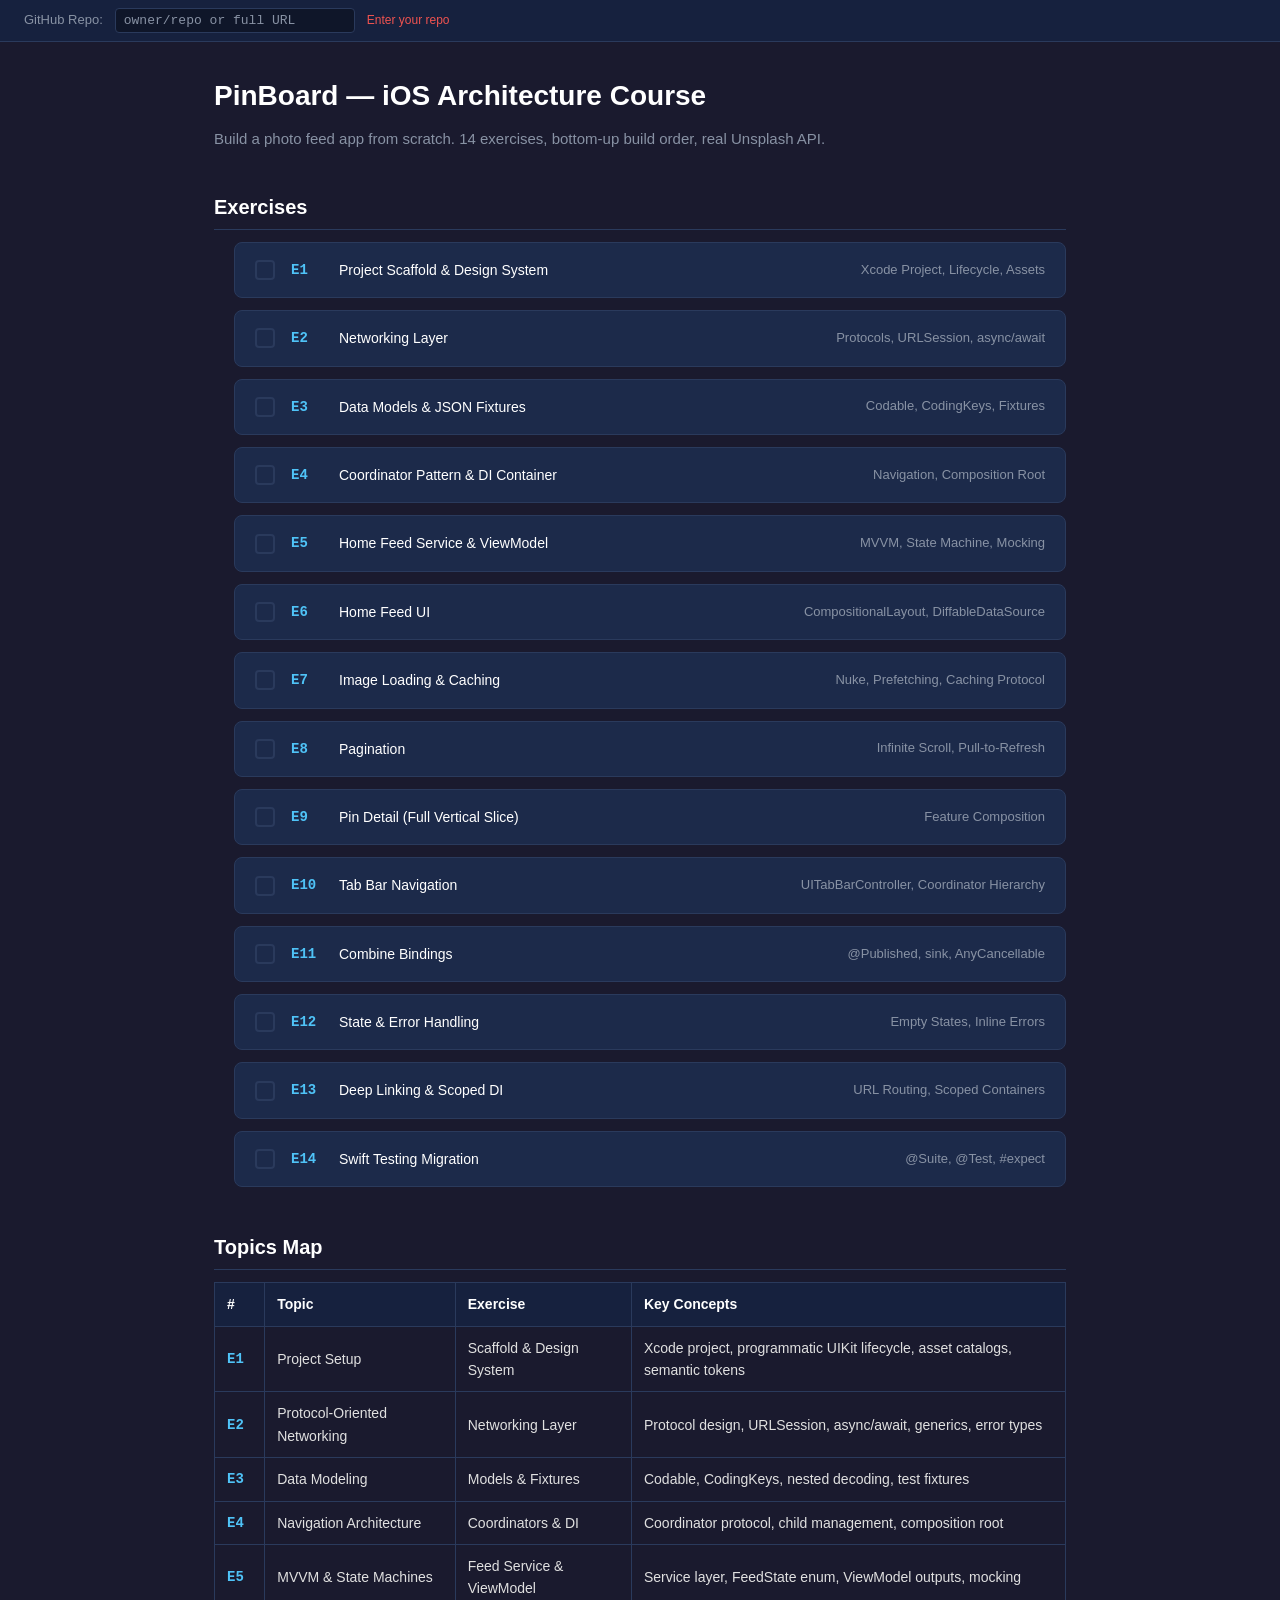
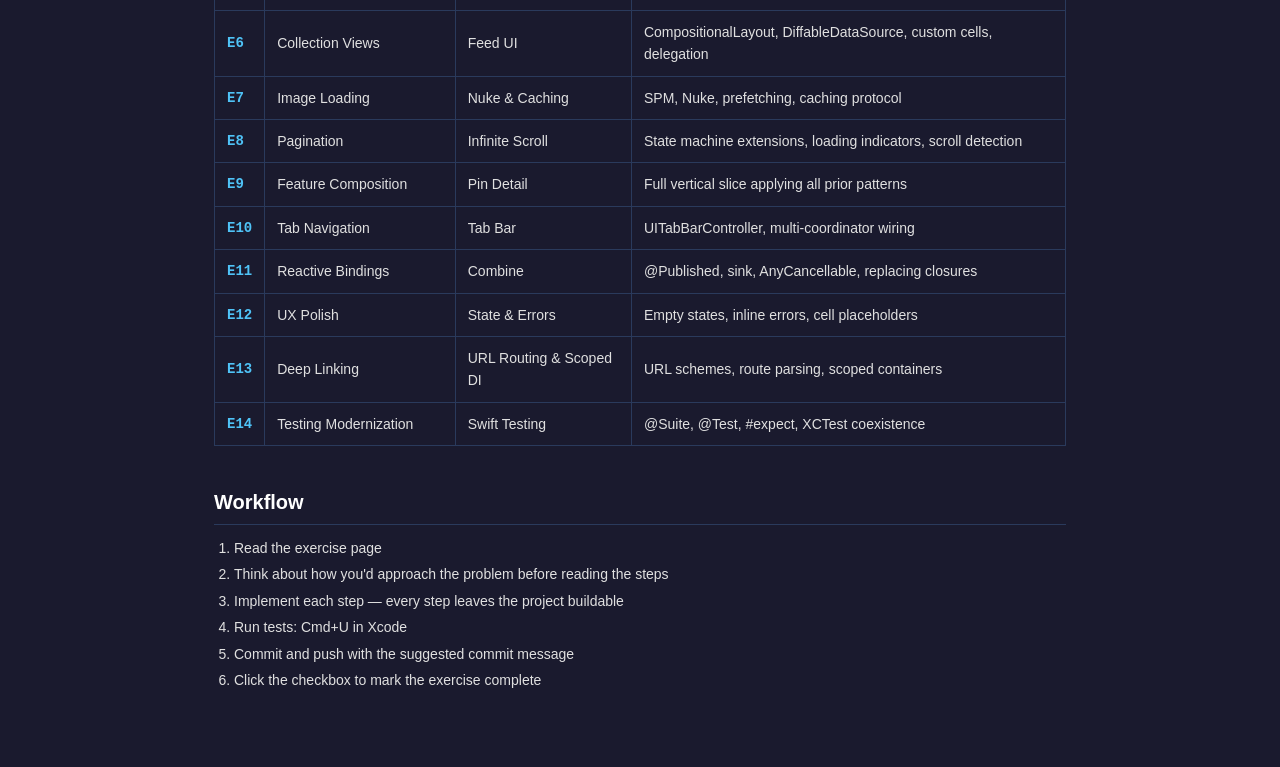
<file: exercises/index.html>
<!DOCTYPE html>
<html lang="en">
<head>
  <meta charset="UTF-8">
  <meta name="viewport" content="width=device-width, initial-scale=1.0">
  <title>PinBoard — iOS Architecture Course</title>
  <link rel="stylesheet" href="shared.css">
</head>
<body>

<div class="settings-bar">
  <label>GitHub Repo:</label>
  <input type="text" placeholder="owner/repo or full URL">
  <span class="status error">Enter your repo</span>
</div>

<div class="container">

  <h1>PinBoard — iOS Architecture Course</h1>
  <p class="subtitle">Build a photo feed app from scratch. 14 exercises, bottom-up build order, real Unsplash API.</p>

  <h2>Exercises</h2>
  <ul class="exercise-list">
    <li class="exercise-item">
      <div class="check" data-exercise="e01"></div>
      <span class="number">E1</span>
      <a href="e01-scaffold.html">Project Scaffold &amp; Design System</a>
      <span class="topic">Xcode Project, Lifecycle, Assets</span>
    </li>
    <li class="exercise-item">
      <div class="check" data-exercise="e02"></div>
      <span class="number">E2</span>
      <a href="e02-networking.html">Networking Layer</a>
      <span class="topic">Protocols, URLSession, async/await</span>
    </li>
    <li class="exercise-item">
      <div class="check" data-exercise="e03"></div>
      <span class="number">E3</span>
      <a href="e03-models.html">Data Models &amp; JSON Fixtures</a>
      <span class="topic">Codable, CodingKeys, Fixtures</span>
    </li>
    <li class="exercise-item">
      <div class="check" data-exercise="e04"></div>
      <span class="number">E4</span>
      <a href="e04-coordinators.html">Coordinator Pattern &amp; DI Container</a>
      <span class="topic">Navigation, Composition Root</span>
    </li>
    <li class="exercise-item">
      <div class="check" data-exercise="e05"></div>
      <span class="number">E5</span>
      <a href="e05-feed-viewmodel.html">Home Feed Service &amp; ViewModel</a>
      <span class="topic">MVVM, State Machine, Mocking</span>
    </li>
    <li class="exercise-item">
      <div class="check" data-exercise="e06"></div>
      <span class="number">E6</span>
      <a href="e06-feed-ui.html">Home Feed UI</a>
      <span class="topic">CompositionalLayout, DiffableDataSource</span>
    </li>
    <li class="exercise-item">
      <div class="check" data-exercise="e07"></div>
      <span class="number">E7</span>
      <a href="e07-image-loading.html">Image Loading &amp; Caching</a>
      <span class="topic">Nuke, Prefetching, Caching Protocol</span>
    </li>
    <li class="exercise-item">
      <div class="check" data-exercise="e08"></div>
      <span class="number">E8</span>
      <a href="e08-pagination.html">Pagination</a>
      <span class="topic">Infinite Scroll, Pull-to-Refresh</span>
    </li>
    <li class="exercise-item">
      <div class="check" data-exercise="e09"></div>
      <span class="number">E9</span>
      <a href="e09-pin-detail.html">Pin Detail (Full Vertical Slice)</a>
      <span class="topic">Feature Composition</span>
    </li>
    <li class="exercise-item">
      <div class="check" data-exercise="e10"></div>
      <span class="number">E10</span>
      <a href="e10-tab-bar.html">Tab Bar Navigation</a>
      <span class="topic">UITabBarController, Coordinator Hierarchy</span>
    </li>
    <li class="exercise-item">
      <div class="check" data-exercise="e11"></div>
      <span class="number">E11</span>
      <a href="e11-combine.html">Combine Bindings</a>
      <span class="topic">@Published, sink, AnyCancellable</span>
    </li>
    <li class="exercise-item">
      <div class="check" data-exercise="e12"></div>
      <span class="number">E12</span>
      <a href="e12-state-errors.html">State &amp; Error Handling</a>
      <span class="topic">Empty States, Inline Errors</span>
    </li>
    <li class="exercise-item">
      <div class="check" data-exercise="e13"></div>
      <span class="number">E13</span>
      <a href="e13-deep-linking.html">Deep Linking &amp; Scoped DI</a>
      <span class="topic">URL Routing, Scoped Containers</span>
    </li>
    <li class="exercise-item">
      <div class="check" data-exercise="e14"></div>
      <span class="number">E14</span>
      <a href="e14-swift-testing.html">Swift Testing Migration</a>
      <span class="topic">@Suite, @Test, #expect</span>
    </li>
  </ul>

  <h2>Topics Map</h2>
  <table class="topic-map">
    <thead>
      <tr><th>#</th><th>Topic</th><th>Exercise</th><th>Key Concepts</th></tr>
    </thead>
    <tbody>
      <tr><td>E1</td><td>Project Setup</td><td>Scaffold &amp; Design System</td><td>Xcode project, programmatic UIKit lifecycle, asset catalogs, semantic tokens</td></tr>
      <tr><td>E2</td><td>Protocol-Oriented Networking</td><td>Networking Layer</td><td>Protocol design, URLSession, async/await, generics, error types</td></tr>
      <tr><td>E3</td><td>Data Modeling</td><td>Models &amp; Fixtures</td><td>Codable, CodingKeys, nested decoding, test fixtures</td></tr>
      <tr><td>E4</td><td>Navigation Architecture</td><td>Coordinators &amp; DI</td><td>Coordinator protocol, child management, composition root</td></tr>
      <tr><td>E5</td><td>MVVM &amp; State Machines</td><td>Feed Service &amp; ViewModel</td><td>Service layer, FeedState enum, ViewModel outputs, mocking</td></tr>
      <tr><td>E6</td><td>Collection Views</td><td>Feed UI</td><td>CompositionalLayout, DiffableDataSource, custom cells, delegation</td></tr>
      <tr><td>E7</td><td>Image Loading</td><td>Nuke &amp; Caching</td><td>SPM, Nuke, prefetching, caching protocol</td></tr>
      <tr><td>E8</td><td>Pagination</td><td>Infinite Scroll</td><td>State machine extensions, loading indicators, scroll detection</td></tr>
      <tr><td>E9</td><td>Feature Composition</td><td>Pin Detail</td><td>Full vertical slice applying all prior patterns</td></tr>
      <tr><td>E10</td><td>Tab Navigation</td><td>Tab Bar</td><td>UITabBarController, multi-coordinator wiring</td></tr>
      <tr><td>E11</td><td>Reactive Bindings</td><td>Combine</td><td>@Published, sink, AnyCancellable, replacing closures</td></tr>
      <tr><td>E12</td><td>UX Polish</td><td>State &amp; Errors</td><td>Empty states, inline errors, cell placeholders</td></tr>
      <tr><td>E13</td><td>Deep Linking</td><td>URL Routing &amp; Scoped DI</td><td>URL schemes, route parsing, scoped containers</td></tr>
      <tr><td>E14</td><td>Testing Modernization</td><td>Swift Testing</td><td>@Suite, @Test, #expect, XCTest coexistence</td></tr>
    </tbody>
  </table>

  <h2>Workflow</h2>
  <ol>
    <li>Read the exercise page</li>
    <li>Think about how you'd approach the problem before reading the steps</li>
    <li>Implement each step — every step leaves the project buildable</li>
    <li>Run tests: Cmd+U in Xcode</li>
    <li>Commit and push with the suggested commit message</li>
    <li>Click the checkbox to mark the exercise complete</li>
  </ol>

</div>

<script src="shared.js"></script>
</body>
</html>
</file>
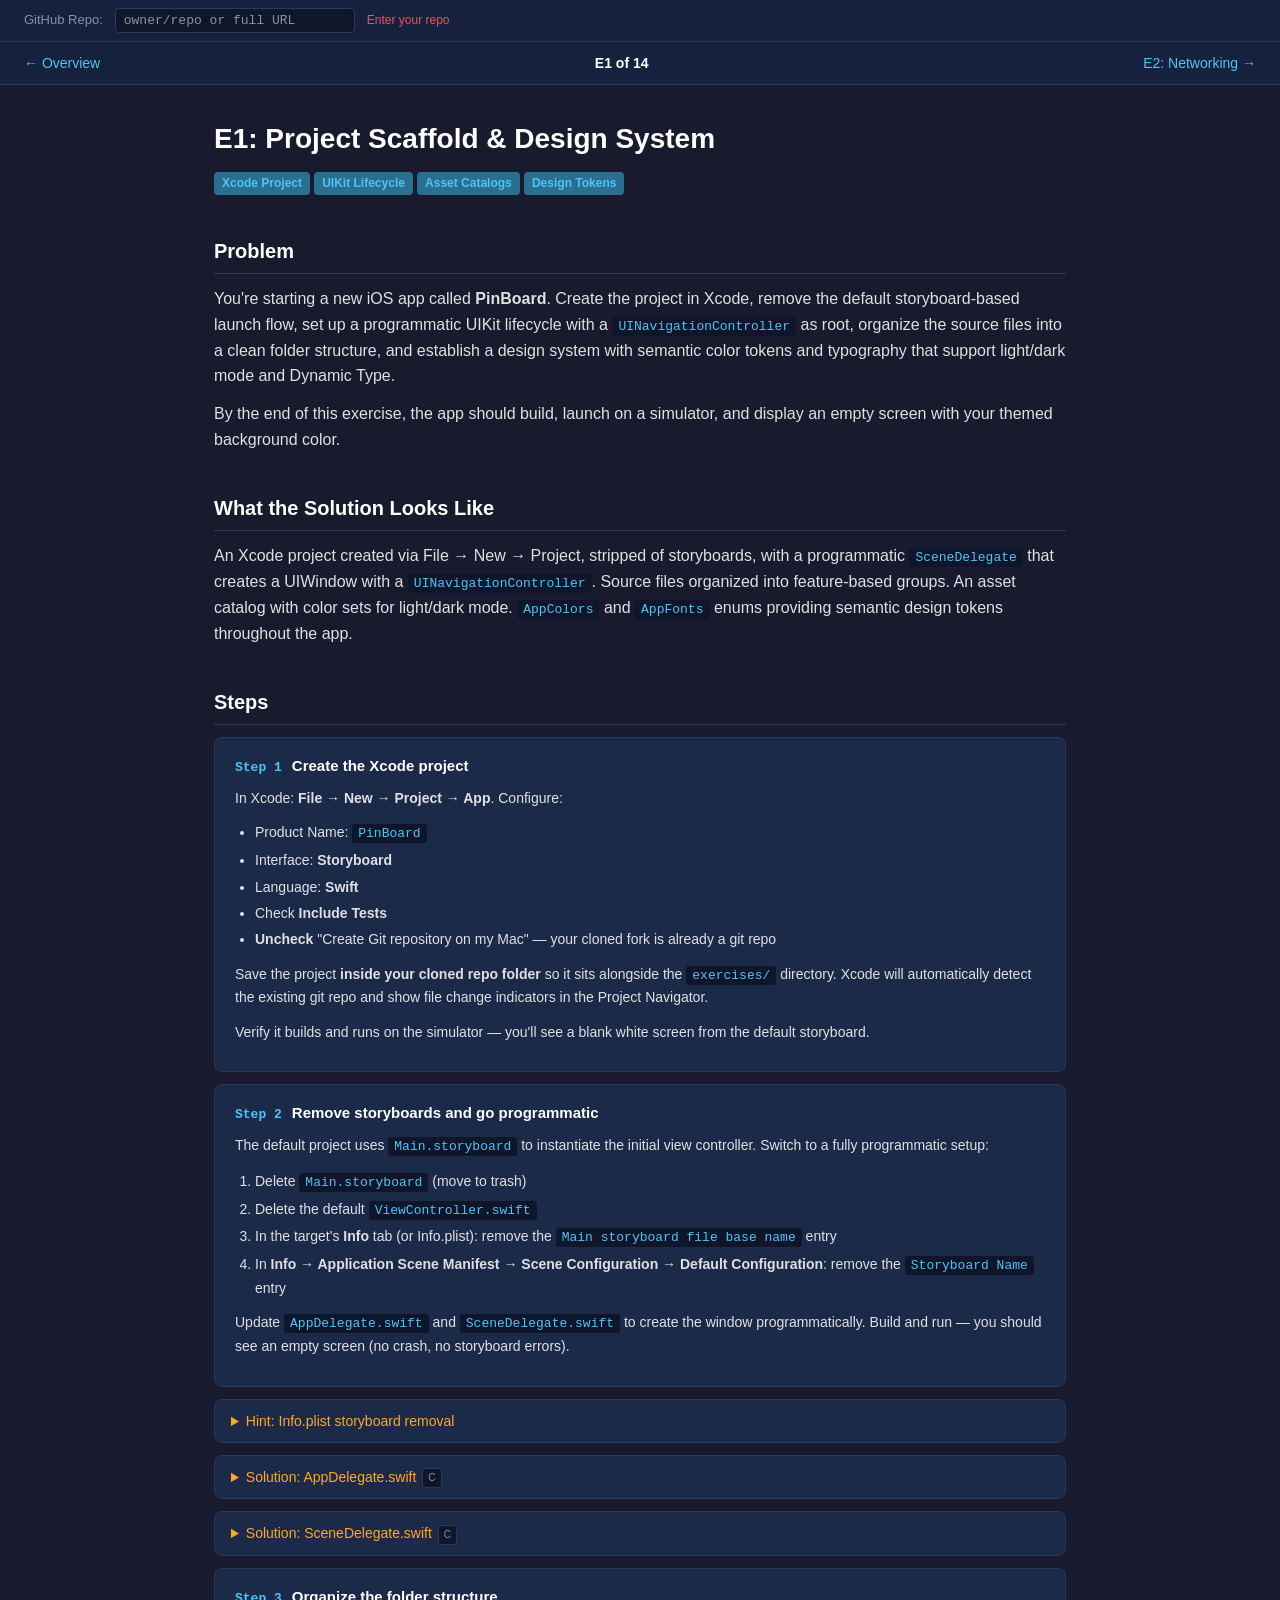
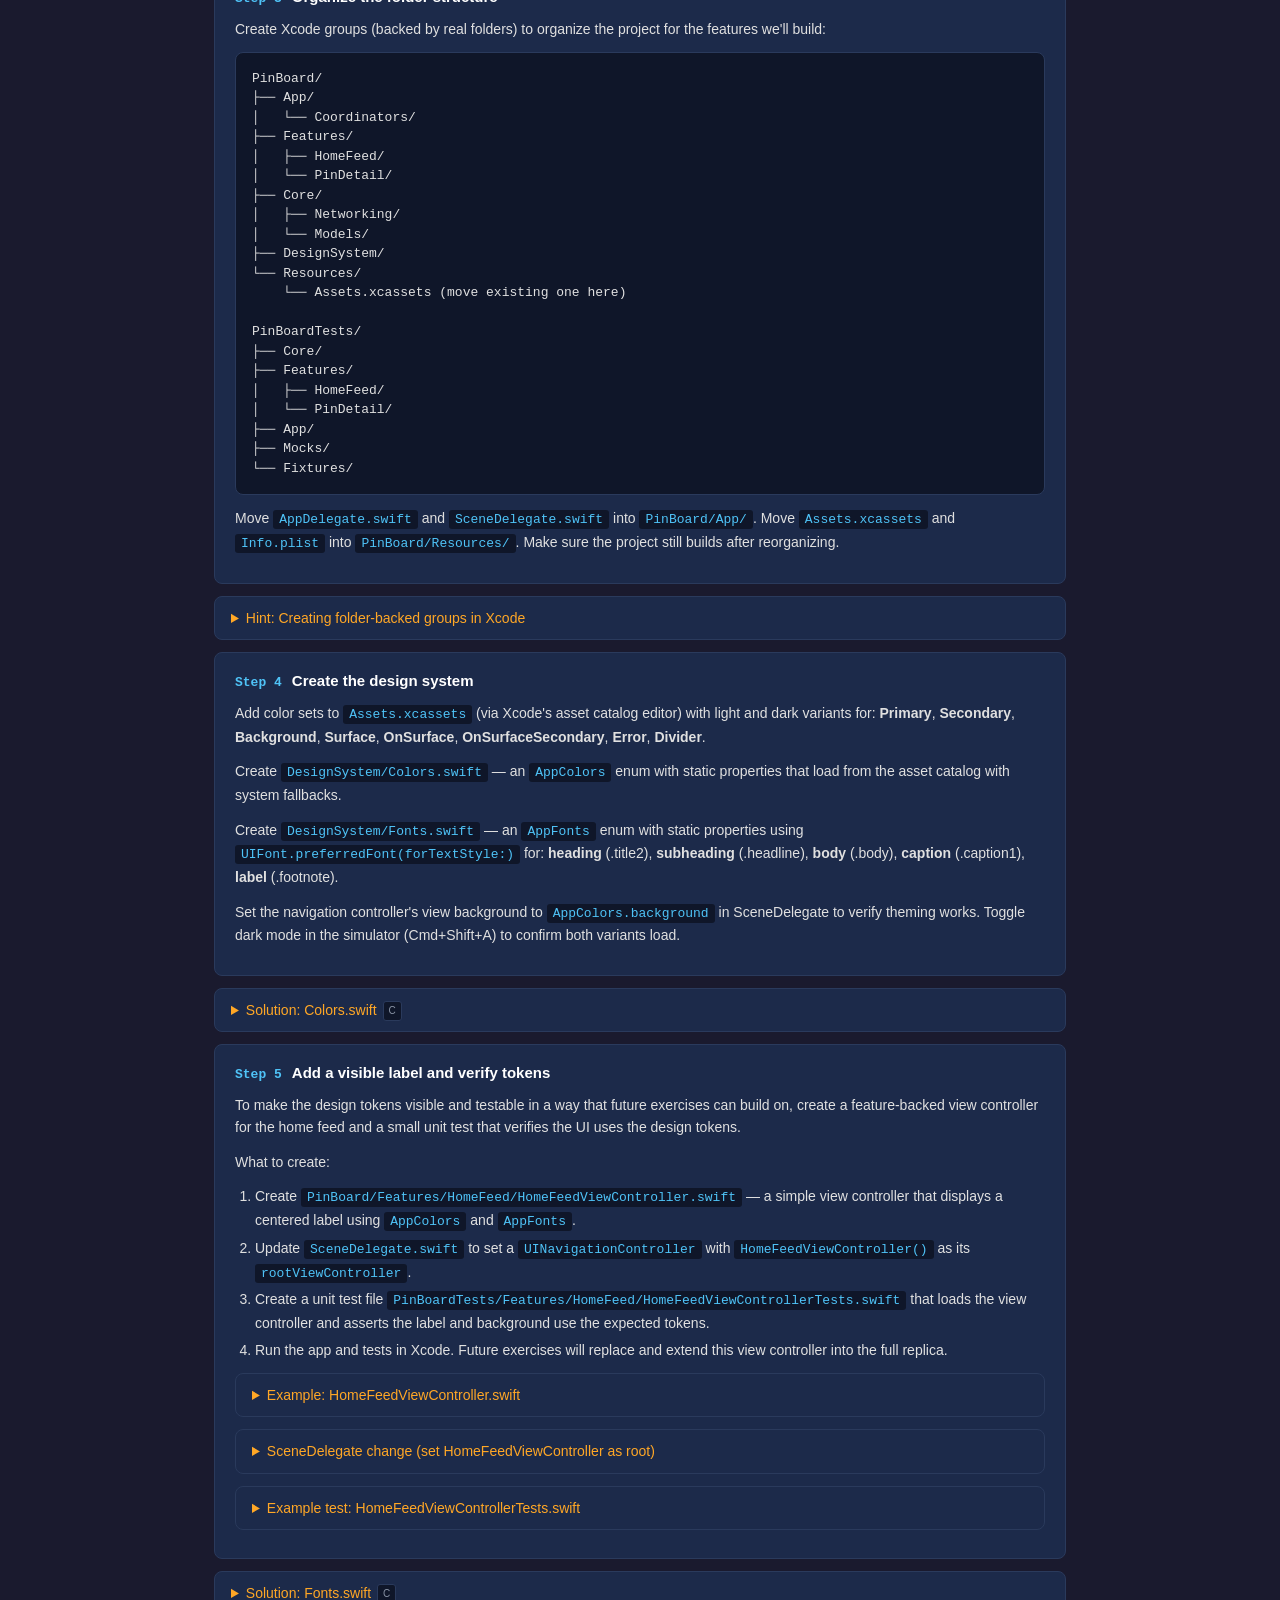
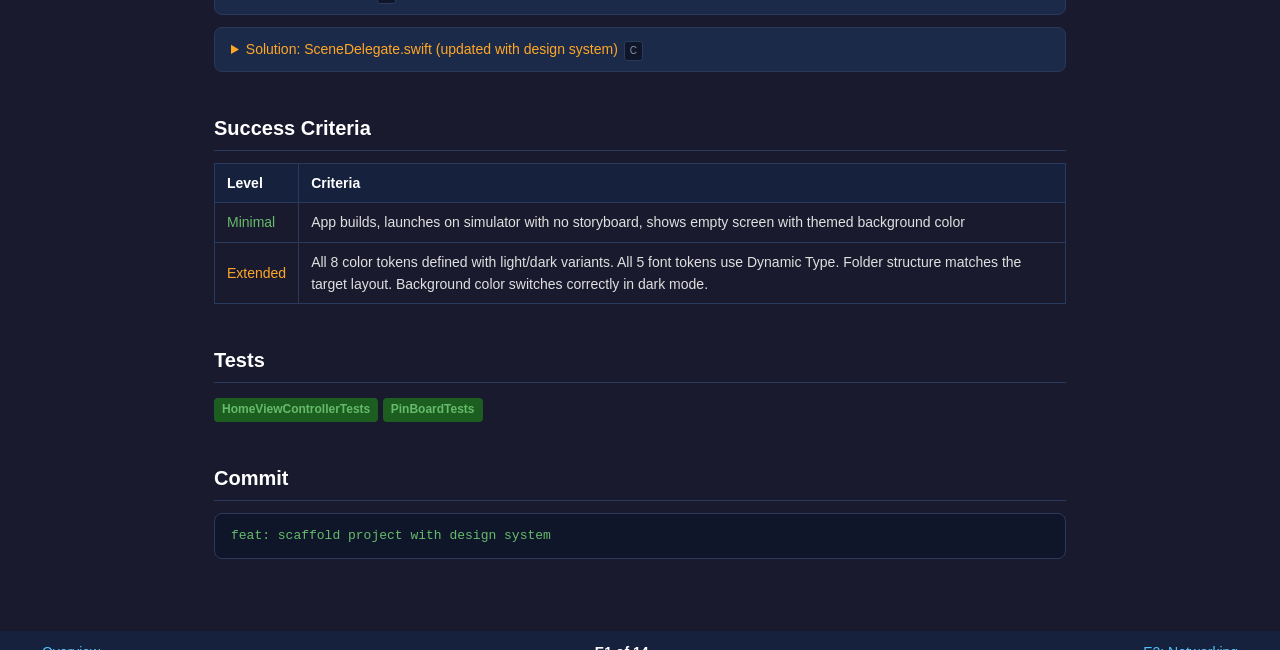
<file: exercises/e01-scaffold.html>
<!DOCTYPE html>
<html lang="en">
<head>
  <meta charset="UTF-8">
  <meta name="viewport" content="width=device-width, initial-scale=1.0">
  <title>E1: Project Scaffold & Design System — PinBoard Course</title>
  <link rel="stylesheet" href="shared.css">
</head>
<body>

<div class="settings-bar">
  <label>GitHub Repo:</label>
  <input type="text" placeholder="owner/repo or full URL">
  <span class="status error">Enter your repo</span>
</div>

<nav class="nav-bar">
  <div class="nav-group">
    <a href="index.html">← Overview</a>
  </div>
  <span class="nav-title">E1 of 14</span>
  <div class="nav-group">
    <a href="e02-networking.html">E2: Networking →</a>
  </div>
</nav>

<div class="container">

  <h1>E1: Project Scaffold &amp; Design System</h1>
  <p class="subtitle">
    <span class="tag tag-topic">Xcode Project</span>
    <span class="tag tag-topic">UIKit Lifecycle</span>
    <span class="tag tag-topic">Asset Catalogs</span>
    <span class="tag tag-topic">Design Tokens</span>
  </p>

  <h2>Problem</h2>
  <p>You're starting a new iOS app called <strong>PinBoard</strong>. Create the project in Xcode, remove the default storyboard-based launch flow, set up a programmatic UIKit lifecycle with a <code>UINavigationController</code> as root, organize the source files into a clean folder structure, and establish a design system with semantic color tokens and typography that support light/dark mode and Dynamic Type.</p>
  <p>By the end of this exercise, the app should build, launch on a simulator, and display an empty screen with your themed background color.</p>

  <h2>What the Solution Looks Like</h2>
  <p>An Xcode project created via File → New → Project, stripped of storyboards, with a programmatic <code>SceneDelegate</code> that creates a UIWindow with a <code>UINavigationController</code>. Source files organized into feature-based groups. An asset catalog with color sets for light/dark mode. <code>AppColors</code> and <code>AppFonts</code> enums providing semantic design tokens throughout the app.</p>

  <h2>Steps</h2>

  <div class="step">
    <div class="step-header">
      <span class="step-num">Step 1</span>
      <span class="step-title">Create the Xcode project</span>
    </div>
    <p>In Xcode: <strong>File → New → Project → App</strong>. Configure:</p>
    <ul>
      <li>Product Name: <code>PinBoard</code></li>
      <li>Interface: <strong>Storyboard</strong></li>
      <li>Language: <strong>Swift</strong></li>
      <li>Check <strong>Include Tests</strong></li>
      <li><strong>Uncheck</strong> "Create Git repository on my Mac" — your cloned fork is already a git repo</li>
    </ul>
    <p>Save the project <strong>inside your cloned repo folder</strong> so it sits alongside the <code>exercises/</code> directory. Xcode will automatically detect the existing git repo and show file change indicators in the Project Navigator.</p>
    <p>Verify it builds and runs on the simulator — you'll see a blank white screen from the default storyboard.</p>
  </div>

  <div class="step">
    <div class="step-header">
      <span class="step-num">Step 2</span>
      <span class="step-title">Remove storyboards and go programmatic</span>
    </div>
    <p>The default project uses <code>Main.storyboard</code> to instantiate the initial view controller. Switch to a fully programmatic setup:</p>
    <ol>
      <li>Delete <code>Main.storyboard</code> (move to trash)</li>
      <li>Delete the default <code>ViewController.swift</code></li>
      <li>In the target's <strong>Info</strong> tab (or Info.plist): remove the <code>Main storyboard file base name</code> entry</li>
      <li>In <strong>Info → Application Scene Manifest → Scene Configuration → Default Configuration</strong>: remove the <code>Storyboard Name</code> entry</li>
    </ol>
    <p>Update <code>AppDelegate.swift</code> and <code>SceneDelegate.swift</code> to create the window programmatically. Build and run — you should see an empty screen (no crash, no storyboard errors).</p>
  </div>

  <details>
    <summary>Hint: Info.plist storyboard removal</summary>
    <div class="hint-body">
      <p>If editing Info.plist as source code, remove these keys:</p>
<pre><code>&lt;!-- Remove this from the top level --&gt;
&lt;key&gt;UIMainStoryboardFile&lt;/key&gt;
&lt;string&gt;Main&lt;/string&gt;

&lt;!-- Inside UIApplicationSceneManifest → UISceneConfigurations → UIWindowSceneSessionRoleApplication, remove: --&gt;
&lt;key&gt;UISceneStoryboardFile&lt;/key&gt;
&lt;string&gt;Main&lt;/string&gt;</code></pre>
      <p>Alternatively, in the target's General tab, clear the "Main Interface" field.</p>
    </div>
  </details>

  <details>
    <summary>Solution: AppDelegate.swift</summary>
    <div class="hint-body">
<pre><code>import UIKit

@main
class AppDelegate: UIResponder, UIApplicationDelegate {
    func application(
        _ application: UIApplication,
        didFinishLaunchingWithOptions launchOptions: [UIApplication.LaunchOptionsKey: Any]?
    ) -> Bool {
        return true
    }

    func application(
        _ application: UIApplication,
        configurationForConnecting connectingSceneSession: UISceneSession,
        options: UIScene.ConnectionOptions
    ) -> UISceneConfiguration {
        UISceneConfiguration(name: "Default Configuration", sessionRole: connectingSceneSession.role)
    }
}</code></pre>
    </div>
  </details>

  <details>
    <summary>Solution: SceneDelegate.swift</summary>
    <div class="hint-body">
<pre><code>import UIKit

class SceneDelegate: UIResponder, UIWindowSceneDelegate {
    var window: UIWindow?

    func scene(
        _ scene: UIScene,
        willConnectTo session: UISceneSession,
        options connectionOptions: UIScene.ConnectionOptions
    ) {
        guard let windowScene = scene as? UIWindowScene else { return }
        let window = UIWindow(windowScene: windowScene)
        let nav = UINavigationController()
        window.rootViewController = nav
        window.makeKeyAndVisible()
        self.window = window
    }
}</code></pre>
    </div>
  </details>

  <div class="step">
    <div class="step-header">
      <span class="step-num">Step 3</span>
      <span class="step-title">Organize the folder structure</span>
    </div>
    <p>Create Xcode groups (backed by real folders) to organize the project for the features we'll build:</p>
<pre><code>PinBoard/
├── App/
│   └── Coordinators/
├── Features/
│   ├── HomeFeed/
│   └── PinDetail/
├── Core/
│   ├── Networking/
│   └── Models/
├── DesignSystem/
└── Resources/
    └── Assets.xcassets (move existing one here)

PinBoardTests/
├── Core/
├── Features/
│   ├── HomeFeed/
│   └── PinDetail/
├── App/
├── Mocks/
└── Fixtures/</code></pre>
    <p>Move <code>AppDelegate.swift</code> and <code>SceneDelegate.swift</code> into <code>PinBoard/App/</code>. Move <code>Assets.xcassets</code> and <code>Info.plist</code> into <code>PinBoard/Resources/</code>. Make sure the project still builds after reorganizing.</p>
  </div>

  <details>
    <summary>Hint: Creating folder-backed groups in Xcode</summary>
    <div class="hint-body">
      <p>In Xcode's Project Navigator, right-click the <code>PinBoard</code> group → <strong>New Group</strong>. Name it (e.g., "App"). Xcode creates both the group and a matching folder on disk. Drag existing files into the new groups. If Xcode shows files in red, check that the file's location matches via the File Inspector (right panel).</p>
      <p>You can also create folders in Finder first, then drag them into Xcode and choose "Create groups."</p>
    </div>
  </details>

  <div class="step">
    <div class="step-header">
      <span class="step-num">Step 4</span>
      <span class="step-title">Create the design system</span>
    </div>
    <p>Add color sets to <code>Assets.xcassets</code> (via Xcode's asset catalog editor) with light and dark variants for: <strong>Primary</strong>, <strong>Secondary</strong>, <strong>Background</strong>, <strong>Surface</strong>, <strong>OnSurface</strong>, <strong>OnSurfaceSecondary</strong>, <strong>Error</strong>, <strong>Divider</strong>.</p>
    <p>Create <code>DesignSystem/Colors.swift</code> — an <code>AppColors</code> enum with static properties that load from the asset catalog with system fallbacks.</p>
    <p>Create <code>DesignSystem/Fonts.swift</code> — an <code>AppFonts</code> enum with static properties using <code>UIFont.preferredFont(forTextStyle:)</code> for: <strong>heading</strong> (.title2), <strong>subheading</strong> (.headline), <strong>body</strong> (.body), <strong>caption</strong> (.caption1), <strong>label</strong> (.footnote).</p>
    <p>Set the navigation controller's view background to <code>AppColors.background</code> in SceneDelegate to verify theming works. Toggle dark mode in the simulator (Cmd+Shift+A) to confirm both variants load.</p>
  </div>

  <details>
    <summary>Solution: Colors.swift</summary>
    <div class="hint-body">
<pre><code>import UIKit

enum AppColors {
    static let primary = UIColor(named: "Primary") ?? .systemRed
    static let secondary = UIColor(named: "Secondary") ?? .secondaryLabel
    static let background = UIColor(named: "Background") ?? .systemBackground
    static let surface = UIColor(named: "Surface") ?? .secondarySystemBackground
    static let onSurface = UIColor(named: "OnSurface") ?? .label
    static let onSurfaceSecondary = UIColor(named: "OnSurfaceSecondary") ?? .secondaryLabel
    static let error = UIColor(named: "Error") ?? .systemRed
    static let divider = UIColor(named: "Divider") ?? .separator
}</code></pre>
    </div>
  </details>

  <div class="step">
    <div class="step-header">
      <span class="step-num">Step 5</span>
      <span class="step-title">Add a visible label and verify tokens</span>
    </div>
    <p>To make the design tokens visible and testable in a way that future exercises can build on, create a feature-backed view controller for the home feed and a small unit test that verifies the UI uses the design tokens.</p>
    <p>What to create:</p>
    <ol>
      <li>Create <code>PinBoard/Features/HomeFeed/HomeFeedViewController.swift</code> — a simple view controller that displays a centered label using <code>AppColors</code> and <code>AppFonts</code>.</li>
      <li>Update <code>SceneDelegate.swift</code> to set a <code>UINavigationController</code> with <code>HomeFeedViewController()</code> as its <code>rootViewController</code>.</li>
      <li>Create a unit test file <code>PinBoardTests/Features/HomeFeed/HomeFeedViewControllerTests.swift</code> that loads the view controller and asserts the label and background use the expected tokens.</li>
      <li>Run the app and tests in Xcode. Future exercises will replace and extend this view controller into the full replica.</li>
    </ol>

    <details>
      <summary>Example: HomeFeedViewController.swift</summary>
      <div class="hint-body">
<pre><code>import UIKit

final class HomeFeedViewController: UIViewController {
    private let titleLabel = UILabel()

    override func viewDidLoad() {
        super.viewDidLoad()
        view.backgroundColor = AppColors.background

        titleLabel.text = "PinBoard"
        titleLabel.textColor = AppColors.onSurface
        titleLabel.font = AppFonts.heading
        titleLabel.translatesAutoresizingMaskIntoConstraints = false

        view.addSubview(titleLabel)
        NSLayoutConstraint.activate([
            titleLabel.centerXAnchor.constraint(equalTo: view.centerXAnchor),
            titleLabel.centerYAnchor.constraint(equalTo: view.centerYAnchor)
        ])
    }
}
</code></pre>
      </div>
    </details>

    <details>
      <summary>SceneDelegate change (set HomeFeedViewController as root)</summary>
      <div class="hint-body">
<pre><code>guard let windowScene = scene as? UIWindowScene else { return }
let window = UIWindow(windowScene: windowScene)
let home = HomeFeedViewController()
let nav = UINavigationController(rootViewController: home)
nav.view.backgroundColor = AppColors.background
window.rootViewController = nav
window.makeKeyAndVisible()
self.window = window
</code></pre>
      </div>
    </details>

    <details>
      <summary>Example test: HomeFeedViewControllerTests.swift</summary>
      <div class="hint-body">
<pre><code>import XCTest
@testable import PinBoard

class HomeFeedViewControllerTests: XCTestCase {
    func test_labelAndBackgroundUseDesignTokens() {
        let vc = HomeFeedViewController()
        vc.loadViewIfNeeded()

        XCTAssertEqual(vc.view.backgroundColor, AppColors.background)

        let label = vc.view.subviews.compactMap { $0 as? UILabel }.first
        XCTAssertNotNil(label)
        XCTAssertEqual(label?.text, "PinBoard")
        XCTAssertEqual(label?.textColor, AppColors.onSurface)
        XCTAssertEqual(label?.font, AppFonts.heading)
    }
}
</code></pre>
      </div>
    </details>
  </div>

  <details>
    <summary>Solution: Fonts.swift</summary>
    <div class="hint-body">
<pre><code>import UIKit

enum AppFonts {
    static let heading = UIFont.preferredFont(forTextStyle: .title2)
    static let subheading = UIFont.preferredFont(forTextStyle: .headline)
    static let body = UIFont.preferredFont(forTextStyle: .body)
    static let caption = UIFont.preferredFont(forTextStyle: .caption1)
    static let label = UIFont.preferredFont(forTextStyle: .footnote)
}</code></pre>
    </div>
  </details>

  <details>
    <summary>Solution: SceneDelegate.swift (updated with design system)</summary>
    <div class="hint-body">
<pre><code>import UIKit

class SceneDelegate: UIResponder, UIWindowSceneDelegate {
    var window: UIWindow?

    func scene(
        _ scene: UIScene,
        willConnectTo session: UISceneSession,
        options connectionOptions: UIScene.ConnectionOptions
    ) {
        guard let windowScene = scene as? UIWindowScene else { return }
        let window = UIWindow(windowScene: windowScene)
        let nav = UINavigationController()
        nav.view.backgroundColor = AppColors.background
        window.rootViewController = nav
        window.makeKeyAndVisible()
        self.window = window
    }
}</code></pre>
    </div>
  </details>

  <h2>Success Criteria</h2>
  <table class="rubric">
    <thead><tr><th>Level</th><th>Criteria</th></tr></thead>
    <tbody>
      <tr><td class="label-min">Minimal</td><td>App builds, launches on simulator with no storyboard, shows empty screen with themed background color</td></tr>
      <tr><td class="label-ext">Extended</td><td>All 8 color tokens defined with light/dark variants. All 5 font tokens use Dynamic Type. Folder structure matches the target layout. Background color switches correctly in dark mode.</td></tr>
    </tbody>
  </table>

  <h2>Tests</h2>
  <p><span class="tag tag-test">HomeViewControllerTests</span> <span class="tag tag-test">PinBoardTests</span></p>

  <h2>Commit</h2>
  <div class="commit-msg">feat: scaffold project with design system</div>

</div>

<nav class="nav-bar">
  <div class="nav-group">
    <a href="index.html">← Overview</a>
  </div>
  <span class="nav-title">E1 of 14</span>
  <div class="nav-group">
    <a href="e02-networking.html">E2: Networking →</a>
  </div>
</nav>

<script src="shared.js"></script>
</body>
</html>
</file>
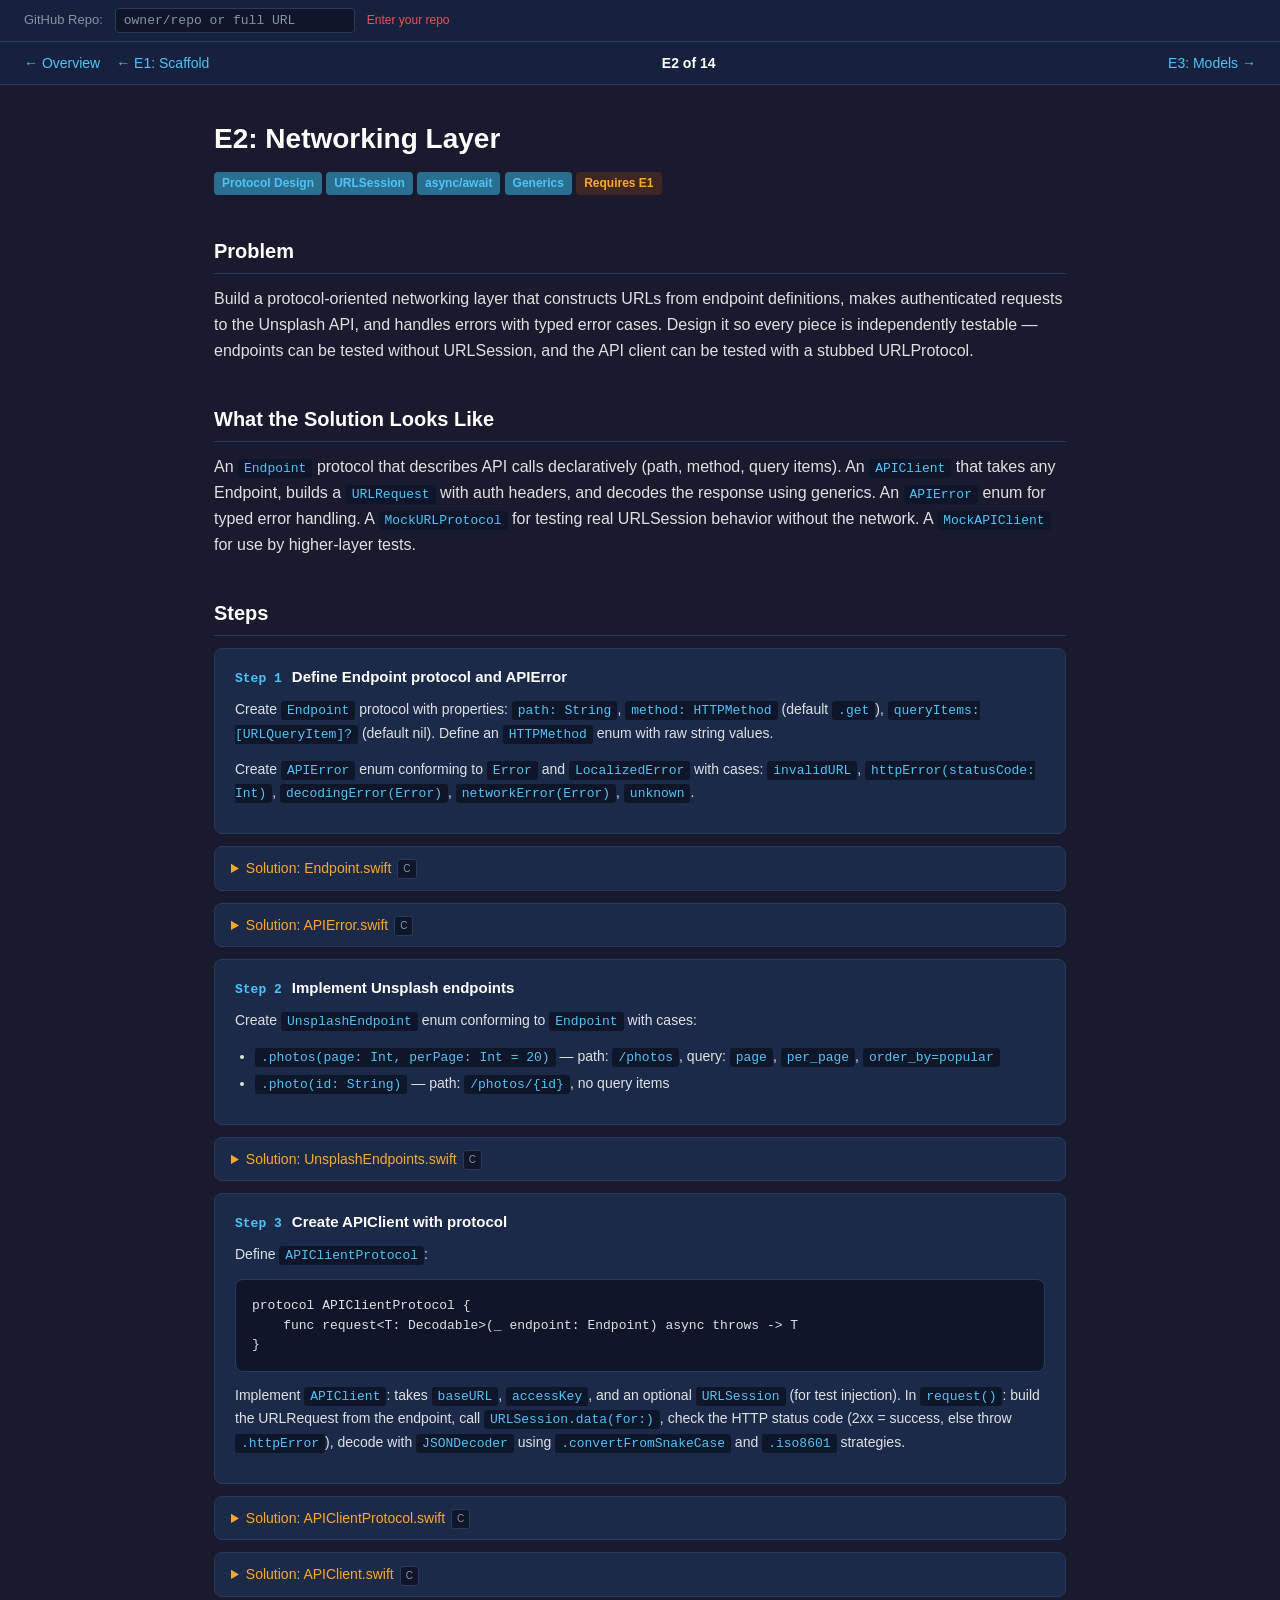
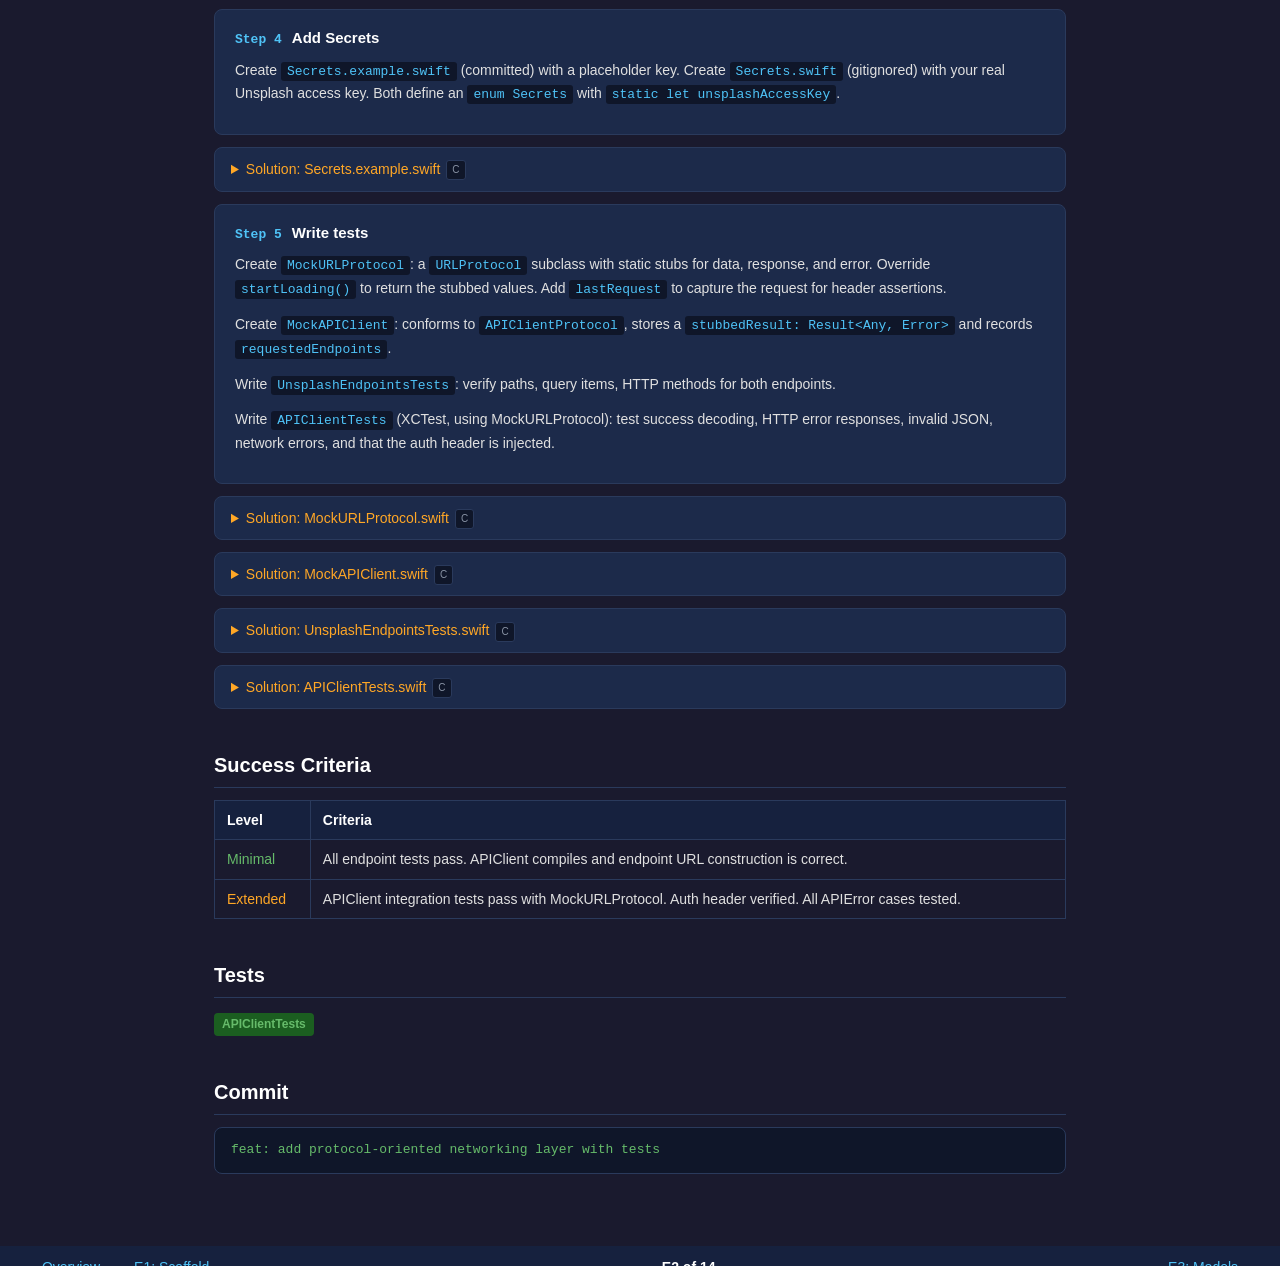
<file: exercises/e02-networking.html>
<!DOCTYPE html>
<html lang="en">
<head>
  <meta charset="UTF-8">
  <meta name="viewport" content="width=device-width, initial-scale=1.0">
  <title>E2: Networking Layer — PinBoard Course</title>
  <link rel="stylesheet" href="shared.css">
</head>
<body>

<div class="settings-bar">
  <label>GitHub Repo:</label>
  <input type="text" placeholder="owner/repo or full URL">
  <span class="status error">Enter your repo</span>
</div>

<nav class="nav-bar">
  <div class="nav-group">
    <a href="index.html">← Overview</a>
    <a href="e01-scaffold.html">← E1: Scaffold</a>
  </div>
  <span class="nav-title">E2 of 14</span>
  <div class="nav-group">
    <a href="e03-models.html">E3: Models →</a>
  </div>
</nav>

<div class="container">

  <h1>E2: Networking Layer</h1>
  <p class="subtitle">
    <span class="tag tag-topic">Protocol Design</span>
    <span class="tag tag-topic">URLSession</span>
    <span class="tag tag-topic">async/await</span>
    <span class="tag tag-topic">Generics</span>
    <span class="tag tag-prereq">Requires E1</span>
  </p>

  <h2>Problem</h2>
  <p>Build a protocol-oriented networking layer that constructs URLs from endpoint definitions, makes authenticated requests to the Unsplash API, and handles errors with typed error cases. Design it so every piece is independently testable — endpoints can be tested without URLSession, and the API client can be tested with a stubbed URLProtocol.</p>

  <h2>What the Solution Looks Like</h2>
  <p>An <code>Endpoint</code> protocol that describes API calls declaratively (path, method, query items). An <code>APIClient</code> that takes any Endpoint, builds a <code>URLRequest</code> with auth headers, and decodes the response using generics. An <code>APIError</code> enum for typed error handling. A <code>MockURLProtocol</code> for testing real URLSession behavior without the network. A <code>MockAPIClient</code> for use by higher-layer tests.</p>

  <h2>Steps</h2>

  <div class="step">
    <div class="step-header">
      <span class="step-num">Step 1</span>
      <span class="step-title">Define Endpoint protocol and APIError</span>
    </div>
    <p>Create <code>Endpoint</code> protocol with properties: <code>path: String</code>, <code>method: HTTPMethod</code> (default <code>.get</code>), <code>queryItems: [URLQueryItem]?</code> (default nil). Define an <code>HTTPMethod</code> enum with raw string values.</p>
    <p>Create <code>APIError</code> enum conforming to <code>Error</code> and <code>LocalizedError</code> with cases: <code>invalidURL</code>, <code>httpError(statusCode: Int)</code>, <code>decodingError(Error)</code>, <code>networkError(Error)</code>, <code>unknown</code>.</p>
  </div>

  <details>
    <summary>Solution: Endpoint.swift</summary>
    <div class="hint-body">
<pre><code>import Foundation

protocol Endpoint {
    var path: String { get }
    var method: HTTPMethod { get }
    var queryItems: [URLQueryItem]? { get }
}

enum HTTPMethod: String {
    case get = "GET"
    case post = "POST"
}</code></pre>
    </div>
  </details>

  <details>
    <summary>Solution: APIError.swift</summary>
    <div class="hint-body">
<pre><code>import Foundation

enum APIError: Error, LocalizedError {
    case invalidURL
    case httpError(statusCode: Int)
    case decodingError(Error)
    case networkError(Error)
    case unknown

    var errorDescription: String? {
        switch self {
        case .invalidURL:
            return "Invalid URL."
        case .httpError(let statusCode):
            return "Server error (HTTP \(statusCode))."
        case .decodingError:
            return "Failed to parse server response."
        case .networkError(let error):
            return error.localizedDescription
        case .unknown:
            return "An unknown error occurred."
        }
    }
}</code></pre>
    </div>
  </details>

  <div class="step">
    <div class="step-header">
      <span class="step-num">Step 2</span>
      <span class="step-title">Implement Unsplash endpoints</span>
    </div>
    <p>Create <code>UnsplashEndpoint</code> enum conforming to <code>Endpoint</code> with cases:</p>
    <ul>
      <li><code>.photos(page: Int, perPage: Int = 20)</code> — path: <code>/photos</code>, query: <code>page</code>, <code>per_page</code>, <code>order_by=popular</code></li>
      <li><code>.photo(id: String)</code> — path: <code>/photos/{id}</code>, no query items</li>
    </ul>
  </div>

  <details>
    <summary>Solution: UnsplashEndpoints.swift</summary>
    <div class="hint-body">
<pre><code>import Foundation

enum UnsplashEndpoint: Endpoint {
    case photos(page: Int, perPage: Int = 20)
    case photo(id: String)

    var path: String {
        switch self {
        case .photos:
            return "/photos"
        case .photo(let id):
            return "/photos/\(id)"
        }
    }

    var method: HTTPMethod { .get }

    var queryItems: [URLQueryItem]? {
        switch self {
        case .photos(let page, let perPage):
            return [
                URLQueryItem(name: "page", value: "\(page)"),
                URLQueryItem(name: "per_page", value: "\(perPage)"),
                URLQueryItem(name: "order_by", value: "popular")
            ]
        case .photo:
            return nil
        }
    }
}</code></pre>
    </div>
  </details>

  <div class="step">
    <div class="step-header">
      <span class="step-num">Step 3</span>
      <span class="step-title">Create APIClient with protocol</span>
    </div>
    <p>Define <code>APIClientProtocol</code>:</p>
<pre><code>protocol APIClientProtocol {
    func request&lt;T: Decodable&gt;(_ endpoint: Endpoint) async throws -> T
}</code></pre>
    <p>Implement <code>APIClient</code>: takes <code>baseURL</code>, <code>accessKey</code>, and an optional <code>URLSession</code> (for test injection). In <code>request()</code>: build the URLRequest from the endpoint, call <code>URLSession.data(for:)</code>, check the HTTP status code (2xx = success, else throw <code>.httpError</code>), decode with <code>JSONDecoder</code> using <code>.convertFromSnakeCase</code> and <code>.iso8601</code> strategies.</p>
  </div>

  <details>
    <summary>Solution: APIClientProtocol.swift</summary>
    <div class="hint-body">
<pre><code>import Foundation

protocol APIClientProtocol {
    func request&lt;T: Decodable&gt;(_ endpoint: Endpoint) async throws -> T
}</code></pre>
    </div>
  </details>

  <details>
    <summary>Solution: APIClient.swift</summary>
    <div class="hint-body">
<pre><code>import Foundation

final class APIClient: APIClientProtocol {
    private let session: URLSession
    private let baseURL: URL
    private let accessKey: String

    init(baseURL: URL, accessKey: String, session: URLSession = .shared) {
        self.baseURL = baseURL
        self.accessKey = accessKey
        self.session = session
    }

    func request&lt;T: Decodable&gt;(_ endpoint: Endpoint) async throws -> T {
        guard var components = URLComponents(
            url: baseURL.appendingPathComponent(endpoint.path),
            resolvingAgainstBaseURL: false
        ) else {
            throw APIError.invalidURL
        }

        components.queryItems = endpoint.queryItems

        guard let url = components.url else {
            throw APIError.invalidURL
        }

        var request = URLRequest(url: url)
        request.httpMethod = endpoint.method.rawValue
        request.setValue("Client-ID \(accessKey)", forHTTPHeaderField: "Authorization")
        request.setValue("application/json", forHTTPHeaderField: "Accept")

        let data: Data
        let response: URLResponse

        do {
            (data, response) = try await session.data(for: request)
        } catch {
            throw APIError.networkError(error)
        }

        guard let httpResponse = response as? HTTPURLResponse else {
            throw APIError.unknown
        }

        guard (200...299).contains(httpResponse.statusCode) else {
            throw APIError.httpError(statusCode: httpResponse.statusCode)
        }

        do {
            let decoder = JSONDecoder()
            decoder.keyDecodingStrategy = .convertFromSnakeCase
            decoder.dateDecodingStrategy = .iso8601
            return try decoder.decode(T.self, from: data)
        } catch {
            throw APIError.decodingError(error)
        }
    }
}</code></pre>
    </div>
  </details>

  <div class="step">
    <div class="step-header">
      <span class="step-num">Step 4</span>
      <span class="step-title">Add Secrets</span>
    </div>
    <p>Create <code>Secrets.example.swift</code> (committed) with a placeholder key. Create <code>Secrets.swift</code> (gitignored) with your real Unsplash access key. Both define an <code>enum Secrets</code> with <code>static let unsplashAccessKey</code>.</p>
  </div>

  <details>
    <summary>Solution: Secrets.example.swift</summary>
    <div class="hint-body">
<pre><code>import Foundation

enum Secrets {
    static let unsplashAccessKey = "YOUR_ACCESS_KEY_HERE"
}</code></pre>
    </div>
  </details>

  <div class="step">
    <div class="step-header">
      <span class="step-num">Step 5</span>
      <span class="step-title">Write tests</span>
    </div>
    <p>Create <code>MockURLProtocol</code>: a <code>URLProtocol</code> subclass with static stubs for data, response, and error. Override <code>startLoading()</code> to return the stubbed values. Add <code>lastRequest</code> to capture the request for header assertions.</p>
    <p>Create <code>MockAPIClient</code>: conforms to <code>APIClientProtocol</code>, stores a <code>stubbedResult: Result&lt;Any, Error&gt;</code> and records <code>requestedEndpoints</code>.</p>
    <p>Write <code>UnsplashEndpointsTests</code>: verify paths, query items, HTTP methods for both endpoints.</p>
    <p>Write <code>APIClientTests</code> (XCTest, using MockURLProtocol): test success decoding, HTTP error responses, invalid JSON, network errors, and that the auth header is injected.</p>
  </div>

  <details>
    <summary>Solution: MockURLProtocol.swift</summary>
    <div class="hint-body">
<pre><code>import Foundation

final class MockURLProtocol: URLProtocol {
    static var stubbedData: Data?
    static var stubbedResponse: HTTPURLResponse?
    static var stubbedError: Error?
    static var lastRequest: URLRequest?

    override class func canInit(with request: URLRequest) -> Bool { true }

    override class func canonicalRequest(for request: URLRequest) -> URLRequest { request }

    override func startLoading() {
        MockURLProtocol.lastRequest = request

        if let error = MockURLProtocol.stubbedError {
            client?.urlProtocol(self, didFailWithError: error)
            return
        }

        if let response = MockURLProtocol.stubbedResponse {
            client?.urlProtocol(self, didReceive: response, cacheStoragePolicy: .notAllowed)
        }

        if let data = MockURLProtocol.stubbedData {
            client?.urlProtocol(self, didLoad: data)
        }

        client?.urlProtocolDidFinishLoading(self)
    }

    override func stopLoading() {}

    static func reset() {
        stubbedData = nil
        stubbedResponse = nil
        stubbedError = nil
        lastRequest = nil
    }
}</code></pre>
    </div>
  </details>

  <details>
    <summary>Solution: MockAPIClient.swift</summary>
    <div class="hint-body">
<pre><code>import Foundation
@testable import PinBoard

final class MockAPIClient: APIClientProtocol {
    var stubbedResult: Result&lt;Any, Error&gt; = .failure(APIError.unknown)
    private(set) var requestedEndpoints: [any Endpoint] = []

    func request&lt;T: Decodable&gt;(_ endpoint: any Endpoint) async throws -> T {
        requestedEndpoints.append(endpoint)
        switch stubbedResult {
        case .success(let value):
            guard let typed = value as? T else {
                throw APIError.decodingError(
                    NSError(domain: "MockAPIClient", code: 0,
                            userInfo: [NSLocalizedDescriptionKey: "Type mismatch in mock"])
                )
            }
            return typed
        case .failure(let error):
            throw error
        }
    }

    var lastRequestedEndpoint: (any Endpoint)? {
        requestedEndpoints.last
    }
}</code></pre>
    </div>
  </details>

  <details>
    <summary>Solution: UnsplashEndpointsTests.swift</summary>
    <div class="hint-body">
<pre><code>import Testing
import Foundation
@testable import PinBoard

@Suite("Unsplash Endpoints")
struct UnsplashEndpointsTests {

    @Test func photosEndpoint_path() {
        let endpoint = UnsplashEndpoint.photos(page: 1)
        #expect(endpoint.path == "/photos")
    }

    @Test func photosEndpoint_method() {
        let endpoint = UnsplashEndpoint.photos(page: 1)
        #expect(endpoint.method == .get)
    }

    @Test func photosEndpoint_queryItems() {
        let endpoint = UnsplashEndpoint.photos(page: 3, perPage: 15)
        let queryItems = endpoint.queryItems!

        #expect(queryItems.contains(URLQueryItem(name: "page", value: "3")))
        #expect(queryItems.contains(URLQueryItem(name: "per_page", value: "15")))
        #expect(queryItems.contains(URLQueryItem(name: "order_by", value: "popular")))
    }

    @Test func photosEndpoint_defaultPerPage() {
        let endpoint = UnsplashEndpoint.photos(page: 1)
        let queryItems = endpoint.queryItems!
        #expect(queryItems.contains(URLQueryItem(name: "per_page", value: "20")))
    }

    @Test func photoDetailEndpoint_path() {
        let endpoint = UnsplashEndpoint.photo(id: "abc-123")
        #expect(endpoint.path == "/photos/abc-123")
    }

    @Test func photoDetailEndpoint_method() {
        let endpoint = UnsplashEndpoint.photo(id: "abc-123")
        #expect(endpoint.method == .get)
    }

    @Test func photoDetailEndpoint_noQueryItems() {
        let endpoint = UnsplashEndpoint.photo(id: "abc-123")
        #expect(endpoint.queryItems == nil)
    }
}</code></pre>
    </div>
  </details>

  <details>
    <summary>Solution: APIClientTests.swift</summary>
    <div class="hint-body">
<pre><code>import XCTest
@testable import PinBoard

final class APIClientTests: XCTestCase {
    private var sut: APIClient!
    private var session: URLSession!

    override func setUp() {
        super.setUp()
        let config = URLSessionConfiguration.ephemeral
        config.protocolClasses = [MockURLProtocol.self]
        session = URLSession(configuration: config)
        sut = APIClient(
            baseURL: URL(string: "https://api.unsplash.com")!,
            accessKey: "test-key",
            session: session
        )
    }

    override func tearDown() {
        MockURLProtocol.reset()
        sut = nil
        session = nil
        super.tearDown()
    }

    // Use a small local Decodable type for APIClient decoding tests so
    // this exercise doesn't depend on the Unsplash model definitions.
    private struct Dummy: Decodable {
        let id: String
    }

    func testRequest_success_decodesJSON() async throws {
        let json = """
        [{"id":"1"}]
        """.data(using: .utf8)!

        MockURLProtocol.stubbedData = json
        MockURLProtocol.stubbedResponse = HTTPURLResponse(
            url: URL(string: "https://api.unsplash.com/photos")!,
            statusCode: 200, httpVersion: nil, headerFields: nil
        )

        let items: [Dummy] = try await sut.request(
            UnsplashEndpoint.photos(page: 1)
        )
        XCTAssertEqual(items.count, 1)
        XCTAssertEqual(items.first?.id, "1")
    }

    func testRequest_httpError_throwsAPIError() async {
        MockURLProtocol.stubbedData = Data()
        MockURLProtocol.stubbedResponse = HTTPURLResponse(
            url: URL(string: "https://api.unsplash.com/photos")!,
            statusCode: 403, httpVersion: nil, headerFields: nil
        )

        do {
            let _: [Dummy] = try await sut.request(
                UnsplashEndpoint.photos(page: 1)
            )
            XCTFail("Expected error")
        } catch let error as APIError {
            if case .httpError(let code) = error {
                XCTAssertEqual(code, 403)
            } else {
                XCTFail("Wrong APIError case: \(error)")
            }
        } catch {
            XCTFail("Unexpected error: \(error)")
        }
    }

    func testRequest_invalidJSON_throwsDecodingError() async {
        MockURLProtocol.stubbedData = "not json".data(using: .utf8)!
        MockURLProtocol.stubbedResponse = HTTPURLResponse(
            url: URL(string: "https://api.unsplash.com/photos")!,
            statusCode: 200, httpVersion: nil, headerFields: nil
        )

        do {
            let _: [Dummy] = try await sut.request(
                UnsplashEndpoint.photos(page: 1)
            )
            XCTFail("Expected error")
        } catch let error as APIError {
            if case .decodingError = error {
                // Expected
            } else {
                XCTFail("Wrong APIError case: \(error)")
            }
        } catch {
            XCTFail("Unexpected error: \(error)")
        }
    }

    func testRequest_networkError_throwsAPIError() async {
        MockURLProtocol.stubbedError = NSError(
            domain: NSURLErrorDomain,
            code: NSURLErrorNotConnectedToInternet
        )

        do {
            let _: [Dummy] = try await sut.request(
                UnsplashEndpoint.photos(page: 1)
            )
            XCTFail("Expected error")
        } catch let error as APIError {
            if case .networkError = error {
                // Expected
            } else {
                XCTFail("Wrong APIError case: \(error)")
            }
        } catch {
            XCTFail("Unexpected error: \(error)")
        }
    }

    func testRequest_injectsAuthHeader() async throws {
        let json = "[]".data(using: .utf8)!
        MockURLProtocol.stubbedData = json
        MockURLProtocol.stubbedResponse = HTTPURLResponse(
            url: URL(string: "https://api.unsplash.com/photos")!,
            statusCode: 200, httpVersion: nil, headerFields: nil
        )

        let _: [Dummy] = try await sut.request(
            UnsplashEndpoint.photos(page: 1)
        )

        let authHeader = MockURLProtocol.lastRequest?.value(
            forHTTPHeaderField: "Authorization"
        )
        XCTAssertEqual(authHeader, "Client-ID test-key")
    }
}</code></pre>
    </div>
  </details>

  <h2>Success Criteria</h2>
  <table class="rubric">
    <thead><tr><th>Level</th><th>Criteria</th></tr></thead>
    <tbody>
      <tr><td class="label-min">Minimal</td><td>All endpoint tests pass. APIClient compiles and endpoint URL construction is correct.</td></tr>
      <tr><td class="label-ext">Extended</td><td>APIClient integration tests pass with MockURLProtocol. Auth header verified. All APIError cases tested.</td></tr>
    </tbody>
  </table>

    <h2>Tests</h2>
    <p><span class="tag tag-test">APIClientTests</span></p>

  <h2>Commit</h2>
  <div class="commit-msg">feat: add protocol-oriented networking layer with tests</div>

</div>

<nav class="nav-bar">
  <div class="nav-group">
    <a href="index.html">← Overview</a>
    <a href="e01-scaffold.html">← E1: Scaffold</a>
  </div>
  <span class="nav-title">E2 of 14</span>
  <div class="nav-group">
    <a href="e03-models.html">E3: Models →</a>
  </div>
</nav>

<script src="shared.js"></script>
</body>
</html>
</file>
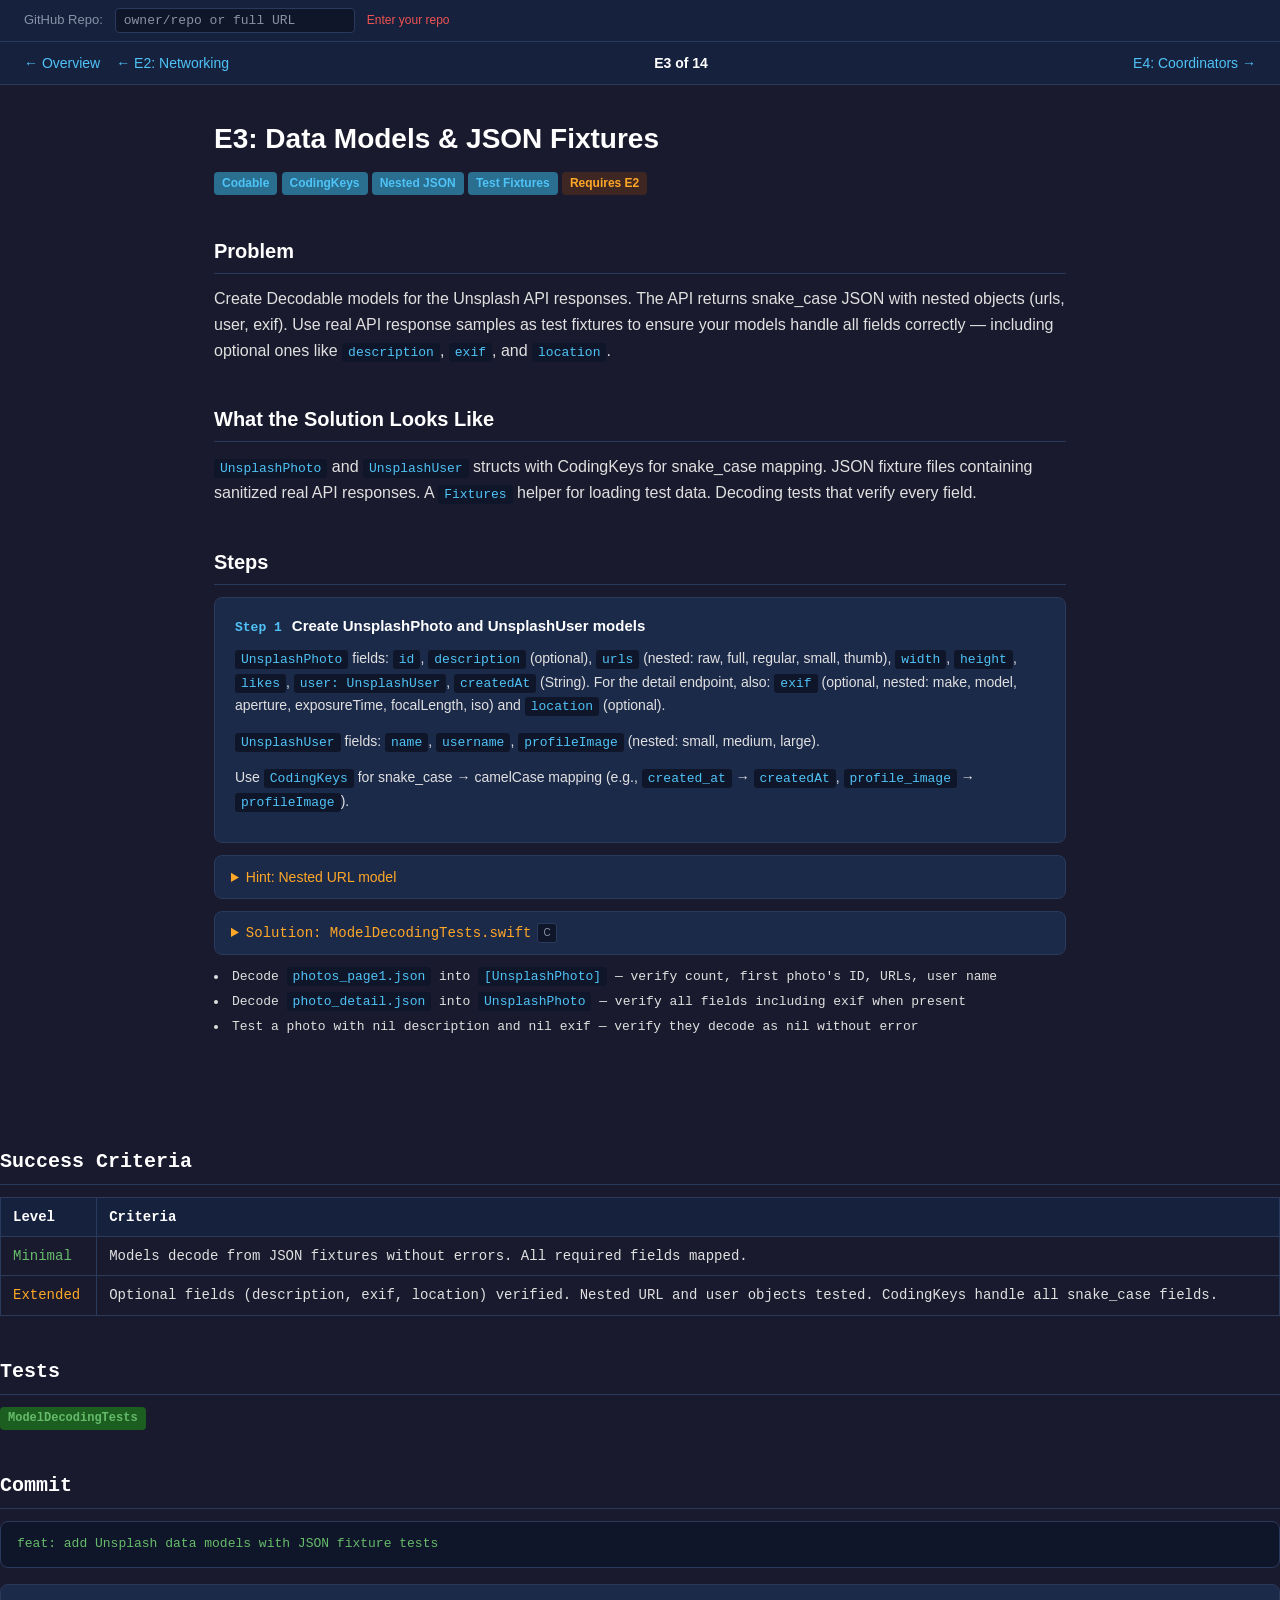
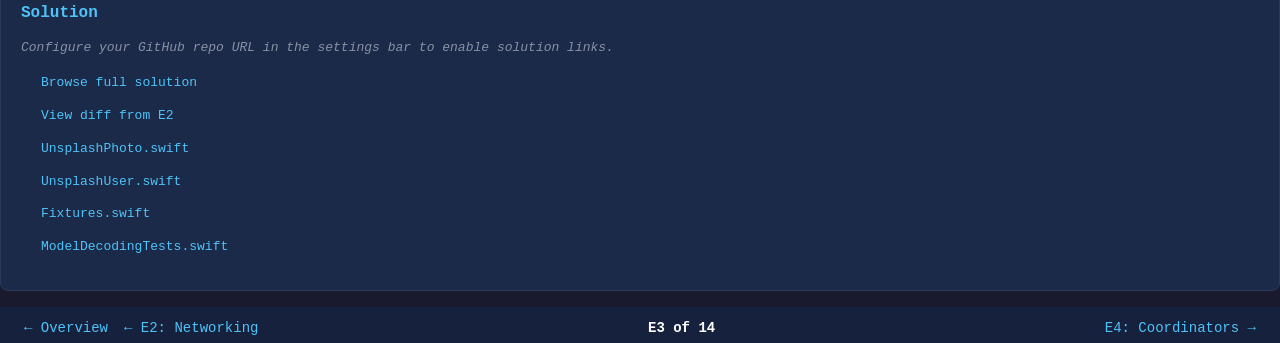
<file: exercises/e03-models.html>
<!DOCTYPE html>
<html lang="en">
<head>
  <meta charset="UTF-8">
  <meta name="viewport" content="width=device-width, initial-scale=1.0">
  <title>E3: Data Models & JSON Fixtures — PinBoard Course</title>
  <link rel="stylesheet" href="shared.css">
</head>
<body>

<div class="settings-bar">
  <label>GitHub Repo:</label>
  <input type="text" placeholder="owner/repo or full URL">
  <span class="status error">Enter your repo</span>
</div>

<nav class="nav-bar">
  <div class="nav-group">
    <a href="index.html">← Overview</a>
    <a href="e02-networking.html">← E2: Networking</a>
  </div>
  <span class="nav-title">E3 of 14</span>
  <div class="nav-group">
    <a href="e04-coordinators.html">E4: Coordinators →</a>
  </div>
</nav>

<div class="container">

  <h1>E3: Data Models &amp; JSON Fixtures</h1>
  <p class="subtitle">
    <span class="tag tag-topic">Codable</span>
    <span class="tag tag-topic">CodingKeys</span>
    <span class="tag tag-topic">Nested JSON</span>
    <span class="tag tag-topic">Test Fixtures</span>
    <span class="tag tag-prereq">Requires E2</span>
  </p>

  <h2>Problem</h2>
  <p>Create Decodable models for the Unsplash API responses. The API returns snake_case JSON with nested objects (urls, user, exif). Use real API response samples as test fixtures to ensure your models handle all fields correctly — including optional ones like <code>description</code>, <code>exif</code>, and <code>location</code>.</p>

  <h2>What the Solution Looks Like</h2>
  <p><code>UnsplashPhoto</code> and <code>UnsplashUser</code> structs with CodingKeys for snake_case mapping. JSON fixture files containing sanitized real API responses. A <code>Fixtures</code> helper for loading test data. Decoding tests that verify every field.</p>

  <h2>Steps</h2>

  <div class="step">
    <div class="step-header">
      <span class="step-num">Step 1</span>
      <span class="step-title">Create UnsplashPhoto and UnsplashUser models</span>
    </div>
    <p><code>UnsplashPhoto</code> fields: <code>id</code>, <code>description</code> (optional), <code>urls</code> (nested: raw, full, regular, small, thumb), <code>width</code>, <code>height</code>, <code>likes</code>, <code>user: UnsplashUser</code>, <code>createdAt</code> (String). For the detail endpoint, also: <code>exif</code> (optional, nested: make, model, aperture, exposureTime, focalLength, iso) and <code>location</code> (optional).</p>
    <p><code>UnsplashUser</code> fields: <code>name</code>, <code>username</code>, <code>profileImage</code> (nested: small, medium, large).</p>
    <p>Use <code>CodingKeys</code> for snake_case → camelCase mapping (e.g., <code>created_at</code> → <code>createdAt</code>, <code>profile_image</code> → <code>profileImage</code>).</p>
  </div>

  <details>
    <summary>Hint: Nested URL model</summary>
    <div class="hint-body">
<pre><code>struct UnsplashPhoto: Decodable, Identifiable {
    let id: String
    let description: String?
    let urls: URLs
    let width: Int
    let height: Int
    let likes: Int
    let user: UnsplashUser
    let createdAt: String

    struct URLs: Decodable {
        let raw: URL
        let full: URL
        let regular: URL

          <details>
          <summary>Solution: UnsplashPhoto.swift</summary>
          <div class="hint-body">
        <pre><code>import Foundation
        let small: URL
        let thumb: URL
    }

    enum CodingKeys: String, CodingKey {
        case id, description, urls, width, height, likes, user
        case createdAt = "created_at"
    }
}</code></pre>
    </div>
  </details>

  <div class="step">
    <div class="step-header">
      <span class="step-num">Step 2</span>
      <span class="step-title">Create JSON fixtures and test helper</span>
    </div>
    <p>Add two JSON files to <code>PinBoardTests/Fixtures/</code>:</p>
    <ul>
      <li><code>photos_page1.json</code> — array of 3-5 photo objects (list endpoint format)</li>
      <li><code>photo_detail.json</code> — single photo with exif and location (detail endpoint format)</li>
    </ul>
    <p>Create a <code>Fixtures</code> enum in <code>PinBoardTests/Mocks/Fixtures.swift</code> with a static <code>loadFixture(_ name: String) -> Data</code> method that loads JSON from the test bundle. You'll need a class anchor for <code>Bundle(for:)</code> since test types may be structs.</p>
  </div>

  <details>
    <summary>Hint: Bundle loading for test fixtures</summary>
    <div class="hint-body">
<pre><code>private class TestBundleAnchor {}

enum Fixtures {
    static func loadFixture(_ name: String) -> Data {
        let bundle = Bundle(for: TestBundleAnchor.self)
        let url = bundle.url(forResource: name, withExtension: "json")!
        return try! Data(contentsOf: url)
    }
}</code></pre>
    </div>
  </details>

  <div class="step">
    <div class="step-header">
      <span class="step-num">Step 3</span>
      <span class="step-title">Write decoding tests</span>
    </div>
    <p>Create <code>ModelDecodingTests</code> that:</p>
    <ul>
          </div>
          </details>

          <details>
          <summary>Solution: ModelDecodingTests.swift</summary>
          <div class="hint-body">
        <pre><code>import XCTest
        @testable import PinBoard

        final class ModelDecodingTests: XCTestCase {
          func test_decodePhotosPage() throws {
            let data = Fixtures.loadFixture("photos_page1")
            let photos = try JSONDecoder().decode([UnsplashPhoto].self, from: data)
            XCTAssertGreaterThan(photos.count, 0)
            XCTAssertEqual(photos.first?.id, "") // update with expected ID from fixture
            XCTAssertNotNil(photos.first?.urls.regular)
            XCTAssertNotNil(photos.first?.user.name)
          }

          func test_decodePhotoDetail() throws {
            let data = Fixtures.loadFixture("photo_detail")
            let photo = try JSONDecoder().decode(UnsplashPhoto.self, from: data)
            XCTAssertNotNil(photo.exif)
            XCTAssertNotNil(photo.location)
          }
        }
        </code></pre>
          </div>
          </details>
      <li>Decode <code>photos_page1.json</code> into <code>[UnsplashPhoto]</code> — verify count, first photo's ID, URLs, user name</li>
      <li>Decode <code>photo_detail.json</code> into <code>UnsplashPhoto</code> — verify all fields including exif when present</li>
      <li>Test a photo with nil description and nil exif — verify they decode as nil without error</li>
    </ul>
  </div>

  <h2>Success Criteria</h2>
  <table class="rubric">
    <thead><tr><th>Level</th><th>Criteria</th></tr></thead>
    <tbody>
      <tr><td class="label-min">Minimal</td><td>Models decode from JSON fixtures without errors. All required fields mapped.</td></tr>
      <tr><td class="label-ext">Extended</td><td>Optional fields (description, exif, location) verified. Nested URL and user objects tested. CodingKeys handle all snake_case fields.</td></tr>
    </tbody>
  </table>

  <h2>Tests</h2>
  <p><span class="tag tag-test">ModelDecodingTests</span></p>

  <h2>Commit</h2>
  <div class="commit-msg">feat: add Unsplash data models with JSON fixture tests</div>

  <div class="solution-links">
    <h3>Solution</h3>
    <p class="no-repo">Configure your GitHub repo URL in the settings bar to enable solution links.</p>
    <ul>
      <li><a data-branch="e03" target="_blank">Browse full solution</a></li>
      <li><a data-diff="e02..e03" target="_blank">View diff from E2</a></li>
      <li><a data-branch="e03" data-path="PinBoard/Core/Models/UnsplashPhoto.swift" target="_blank">UnsplashPhoto.swift</a></li>
      <li><a data-branch="e03" data-path="PinBoard/Core/Models/UnsplashUser.swift" target="_blank">UnsplashUser.swift</a></li>
      <li><a data-branch="e03" data-path="PinBoardTests/Mocks/Fixtures.swift" target="_blank">Fixtures.swift</a></li>
      <li><a data-branch="e03" data-path="PinBoardTests/Core/ModelDecodingTests.swift" target="_blank">ModelDecodingTests.swift</a></li>
    </ul>
  </div>

</div>

<nav class="nav-bar">
  <div class="nav-group">
    <a href="index.html">← Overview</a>
    <a href="e02-networking.html">← E2: Networking</a>
  </div>
  <span class="nav-title">E3 of 14</span>
  <div class="nav-group">
    <a href="e04-coordinators.html">E4: Coordinators →</a>
  </div>
</nav>

<script src="shared.js"></script>
</body>
</html>
</file>
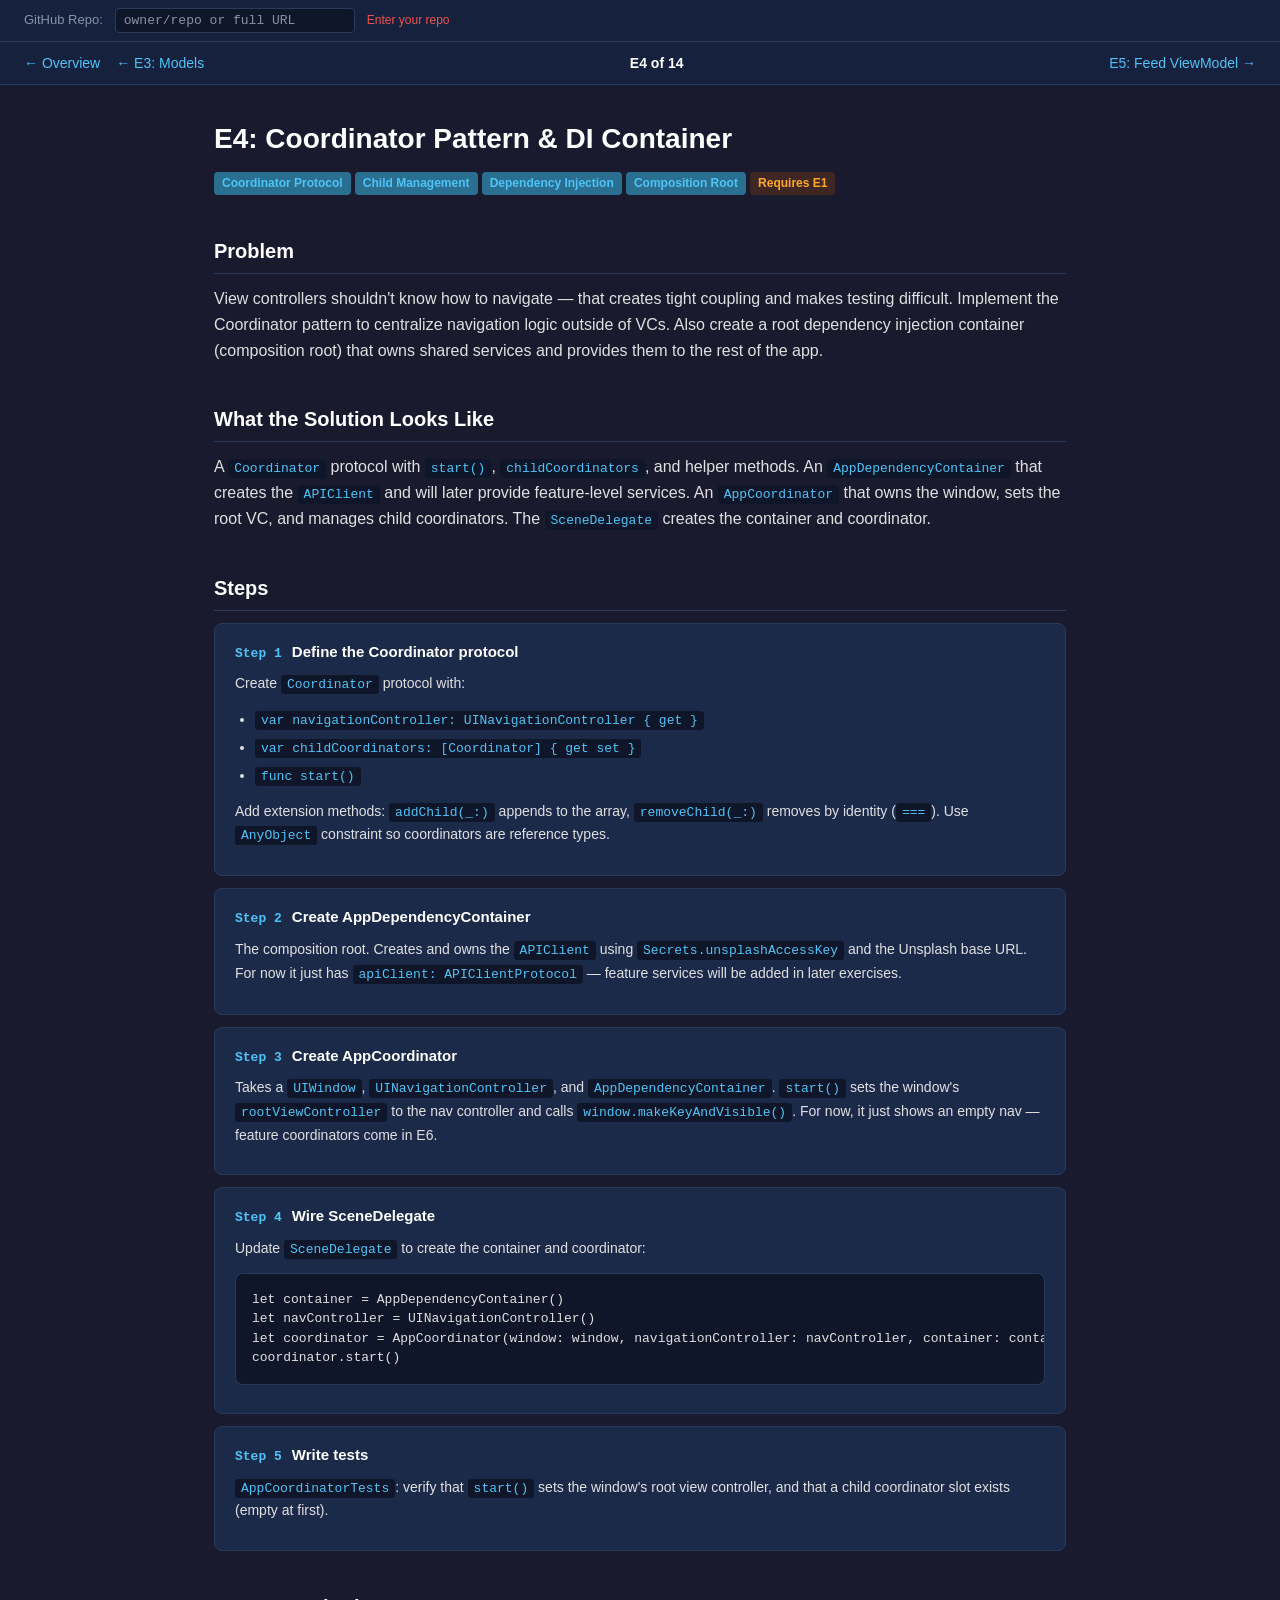
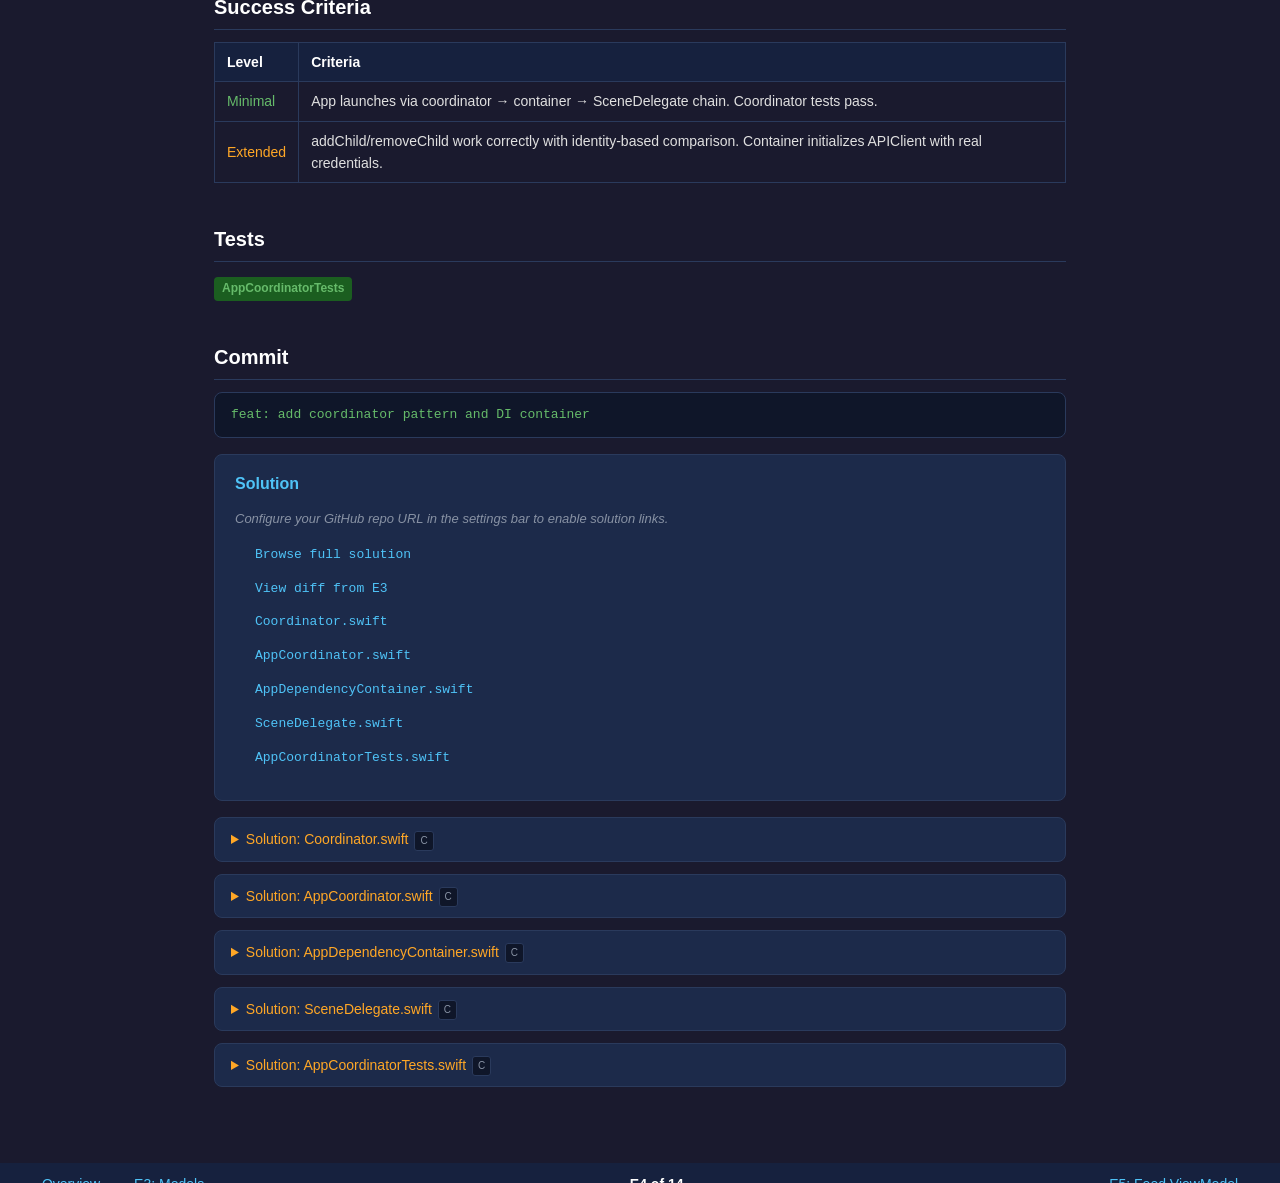
<file: exercises/e04-coordinators.html>
<!DOCTYPE html>
<html lang="en">
<head>
  <meta charset="UTF-8">
  <meta name="viewport" content="width=device-width, initial-scale=1.0">
  <title>E4: Coordinator Pattern & DI Container — PinBoard Course</title>
  <link rel="stylesheet" href="shared.css">
</head>
<body>

<div class="settings-bar">
  <label>GitHub Repo:</label>
  <input type="text" placeholder="owner/repo or full URL">
  <span class="status error">Enter your repo</span>
</div>

<nav class="nav-bar">
  <div class="nav-group">
    <a href="index.html">← Overview</a>
    <a href="e03-models.html">← E3: Models</a>
  </div>
  <span class="nav-title">E4 of 14</span>
  <div class="nav-group">
    <a href="e05-feed-viewmodel.html">E5: Feed ViewModel →</a>
  </div>
</nav>

<div class="container">

  <h1>E4: Coordinator Pattern &amp; DI Container</h1>
  <p class="subtitle">
    <span class="tag tag-topic">Coordinator Protocol</span>
    <span class="tag tag-topic">Child Management</span>
    <span class="tag tag-topic">Dependency Injection</span>
    <span class="tag tag-topic">Composition Root</span>
    <span class="tag tag-prereq">Requires E1</span>
  </p>

  <h2>Problem</h2>
  <p>View controllers shouldn't know how to navigate — that creates tight coupling and makes testing difficult. Implement the Coordinator pattern to centralize navigation logic outside of VCs. Also create a root dependency injection container (composition root) that owns shared services and provides them to the rest of the app.</p>

  <h2>What the Solution Looks Like</h2>
  <p>A <code>Coordinator</code> protocol with <code>start()</code>, <code>childCoordinators</code>, and helper methods. An <code>AppDependencyContainer</code> that creates the <code>APIClient</code> and will later provide feature-level services. An <code>AppCoordinator</code> that owns the window, sets the root VC, and manages child coordinators. The <code>SceneDelegate</code> creates the container and coordinator.</p>

  <h2>Steps</h2>

  <div class="step">
    <div class="step-header">
      <span class="step-num">Step 1</span>
      <span class="step-title">Define the Coordinator protocol</span>
    </div>
    <p>Create <code>Coordinator</code> protocol with:</p>
    <ul>
      <li><code>var navigationController: UINavigationController { get }</code></li>
      <li><code>var childCoordinators: [Coordinator] { get set }</code></li>
      <li><code>func start()</code></li>
    </ul>
    <p>Add extension methods: <code>addChild(_:)</code> appends to the array, <code>removeChild(_:)</code> removes by identity (<code>===</code>). Use <code>AnyObject</code> constraint so coordinators are reference types.</p>
  </div>

  <div class="step">
    <div class="step-header">
      <span class="step-num">Step 2</span>
      <span class="step-title">Create AppDependencyContainer</span>
    </div>
    <p>The composition root. Creates and owns the <code>APIClient</code> using <code>Secrets.unsplashAccessKey</code> and the Unsplash base URL. For now it just has <code>apiClient: APIClientProtocol</code> — feature services will be added in later exercises.</p>
  </div>

  <div class="step">
    <div class="step-header">
      <span class="step-num">Step 3</span>
      <span class="step-title">Create AppCoordinator</span>
    </div>
    <p>Takes a <code>UIWindow</code>, <code>UINavigationController</code>, and <code>AppDependencyContainer</code>. <code>start()</code> sets the window's <code>rootViewController</code> to the nav controller and calls <code>window.makeKeyAndVisible()</code>. For now, it just shows an empty nav — feature coordinators come in E6.</p>
  </div>

  <div class="step">
    <div class="step-header">
      <span class="step-num">Step 4</span>
      <span class="step-title">Wire SceneDelegate</span>
    </div>
    <p>Update <code>SceneDelegate</code> to create the container and coordinator:</p>
<pre><code>let container = AppDependencyContainer()
let navController = UINavigationController()
let coordinator = AppCoordinator(window: window, navigationController: navController, container: container)
coordinator.start()</code></pre>
  </div>

  <div class="step">
    <div class="step-header">
      <span class="step-num">Step 5</span>
      <span class="step-title">Write tests</span>
    </div>
    <p><code>AppCoordinatorTests</code>: verify that <code>start()</code> sets the window's root view controller, and that a child coordinator slot exists (empty at first).</p>
  </div>

  <h2>Success Criteria</h2>
  <table class="rubric">
    <thead><tr><th>Level</th><th>Criteria</th></tr></thead>
    <tbody>
      <tr><td class="label-min">Minimal</td><td>App launches via coordinator → container → SceneDelegate chain. Coordinator tests pass.</td></tr>
      <tr><td class="label-ext">Extended</td><td>addChild/removeChild work correctly with identity-based comparison. Container initializes APIClient with real credentials.</td></tr>
    </tbody>
  </table>

  <h2>Tests</h2>
  <p><span class="tag tag-test">AppCoordinatorTests</span></p>

  <h2>Commit</h2>
  <div class="commit-msg">feat: add coordinator pattern and DI container</div>

  <div class="solution-links">
    <h3>Solution</h3>
    <p class="no-repo">Configure your GitHub repo URL in the settings bar to enable solution links.</p>
    <ul>
      <li><a data-branch="e04" target="_blank">Browse full solution</a></li>
      <li><a data-diff="e03..e04" target="_blank">View diff from E3</a></li>
      <li><a data-branch="e04" data-path="PinBoard/App/Coordinators/Coordinator.swift" target="_blank">Coordinator.swift</a></li>
      <li><a data-branch="e04" data-path="PinBoard/App/Coordinators/AppCoordinator.swift" target="_blank">AppCoordinator.swift</a></li>
      <li><a data-branch="e04" data-path="PinBoard/App/AppDependencyContainer.swift" target="_blank">AppDependencyContainer.swift</a></li>
      <li><a data-branch="e04" data-path="PinBoard/App/SceneDelegate.swift" target="_blank">SceneDelegate.swift</a></li>
      <li><a data-branch="e04" data-path="PinBoardTests/App/AppCoordinatorTests.swift" target="_blank">AppCoordinatorTests.swift</a></li>
    </ul>
  </div>

      <details>
        <summary>Solution: Coordinator.swift</summary>
        <div class="hint-body">
    <pre><code>import UIKit

    protocol Coordinator: AnyObject {
      var navigationController: UINavigationController { get }
      var childCoordinators: [Coordinator] { get set }
      func start()
    }

    extension Coordinator {
      func addChild(_ coordinator: Coordinator) {
        childCoordinators.append(coordinator)
      }

      func removeChild(_ coordinator: Coordinator) {
        childCoordinators.removeAll { $0 === coordinator }
      }
    }
    </code></pre>
        </div>
      </details>

      <details>
        <summary>Solution: AppCoordinator.swift</summary>
        <div class="hint-body">
    <pre><code>import UIKit

    final class AppCoordinator: Coordinator {
      private let window: UIWindow
      let navigationController: UINavigationController
      var childCoordinators: [Coordinator] = []
      private let container: AppDependencyContainer

      init(window: UIWindow, navigationController: UINavigationController, container: AppDependencyContainer) {
        self.window = window
        self.navigationController = navigationController
        self.container = container
      }

      func start() {
        window.rootViewController = navigationController
        window.makeKeyAndVisible()
      }
    }
    </code></pre>
        </div>
      </details>

      <details>
        <summary>Solution: AppDependencyContainer.swift</summary>
        <div class="hint-body">
    <pre><code>import Foundation

    final class AppDependencyContainer {
      let apiClient: APIClientProtocol

      init() {
        let baseURL = URL(string: "https://api.unsplash.com")!
        apiClient = APIClient(baseURL: baseURL, accessKey: Secrets.unsplashAccessKey)
      }

      // Factory methods for scoped containers (added in E13)
      func makeHomeFeedContainer() -> HomeFeedDependencyContainer {
        HomeFeedDependencyContainer(parent: self)
      }
    }
    </code></pre>
        </div>
      </details>

      <details>
        <summary>Solution: SceneDelegate.swift</summary>
        <div class="hint-body">
    <pre><code>import UIKit

    class SceneDelegate: UIResponder, UIWindowSceneDelegate {
      var window: UIWindow?
      private var appCoordinator: AppCoordinator?

      func scene(_ scene: UIScene, willConnectTo session: UISceneSession, options connectionOptions: UIScene.ConnectionOptions) {
        guard let windowScene = scene as? UIWindowScene else { return }
        let window = UIWindow(windowScene: windowScene)
        let container = AppDependencyContainer()
        let nav = UINavigationController()
        let coordinator = AppCoordinator(window: window, navigationController: nav, container: container)
        self.window = window
        self.appCoordinator = coordinator
        coordinator.start()
      }
    }
    </code></pre>
        </div>
      </details>

      <details>
        <summary>Solution: AppCoordinatorTests.swift</summary>
        <div class="hint-body">
    <pre><code>import XCTest
    @testable import PinBoard

    final class AppCoordinatorTests: XCTestCase {
      func test_start_setsWindowRootViewController() {
        let window = UIWindow()
        let nav = UINavigationController()
        let container = AppDependencyContainer()
        let sut = AppCoordinator(window: window, navigationController: nav, container: container)

        sut.start()

        XCTAssertTrue(window.rootViewController === nav)
        XCTAssertEqual(sut.childCoordinators.count, 0)
      }
    }
    </code></pre>
        </div>
      </details>

    </div>

<nav class="nav-bar">
  <div class="nav-group">
    <a href="index.html">← Overview</a>
    <a href="e03-models.html">← E3: Models</a>
  </div>
  <span class="nav-title">E4 of 14</span>
  <div class="nav-group">
    <a href="e05-feed-viewmodel.html">E5: Feed ViewModel →</a>
  </div>
</nav>

<script src="shared.js"></script>
</body>
</html>
</file>
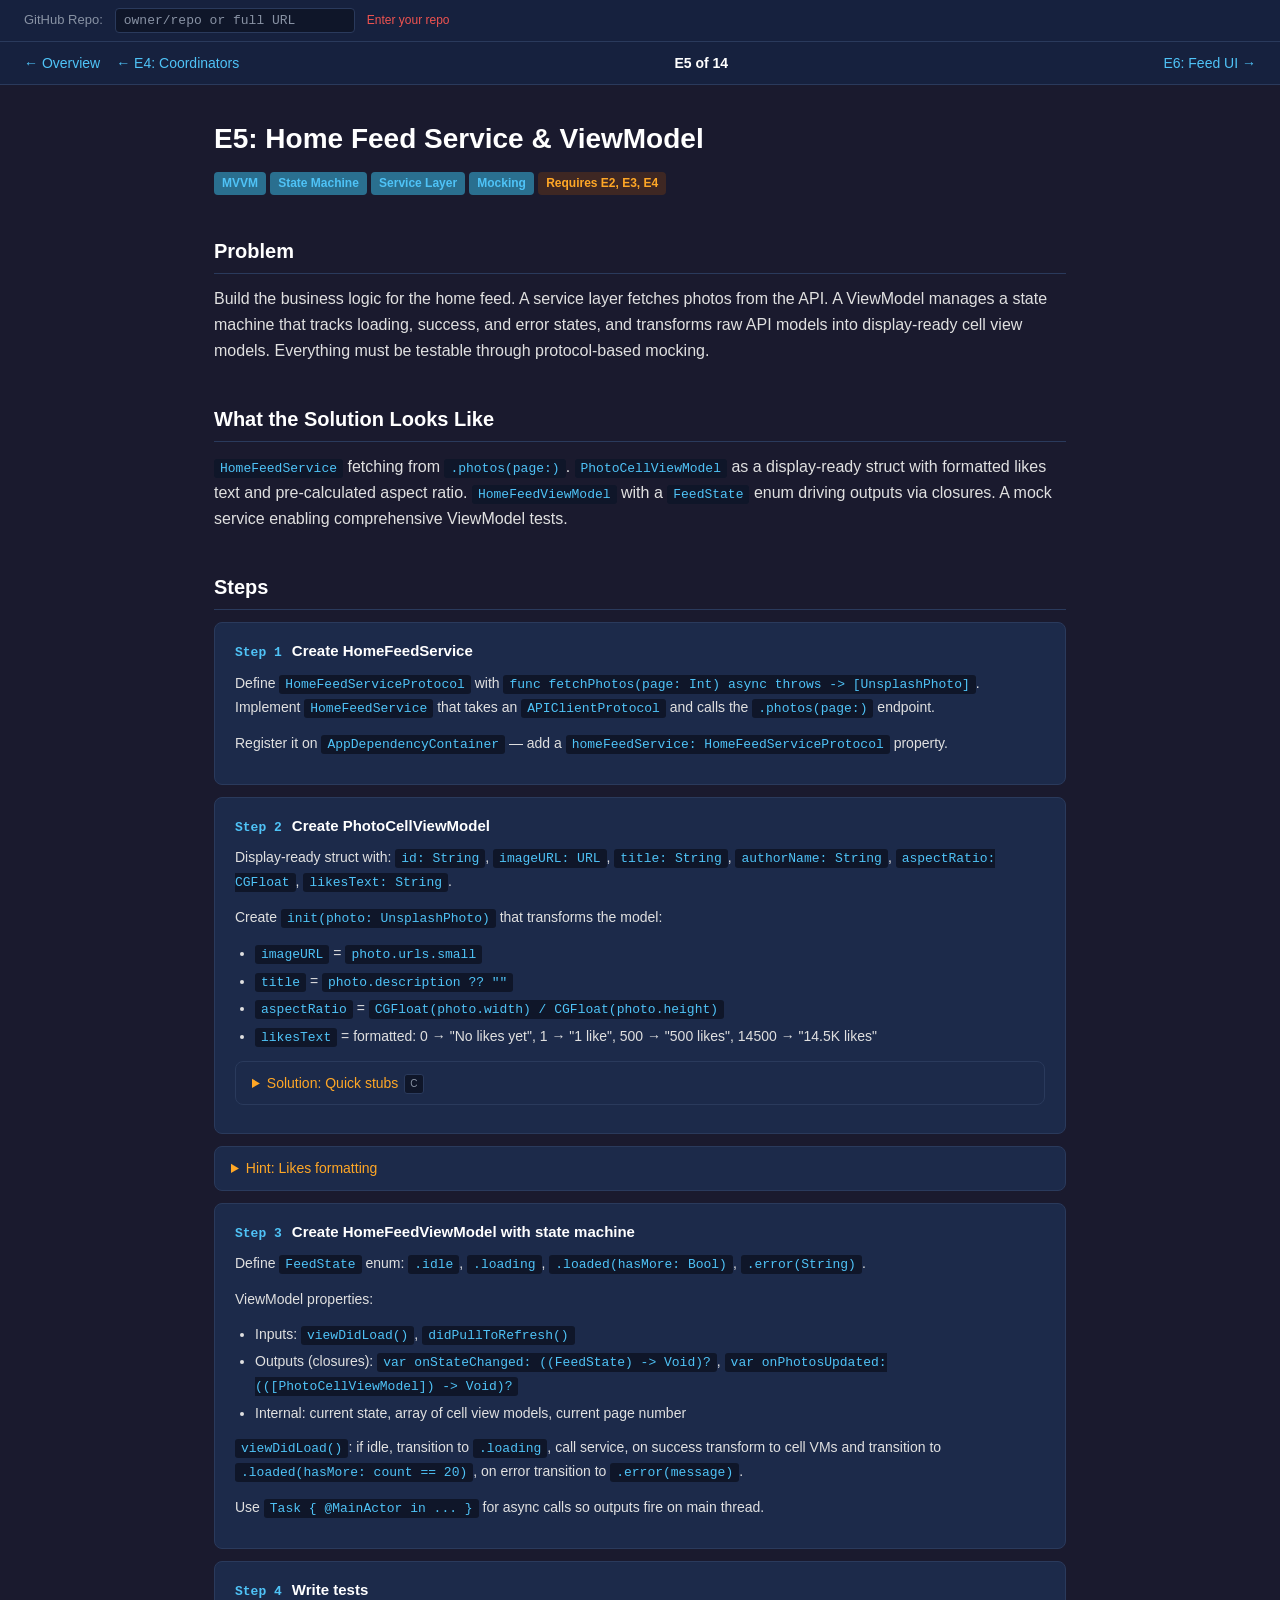
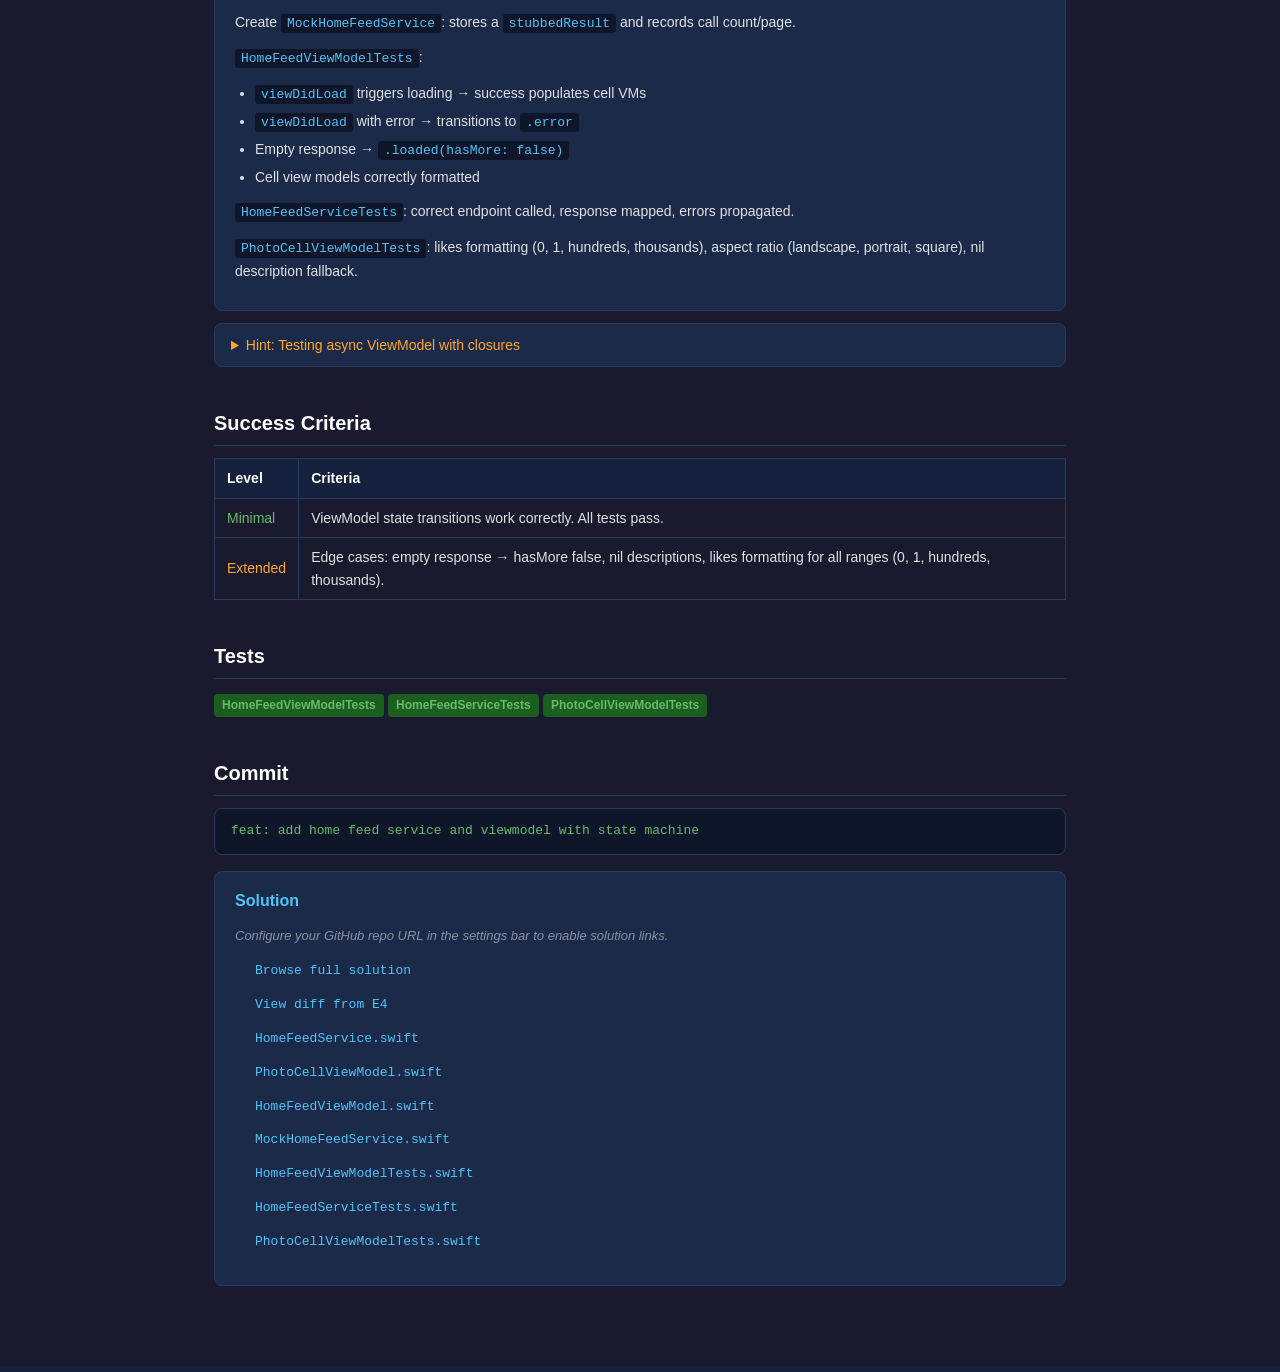
<file: exercises/e05-feed-viewmodel.html>
<!DOCTYPE html>
<html lang="en">
<head>
  <meta charset="UTF-8">
  <meta name="viewport" content="width=device-width, initial-scale=1.0">
  <title>E5: Home Feed Service & ViewModel — PinBoard Course</title>
  <link rel="stylesheet" href="shared.css">
</head>
<body>

<div class="settings-bar">
  <label>GitHub Repo:</label>
  <input type="text" placeholder="owner/repo or full URL">
  <span class="status error">Enter your repo</span>
</div>

<nav class="nav-bar">
  <div class="nav-group">
    <a href="index.html">← Overview</a>
    <a href="e04-coordinators.html">← E4: Coordinators</a>
  </div>
  <span class="nav-title">E5 of 14</span>
  <div class="nav-group">
    <a href="e06-feed-ui.html">E6: Feed UI →</a>
  </div>
</nav>

<div class="container">

  <h1>E5: Home Feed Service &amp; ViewModel</h1>
  <p class="subtitle">
    <span class="tag tag-topic">MVVM</span>
    <span class="tag tag-topic">State Machine</span>
    <span class="tag tag-topic">Service Layer</span>
    <span class="tag tag-topic">Mocking</span>
    <span class="tag tag-prereq">Requires E2, E3, E4</span>
  </p>

  <h2>Problem</h2>
  <p>Build the business logic for the home feed. A service layer fetches photos from the API. A ViewModel manages a state machine that tracks loading, success, and error states, and transforms raw API models into display-ready cell view models. Everything must be testable through protocol-based mocking.</p>

  <h2>What the Solution Looks Like</h2>
  <p><code>HomeFeedService</code> fetching from <code>.photos(page:)</code>. <code>PhotoCellViewModel</code> as a display-ready struct with formatted likes text and pre-calculated aspect ratio. <code>HomeFeedViewModel</code> with a <code>FeedState</code> enum driving outputs via closures. A mock service enabling comprehensive ViewModel tests.</p>

  <h2>Steps</h2>

  <div class="step">
    <div class="step-header">
      <span class="step-num">Step 1</span>
      <span class="step-title">Create HomeFeedService</span>
    </div>
    <p>Define <code>HomeFeedServiceProtocol</code> with <code>func fetchPhotos(page: Int) async throws -> [UnsplashPhoto]</code>. Implement <code>HomeFeedService</code> that takes an <code>APIClientProtocol</code> and calls the <code>.photos(page:)</code> endpoint.</p>
    <p>Register it on <code>AppDependencyContainer</code> — add a <code>homeFeedService: HomeFeedServiceProtocol</code> property.</p>
  </div>

  <div class="step">
    <div class="step-header">
      <span class="step-num">Step 2</span>
      <span class="step-title">Create PhotoCellViewModel</span>
    </div>
    <p>Display-ready struct with: <code>id: String</code>, <code>imageURL: URL</code>, <code>title: String</code>, <code>authorName: String</code>, <code>aspectRatio: CGFloat</code>, <code>likesText: String</code>.</p>
    <p>Create <code>init(photo: UnsplashPhoto)</code> that transforms the model:</p>
    <ul>
      <li><code>imageURL</code> = <code>photo.urls.small</code></li>
      <li><code>title</code> = <code>photo.description ?? ""</code></li>
      <li><code>aspectRatio</code> = <code>CGFloat(photo.width) / CGFloat(photo.height)</code></li>
      <li><code>likesText</code> = formatted: 0 → "No likes yet", 1 → "1 like", 500 → "500 likes", 14500 → "14.5K likes"</li>
    </ul>
    <details>
      <summary>Solution: Quick stubs</summary>
      <div class="hint-body">
<pre><code>// PinBoard/Features/HomeFeed/HomeFeedService.swift
// protocol HomeFeedServiceProtocol { func fetchPhotos(page: Int) async throws -> [UnsplashPhoto] }

// PinBoard/Features/HomeFeed/PhotoCellViewModel.swift
// struct PhotoCellViewModel { let id: String; let title: String }

// PinBoard/Features/HomeFeed/HomeFeedViewModel.swift
// final class HomeFeedViewModel { /* state machine, paging */ }

// PinBoardTests/Mocks/MockHomeFeedService.swift
// final class MockHomeFeedService: HomeFeedServiceProtocol { /* returns fixtures */ }

// PinBoardTests/Features/HomeFeed/HomeFeedViewModelTests.swift
// XCTest/SwiftTesting examples asserting state transitions

// PinBoardTests/Features/HomeFeed/HomeFeedServiceTests.swift
// Tests for service mapping and error handling

// PinBoardTests/Features/HomeFeed/PhotoCellViewModelTests.swift
// Tests for decoded title/urls into cell VM
</code></pre>
      </div>
    </details>
  </div>

  <details>
    <summary>Hint: Likes formatting</summary>
    <div class="hint-body">
<pre><code>static func formatLikes(_ count: Int) -> String {
    switch count {
    case 0: return "No likes yet"
    case 1: return "1 like"
    case 2..&lt;1000: return "\(count) likes"
    default:
        let thousands = Double(count) / 1000.0
        return String(format: "%.1fK likes", thousands)
    }
}</code></pre>
    </div>
  </details>

  <div class="step">
    <div class="step-header">
      <span class="step-num">Step 3</span>
      <span class="step-title">Create HomeFeedViewModel with state machine</span>
    </div>
    <p>Define <code>FeedState</code> enum: <code>.idle</code>, <code>.loading</code>, <code>.loaded(hasMore: Bool)</code>, <code>.error(String)</code>.</p>
    <p>ViewModel properties:</p>
    <ul>
      <li>Inputs: <code>viewDidLoad()</code>, <code>didPullToRefresh()</code></li>
      <li>Outputs (closures): <code>var onStateChanged: ((FeedState) -> Void)?</code>, <code>var onPhotosUpdated: (([PhotoCellViewModel]) -> Void)?</code></li>
      <li>Internal: current state, array of cell view models, current page number</li>
    </ul>
    <p><code>viewDidLoad()</code>: if idle, transition to <code>.loading</code>, call service, on success transform to cell VMs and transition to <code>.loaded(hasMore: count == 20)</code>, on error transition to <code>.error(message)</code>.</p>
    <p>Use <code>Task { @MainActor in ... }</code> for async calls so outputs fire on main thread.</p>
  </div>

  <div class="step">
    <div class="step-header">
      <span class="step-num">Step 4</span>
      <span class="step-title">Write tests</span>
    </div>
    <p>Create <code>MockHomeFeedService</code>: stores a <code>stubbedResult</code> and records call count/page.</p>
    <p><code>HomeFeedViewModelTests</code>:</p>
    <ul>
      <li><code>viewDidLoad</code> triggers loading → success populates cell VMs</li>
      <li><code>viewDidLoad</code> with error → transitions to <code>.error</code></li>
      <li>Empty response → <code>.loaded(hasMore: false)</code></li>
      <li>Cell view models correctly formatted</li>
    </ul>
    <p><code>HomeFeedServiceTests</code>: correct endpoint called, response mapped, errors propagated.</p>
    <p><code>PhotoCellViewModelTests</code>: likes formatting (0, 1, hundreds, thousands), aspect ratio (landscape, portrait, square), nil description fallback.</p>
  </div>

  <details>
    <summary>Hint: Testing async ViewModel with closures</summary>
    <div class="hint-body">
      <p>Since the VM uses async internally, tests need to wait for state changes. Pattern:</p>
<pre><code>var states: [FeedState] = []
sut.onStateChanged = { states.append($0) }
sut.viewDidLoad()
// Wait for async to complete
try await Task.sleep(for: .milliseconds(200))
#expect(states.contains(.loading))
#expect(states.last == .loaded(hasMore: true))</code></pre>
    </div>
  </details>

  <h2>Success Criteria</h2>
  <table class="rubric">
    <thead><tr><th>Level</th><th>Criteria</th></tr></thead>
    <tbody>
      <tr><td class="label-min">Minimal</td><td>ViewModel state transitions work correctly. All tests pass.</td></tr>
      <tr><td class="label-ext">Extended</td><td>Edge cases: empty response → hasMore false, nil descriptions, likes formatting for all ranges (0, 1, hundreds, thousands).</td></tr>
    </tbody>
  </table>

  <h2>Tests</h2>
  <p><span class="tag tag-test">HomeFeedViewModelTests</span> <span class="tag tag-test">HomeFeedServiceTests</span> <span class="tag tag-test">PhotoCellViewModelTests</span></p>

  <h2>Commit</h2>
  <div class="commit-msg">feat: add home feed service and viewmodel with state machine</div>

  <div class="solution-links">
    <h3>Solution</h3>
    <p class="no-repo">Configure your GitHub repo URL in the settings bar to enable solution links.</p>
    <ul>
      <li><a data-branch="e05" target="_blank">Browse full solution</a></li>
      <li><a data-diff="e04..e05" target="_blank">View diff from E4</a></li>
      <li><a data-branch="e05" data-path="PinBoard/Features/HomeFeed/HomeFeedService.swift" target="_blank">HomeFeedService.swift</a></li>
      <li><a data-branch="e05" data-path="PinBoard/Features/HomeFeed/PhotoCellViewModel.swift" target="_blank">PhotoCellViewModel.swift</a></li>
      <li><a data-branch="e05" data-path="PinBoard/Features/HomeFeed/HomeFeedViewModel.swift" target="_blank">HomeFeedViewModel.swift</a></li>
      <li><a data-branch="e05" data-path="PinBoardTests/Mocks/MockHomeFeedService.swift" target="_blank">MockHomeFeedService.swift</a></li>
      <li><a data-branch="e05" data-path="PinBoardTests/Features/HomeFeed/HomeFeedViewModelTests.swift" target="_blank">HomeFeedViewModelTests.swift</a></li>
      <li><a data-branch="e05" data-path="PinBoardTests/Features/HomeFeed/HomeFeedServiceTests.swift" target="_blank">HomeFeedServiceTests.swift</a></li>
      <li><a data-branch="e05" data-path="PinBoardTests/Features/HomeFeed/PhotoCellViewModelTests.swift" target="_blank">PhotoCellViewModelTests.swift</a></li>
    </ul>
  </div>

</div>

<nav class="nav-bar">
  <div class="nav-group">
    <a href="index.html">← Overview</a>
    <a href="e04-coordinators.html">← E4: Coordinators</a>
  </div>
  <span class="nav-title">E5 of 14</span>
  <div class="nav-group">
    <a href="e06-feed-ui.html">E6: Feed UI →</a>
  </div>
</nav>

<script src="shared.js"></script>
</body>
</html>
</file>
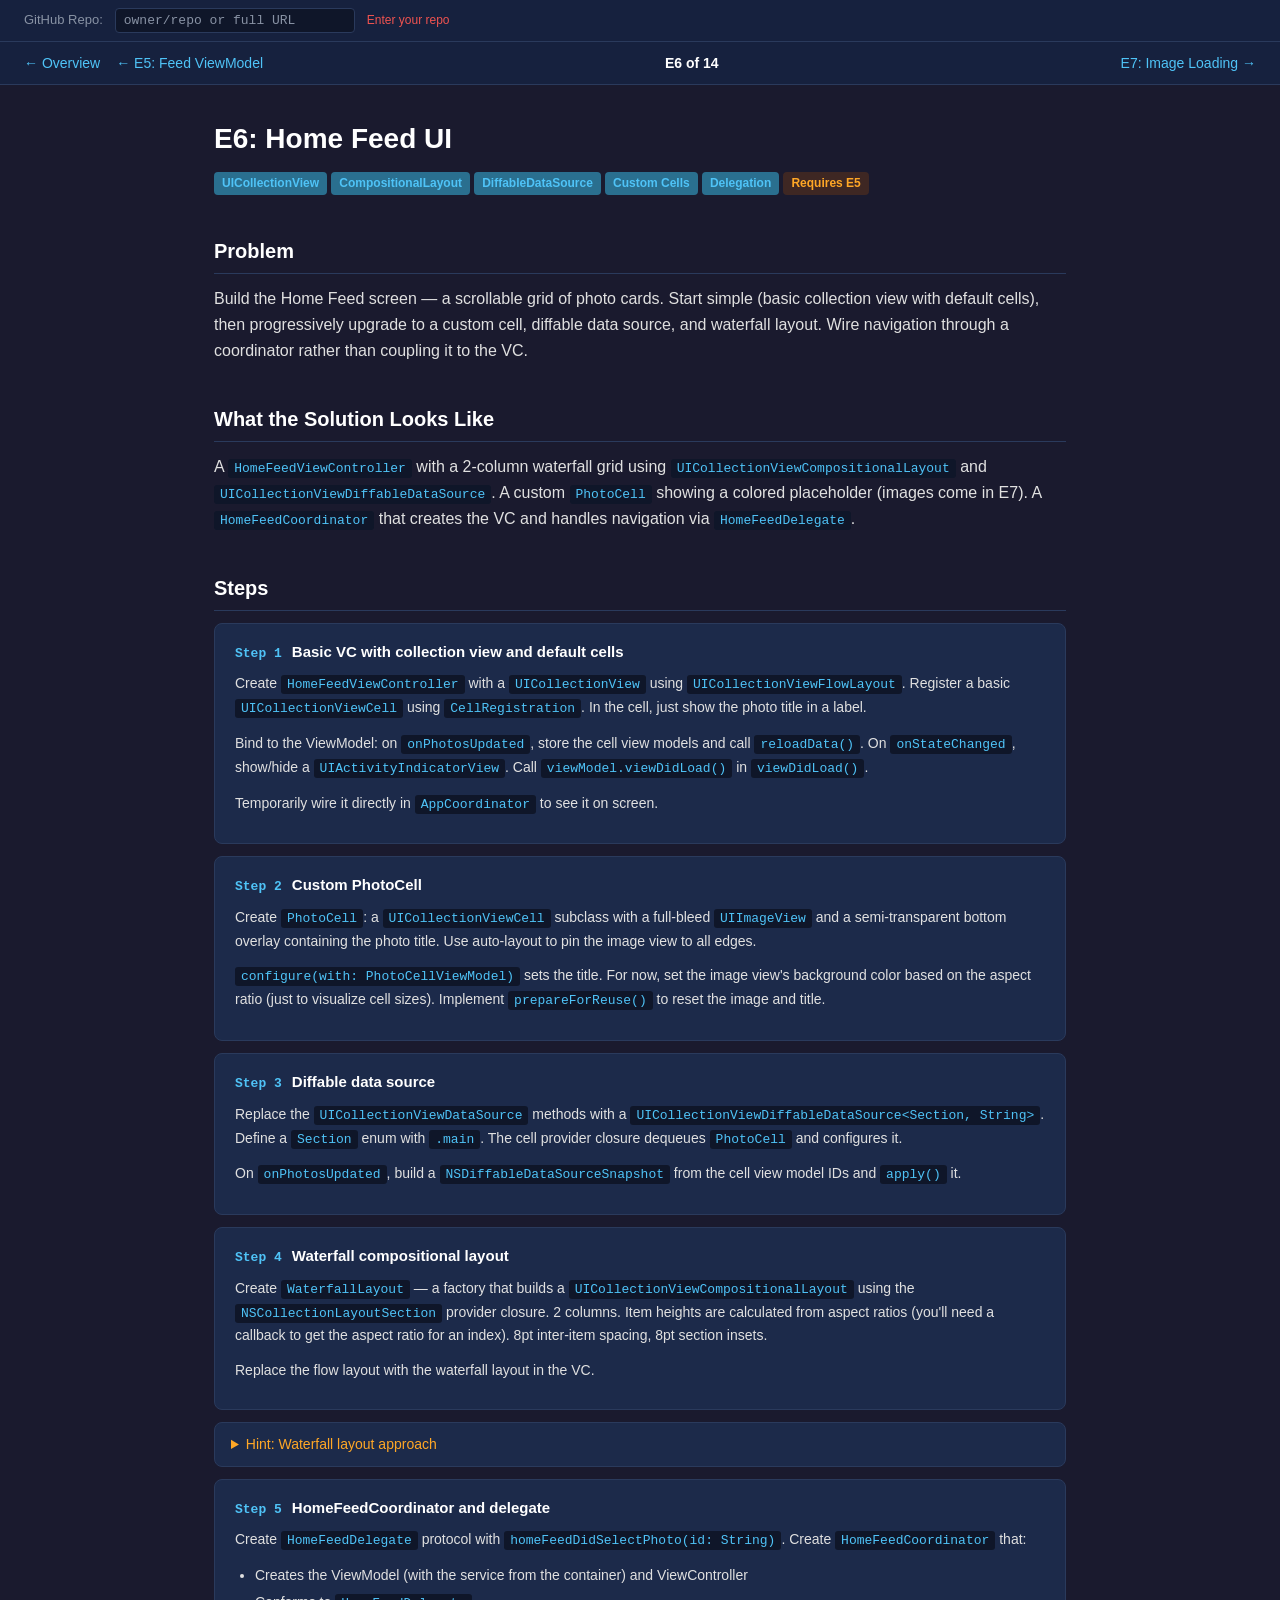
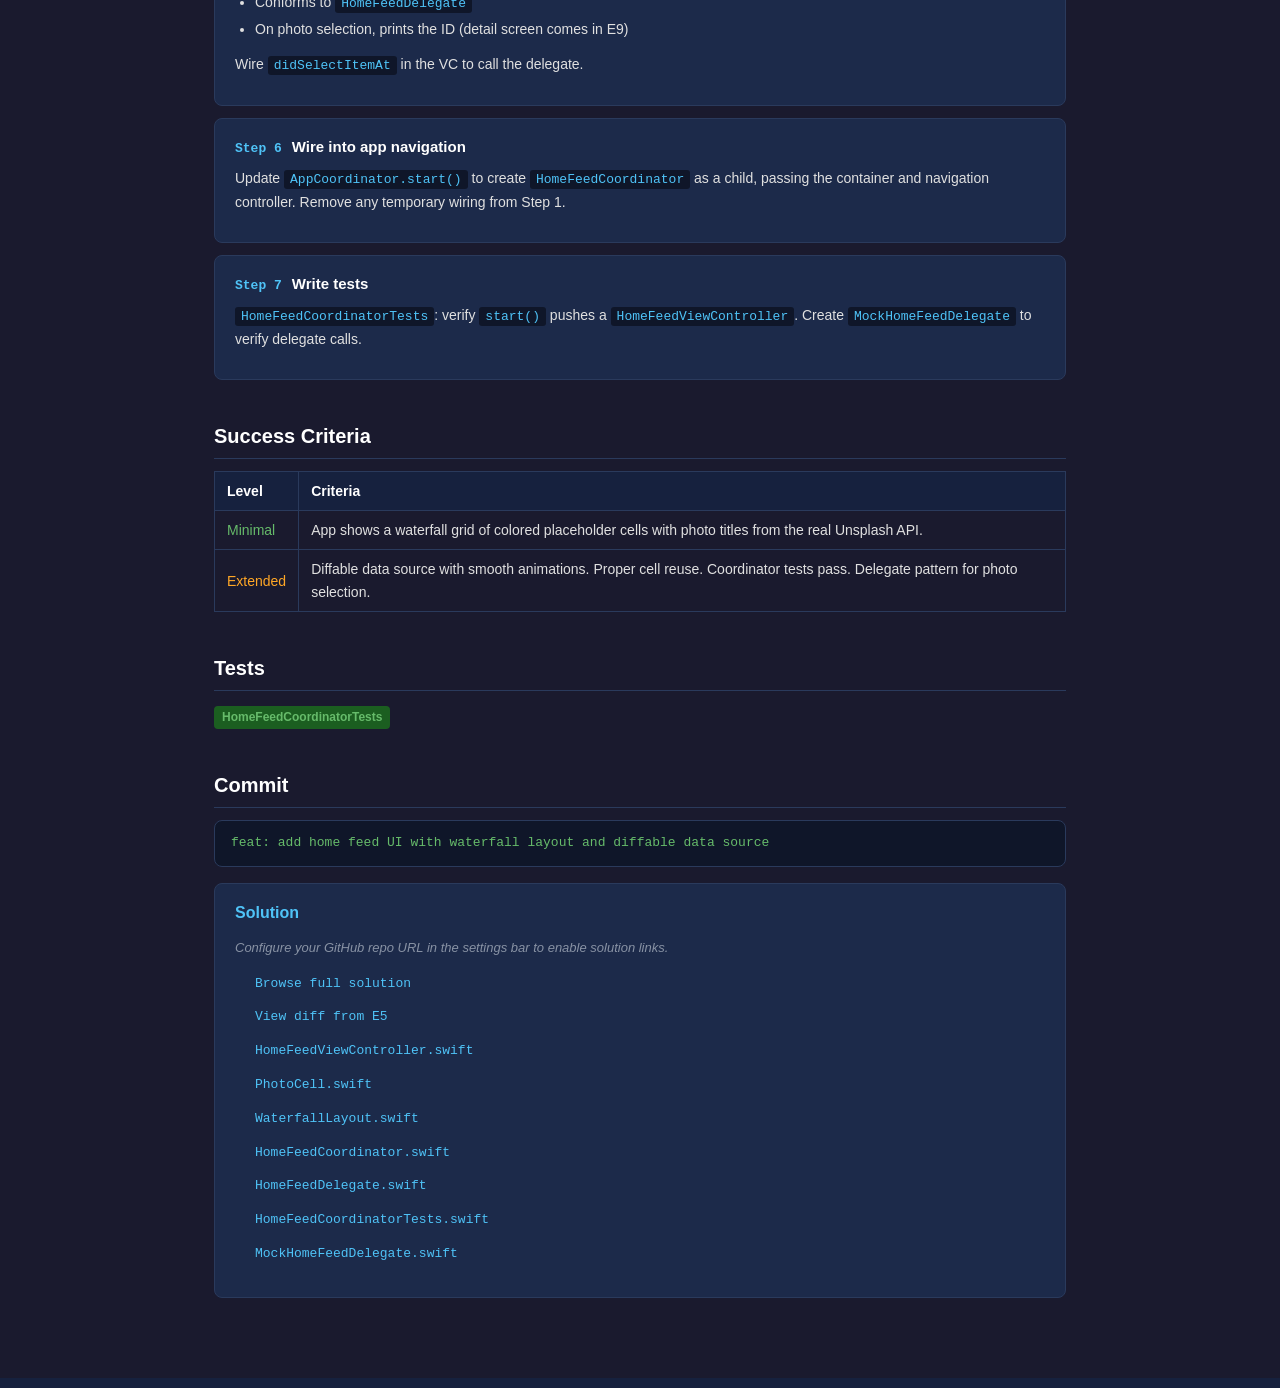
<file: exercises/e06-feed-ui.html>
<!DOCTYPE html>
<html lang="en">
<head>
  <meta charset="UTF-8">
  <meta name="viewport" content="width=device-width, initial-scale=1.0">
  <title>E6: Home Feed UI — PinBoard Course</title>
  <link rel="stylesheet" href="shared.css">
</head>
<body>

<div class="settings-bar">
  <label>GitHub Repo:</label>
  <input type="text" placeholder="owner/repo or full URL">
  <span class="status error">Enter your repo</span>
</div>

<nav class="nav-bar">
  <div class="nav-group">
    <a href="index.html">← Overview</a>
    <a href="e05-feed-viewmodel.html">← E5: Feed ViewModel</a>
  </div>
  <span class="nav-title">E6 of 14</span>
  <div class="nav-group">
    <a href="e07-image-loading.html">E7: Image Loading →</a>
  </div>
</nav>

<div class="container">

  <h1>E6: Home Feed UI</h1>
  <p class="subtitle">
    <span class="tag tag-topic">UICollectionView</span>
    <span class="tag tag-topic">CompositionalLayout</span>
    <span class="tag tag-topic">DiffableDataSource</span>
    <span class="tag tag-topic">Custom Cells</span>
    <span class="tag tag-topic">Delegation</span>
    <span class="tag tag-prereq">Requires E5</span>
  </p>

  <h2>Problem</h2>
  <p>Build the Home Feed screen — a scrollable grid of photo cards. Start simple (basic collection view with default cells), then progressively upgrade to a custom cell, diffable data source, and waterfall layout. Wire navigation through a coordinator rather than coupling it to the VC.</p>

  <h2>What the Solution Looks Like</h2>
  <p>A <code>HomeFeedViewController</code> with a 2-column waterfall grid using <code>UICollectionViewCompositionalLayout</code> and <code>UICollectionViewDiffableDataSource</code>. A custom <code>PhotoCell</code> showing a colored placeholder (images come in E7). A <code>HomeFeedCoordinator</code> that creates the VC and handles navigation via <code>HomeFeedDelegate</code>.</p>

  <h2>Steps</h2>

  <div class="step">
    <div class="step-header">
      <span class="step-num">Step 1</span>
      <span class="step-title">Basic VC with collection view and default cells</span>
    </div>
    <p>Create <code>HomeFeedViewController</code> with a <code>UICollectionView</code> using <code>UICollectionViewFlowLayout</code>. Register a basic <code>UICollectionViewCell</code> using <code>CellRegistration</code>. In the cell, just show the photo title in a label.</p>
    <p>Bind to the ViewModel: on <code>onPhotosUpdated</code>, store the cell view models and call <code>reloadData()</code>. On <code>onStateChanged</code>, show/hide a <code>UIActivityIndicatorView</code>. Call <code>viewModel.viewDidLoad()</code> in <code>viewDidLoad()</code>.</p>
    <p>Temporarily wire it directly in <code>AppCoordinator</code> to see it on screen.</p>
  </div>

  <div class="step">
    <div class="step-header">
      <span class="step-num">Step 2</span>
      <span class="step-title">Custom PhotoCell</span>
    </div>
    <p>Create <code>PhotoCell</code>: a <code>UICollectionViewCell</code> subclass with a full-bleed <code>UIImageView</code> and a semi-transparent bottom overlay containing the photo title. Use auto-layout to pin the image view to all edges.</p>
    <p><code>configure(with: PhotoCellViewModel)</code> sets the title. For now, set the image view's background color based on the aspect ratio (just to visualize cell sizes). Implement <code>prepareForReuse()</code> to reset the image and title.</p>
  </div>

  <div class="step">
    <div class="step-header">
      <span class="step-num">Step 3</span>
      <span class="step-title">Diffable data source</span>
    </div>
    <p>Replace the <code>UICollectionViewDataSource</code> methods with a <code>UICollectionViewDiffableDataSource&lt;Section, String&gt;</code>. Define a <code>Section</code> enum with <code>.main</code>. The cell provider closure dequeues <code>PhotoCell</code> and configures it.</p>
    <p>On <code>onPhotosUpdated</code>, build a <code>NSDiffableDataSourceSnapshot</code> from the cell view model IDs and <code>apply()</code> it.</p>
  </div>

  <div class="step">
    <div class="step-header">
      <span class="step-num">Step 4</span>
      <span class="step-title">Waterfall compositional layout</span>
    </div>
    <p>Create <code>WaterfallLayout</code> — a factory that builds a <code>UICollectionViewCompositionalLayout</code> using the <code>NSCollectionLayoutSection</code> provider closure. 2 columns. Item heights are calculated from aspect ratios (you'll need a callback to get the aspect ratio for an index). 8pt inter-item spacing, 8pt section insets.</p>
    <p>Replace the flow layout with the waterfall layout in the VC.</p>
  </div>

  <details>
    <summary>Hint: Waterfall layout approach</summary>
    <div class="hint-body">
      <p>CompositionalLayout doesn't have built-in waterfall support. The common approach is to use a custom <code>NSCollectionLayoutSection</code> provider that pre-calculates item positions using column heights tracking, similar to how Pinterest's layout works. Each item is an <code>NSCollectionLayoutGroupCustomItem</code> with an absolute frame.</p>
<pre><code>UICollectionViewCompositionalLayout { sectionIndex, environment in
    let items = // calculate frames for each item
    let group = NSCollectionLayoutGroup.custom(layoutSize: groupSize) { _ in items }
    return NSCollectionLayoutSection(group: group)
}</code></pre>
    </div>
  </details>

  <div class="step">
    <div class="step-header">
      <span class="step-num">Step 5</span>
      <span class="step-title">HomeFeedCoordinator and delegate</span>
    </div>
    <p>Create <code>HomeFeedDelegate</code> protocol with <code>homeFeedDidSelectPhoto(id: String)</code>. Create <code>HomeFeedCoordinator</code> that:</p>
    <ul>
      <li>Creates the ViewModel (with the service from the container) and ViewController</li>
      <li>Conforms to <code>HomeFeedDelegate</code></li>
      <li>On photo selection, prints the ID (detail screen comes in E9)</li>
    </ul>
    <p>Wire <code>didSelectItemAt</code> in the VC to call the delegate.</p>
  </div>

  <div class="step">
    <div class="step-header">
      <span class="step-num">Step 6</span>
      <span class="step-title">Wire into app navigation</span>
    </div>
    <p>Update <code>AppCoordinator.start()</code> to create <code>HomeFeedCoordinator</code> as a child, passing the container and navigation controller. Remove any temporary wiring from Step 1.</p>
  </div>

  <div class="step">
    <div class="step-header">
      <span class="step-num">Step 7</span>
      <span class="step-title">Write tests</span>
    </div>
    <p><code>HomeFeedCoordinatorTests</code>: verify <code>start()</code> pushes a <code>HomeFeedViewController</code>. Create <code>MockHomeFeedDelegate</code> to verify delegate calls.</p>
  </div>

  <h2>Success Criteria</h2>
  <table class="rubric">
    <thead><tr><th>Level</th><th>Criteria</th></tr></thead>
    <tbody>
      <tr><td class="label-min">Minimal</td><td>App shows a waterfall grid of colored placeholder cells with photo titles from the real Unsplash API.</td></tr>
      <tr><td class="label-ext">Extended</td><td>Diffable data source with smooth animations. Proper cell reuse. Coordinator tests pass. Delegate pattern for photo selection.</td></tr>
    </tbody>
  </table>

  <h2>Tests</h2>
  <p><span class="tag tag-test">HomeFeedCoordinatorTests</span></p>

  <h2>Commit</h2>
  <div class="commit-msg">feat: add home feed UI with waterfall layout and diffable data source</div>

  <div class="solution-links">
    <h3>Solution</h3>
    <p class="no-repo">Configure your GitHub repo URL in the settings bar to enable solution links.</p>
    <ul>
      <li><a data-branch="e06" target="_blank">Browse full solution</a></li>
      <li><a data-diff="e05..e06" target="_blank">View diff from E5</a></li>
      <li><a data-branch="e06" data-path="PinBoard/Features/HomeFeed/HomeFeedViewController.swift" target="_blank">HomeFeedViewController.swift</a></li>
      <li><a data-branch="e06" data-path="PinBoard/Features/HomeFeed/PhotoCell.swift" target="_blank">PhotoCell.swift</a></li>
      <li><a data-branch="e06" data-path="PinBoard/Features/HomeFeed/WaterfallLayout.swift" target="_blank">WaterfallLayout.swift</a></li>
      <li><a data-branch="e06" data-path="PinBoard/Features/HomeFeed/HomeFeedCoordinator.swift" target="_blank">HomeFeedCoordinator.swift</a></li>
      <li><a data-branch="e06" data-path="PinBoard/Features/HomeFeed/HomeFeedDelegate.swift" target="_blank">HomeFeedDelegate.swift</a></li>
      <li><a data-branch="e06" data-path="PinBoardTests/Features/HomeFeed/HomeFeedCoordinatorTests.swift" target="_blank">HomeFeedCoordinatorTests.swift</a></li>
      <li><a data-branch="e06" data-path="PinBoardTests/Mocks/MockHomeFeedDelegate.swift" target="_blank">MockHomeFeedDelegate.swift</a></li>
    </ul>
  </div>

</div>

<nav class="nav-bar">
  <div class="nav-group">
    <a href="index.html">← Overview</a>
    <a href="e05-feed-viewmodel.html">← E5: Feed ViewModel</a>
  </div>
  <span class="nav-title">E6 of 14</span>
  <div class="nav-group">
    <a href="e07-image-loading.html">E7: Image Loading →</a>
  </div>
</nav>

<script src="shared.js"></script>
</body>
</html>
</file>
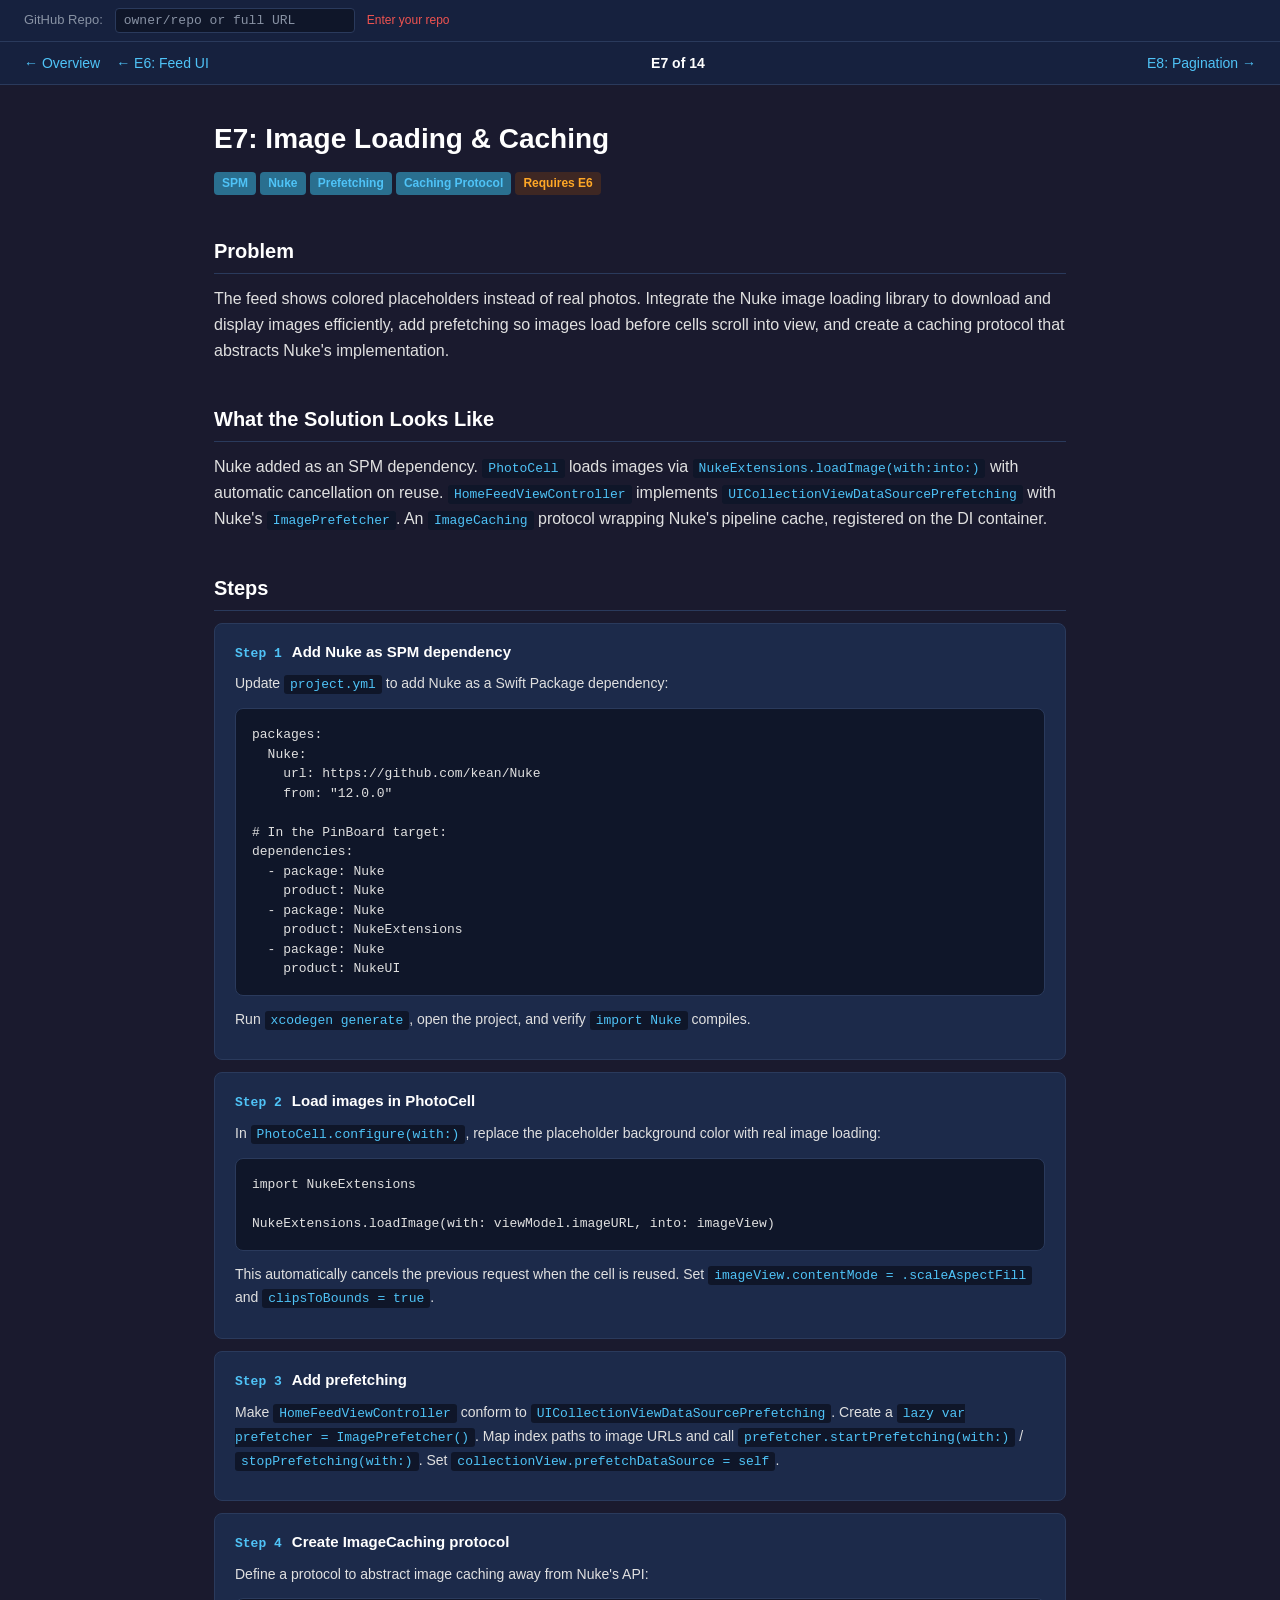
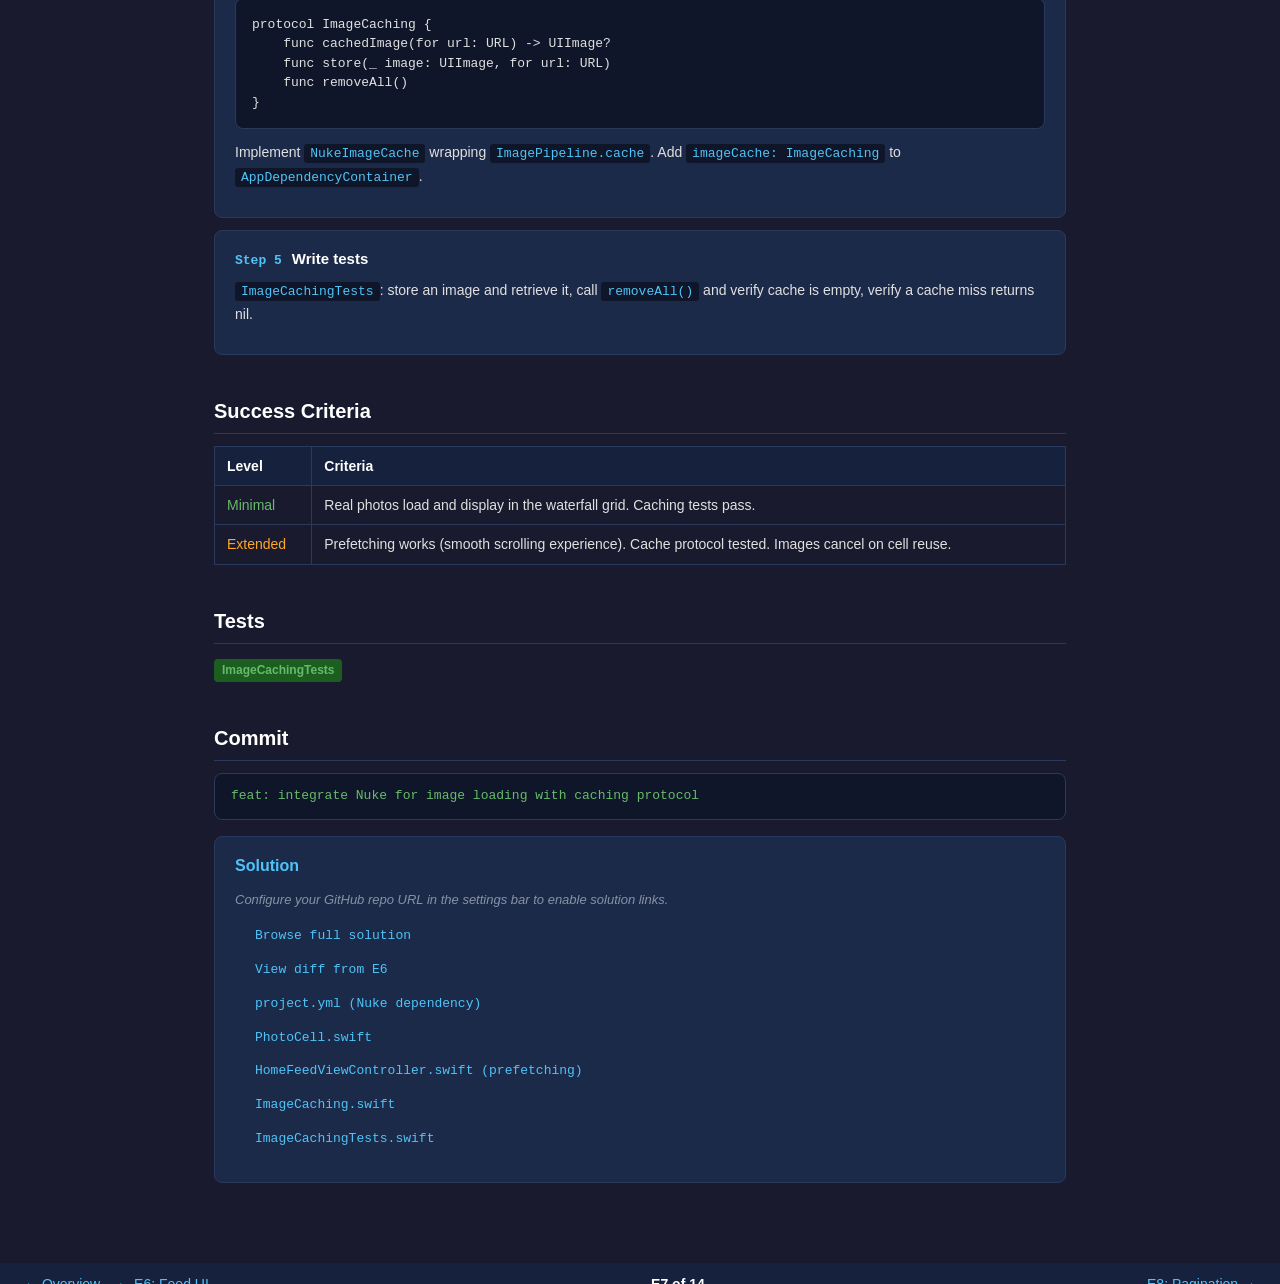
<file: exercises/e07-image-loading.html>
<!DOCTYPE html>
<html lang="en">
<head>
  <meta charset="UTF-8">
  <meta name="viewport" content="width=device-width, initial-scale=1.0">
  <title>E7: Image Loading & Caching — PinBoard Course</title>
  <link rel="stylesheet" href="shared.css">
</head>
<body>

<div class="settings-bar">
  <label>GitHub Repo:</label>
  <input type="text" placeholder="owner/repo or full URL">
  <span class="status error">Enter your repo</span>
</div>

<nav class="nav-bar">
  <div class="nav-group">
    <a href="index.html">← Overview</a>
    <a href="e06-feed-ui.html">← E6: Feed UI</a>
  </div>
  <span class="nav-title">E7 of 14</span>
  <div class="nav-group">
    <a href="e08-pagination.html">E8: Pagination →</a>
  </div>
</nav>

<div class="container">

  <h1>E7: Image Loading &amp; Caching</h1>
  <p class="subtitle">
    <span class="tag tag-topic">SPM</span>
    <span class="tag tag-topic">Nuke</span>
    <span class="tag tag-topic">Prefetching</span>
    <span class="tag tag-topic">Caching Protocol</span>
    <span class="tag tag-prereq">Requires E6</span>
  </p>

  <h2>Problem</h2>
  <p>The feed shows colored placeholders instead of real photos. Integrate the Nuke image loading library to download and display images efficiently, add prefetching so images load before cells scroll into view, and create a caching protocol that abstracts Nuke's implementation.</p>

  <h2>What the Solution Looks Like</h2>
  <p>Nuke added as an SPM dependency. <code>PhotoCell</code> loads images via <code>NukeExtensions.loadImage(with:into:)</code> with automatic cancellation on reuse. <code>HomeFeedViewController</code> implements <code>UICollectionViewDataSourcePrefetching</code> with Nuke's <code>ImagePrefetcher</code>. An <code>ImageCaching</code> protocol wrapping Nuke's pipeline cache, registered on the DI container.</p>

  <h2>Steps</h2>

  <div class="step">
    <div class="step-header">
      <span class="step-num">Step 1</span>
      <span class="step-title">Add Nuke as SPM dependency</span>
    </div>
    <p>Update <code>project.yml</code> to add Nuke as a Swift Package dependency:</p>
<pre><code>packages:
  Nuke:
    url: https://github.com/kean/Nuke
    from: "12.0.0"

# In the PinBoard target:
dependencies:
  - package: Nuke
    product: Nuke
  - package: Nuke
    product: NukeExtensions
  - package: Nuke
    product: NukeUI</code></pre>
    <p>Run <code>xcodegen generate</code>, open the project, and verify <code>import Nuke</code> compiles.</p>
  </div>

  <div class="step">
    <div class="step-header">
      <span class="step-num">Step 2</span>
      <span class="step-title">Load images in PhotoCell</span>
    </div>
    <p>In <code>PhotoCell.configure(with:)</code>, replace the placeholder background color with real image loading:</p>
<pre><code>import NukeExtensions

NukeExtensions.loadImage(with: viewModel.imageURL, into: imageView)</code></pre>
    <p>This automatically cancels the previous request when the cell is reused. Set <code>imageView.contentMode = .scaleAspectFill</code> and <code>clipsToBounds = true</code>.</p>
  </div>

  <div class="step">
    <div class="step-header">
      <span class="step-num">Step 3</span>
      <span class="step-title">Add prefetching</span>
    </div>
    <p>Make <code>HomeFeedViewController</code> conform to <code>UICollectionViewDataSourcePrefetching</code>. Create a <code>lazy var prefetcher = ImagePrefetcher()</code>. Map index paths to image URLs and call <code>prefetcher.startPrefetching(with:)</code> / <code>stopPrefetching(with:)</code>. Set <code>collectionView.prefetchDataSource = self</code>.</p>
  </div>

  <div class="step">
    <div class="step-header">
      <span class="step-num">Step 4</span>
      <span class="step-title">Create ImageCaching protocol</span>
    </div>
    <p>Define a protocol to abstract image caching away from Nuke's API:</p>
<pre><code>protocol ImageCaching {
    func cachedImage(for url: URL) -> UIImage?
    func store(_ image: UIImage, for url: URL)
    func removeAll()
}</code></pre>
    <p>Implement <code>NukeImageCache</code> wrapping <code>ImagePipeline.cache</code>. Add <code>imageCache: ImageCaching</code> to <code>AppDependencyContainer</code>.</p>
  </div>

  <div class="step">
    <div class="step-header">
      <span class="step-num">Step 5</span>
      <span class="step-title">Write tests</span>
    </div>
    <p><code>ImageCachingTests</code>: store an image and retrieve it, call <code>removeAll()</code> and verify cache is empty, verify a cache miss returns nil.</p>
  </div>

  <h2>Success Criteria</h2>
  <table class="rubric">
    <thead><tr><th>Level</th><th>Criteria</th></tr></thead>
    <tbody>
      <tr><td class="label-min">Minimal</td><td>Real photos load and display in the waterfall grid. Caching tests pass.</td></tr>
      <tr><td class="label-ext">Extended</td><td>Prefetching works (smooth scrolling experience). Cache protocol tested. Images cancel on cell reuse.</td></tr>
    </tbody>
  </table>

  <h2>Tests</h2>
  <p><span class="tag tag-test">ImageCachingTests</span></p>

  <h2>Commit</h2>
  <div class="commit-msg">feat: integrate Nuke for image loading with caching protocol</div>

  <div class="solution-links">
    <h3>Solution</h3>
    <p class="no-repo">Configure your GitHub repo URL in the settings bar to enable solution links.</p>
    <ul>
      <li><a data-branch="e07" target="_blank">Browse full solution</a></li>
      <li><a data-diff="e06..e07" target="_blank">View diff from E6</a></li>
      <li><a data-branch="e07" data-path="project.yml" target="_blank">project.yml (Nuke dependency)</a></li>
      <li><a data-branch="e07" data-path="PinBoard/Features/HomeFeed/PhotoCell.swift" target="_blank">PhotoCell.swift</a></li>
      <li><a data-branch="e07" data-path="PinBoard/Features/HomeFeed/HomeFeedViewController.swift" target="_blank">HomeFeedViewController.swift (prefetching)</a></li>
      <li><a data-branch="e07" data-path="PinBoard/Core/ImageCaching.swift" target="_blank">ImageCaching.swift</a></li>
      <li><a data-branch="e07" data-path="PinBoardTests/Core/ImageCachingTests.swift" target="_blank">ImageCachingTests.swift</a></li>
    </ul>
  </div>

</div>

<nav class="nav-bar">
  <div class="nav-group">
    <a href="index.html">← Overview</a>
    <a href="e06-feed-ui.html">← E6: Feed UI</a>
  </div>
  <span class="nav-title">E7 of 14</span>
  <div class="nav-group">
    <a href="e08-pagination.html">E8: Pagination →</a>
  </div>
</nav>

<script src="shared.js"></script>
</body>
</html>
</file>
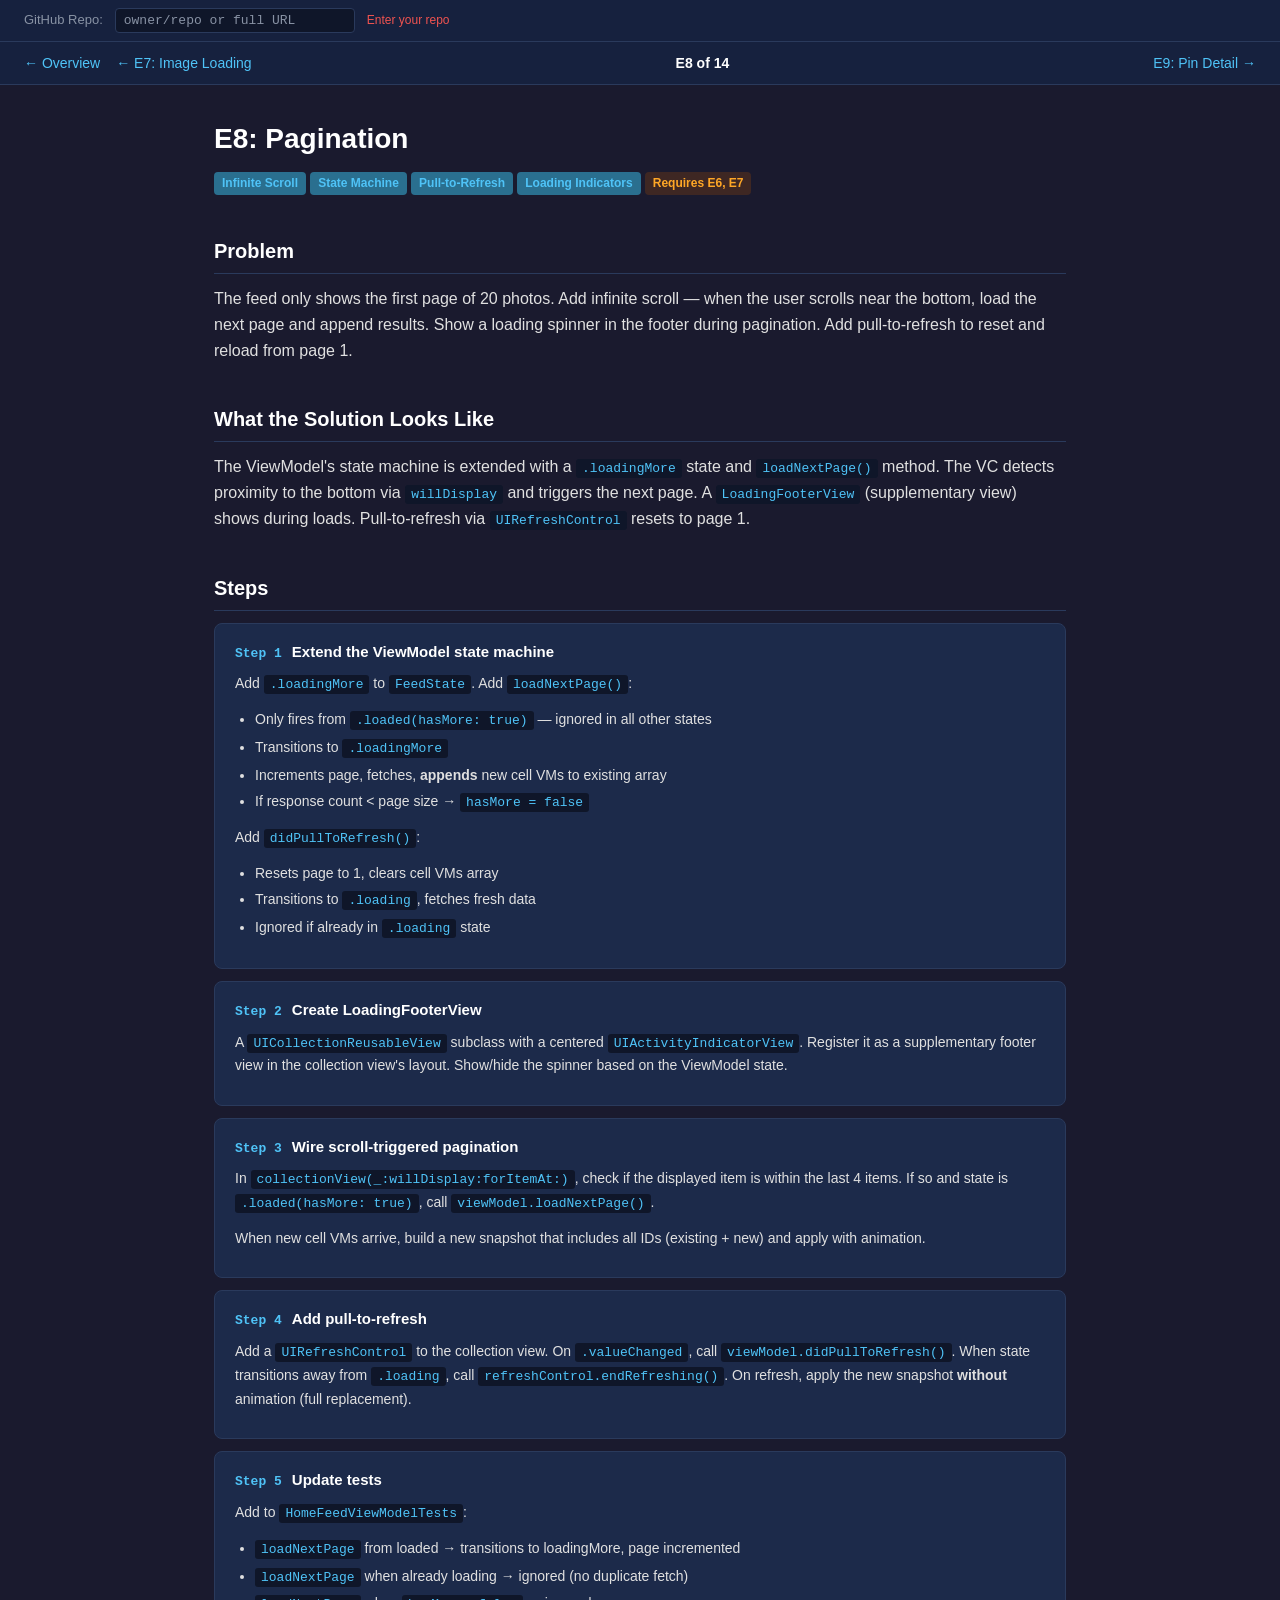
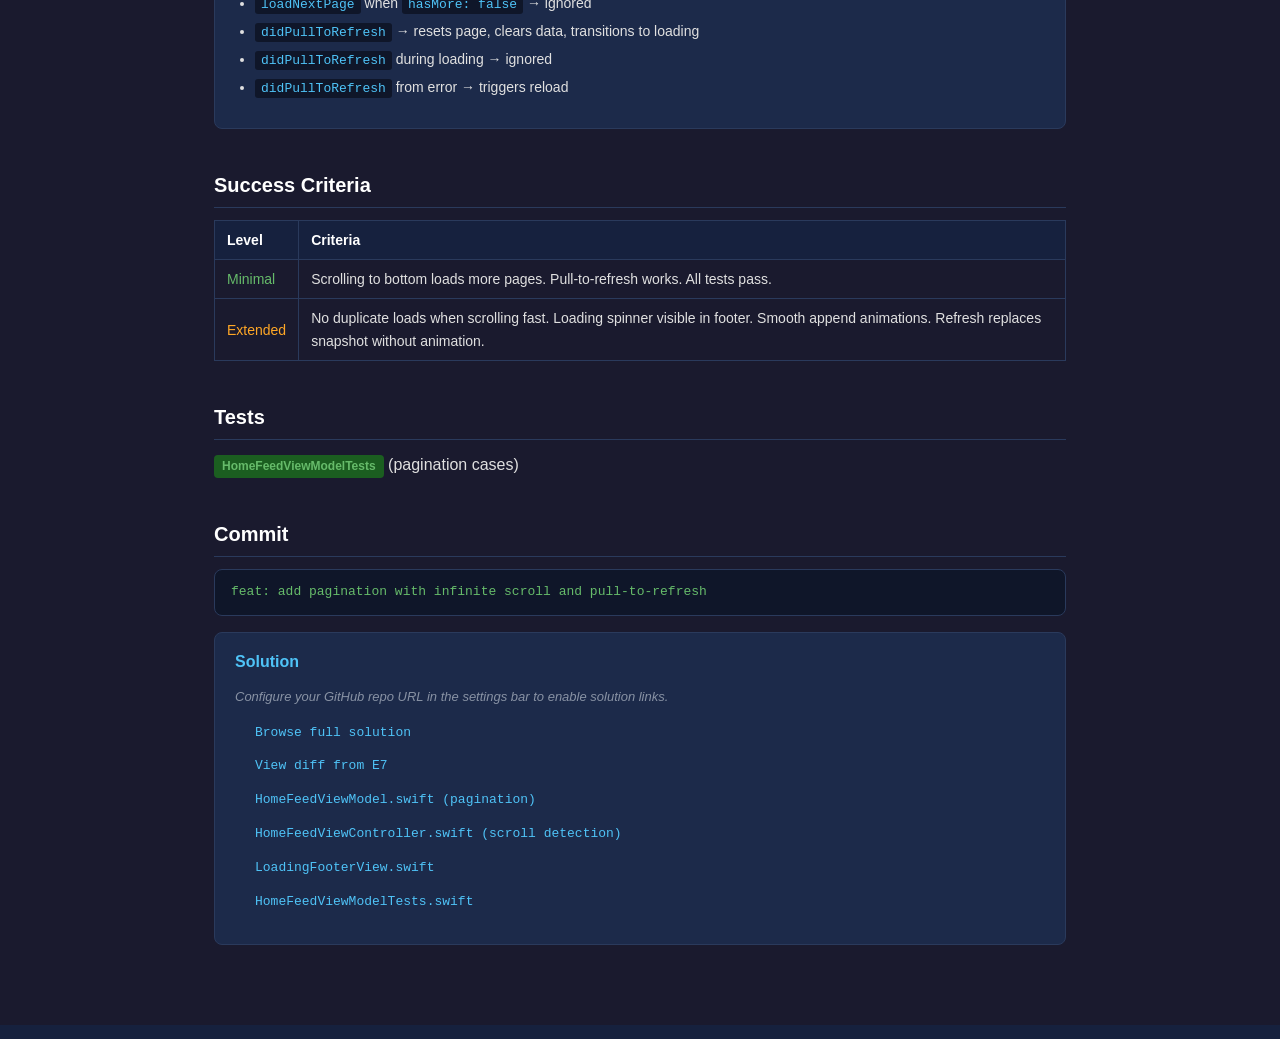
<file: exercises/e08-pagination.html>
<!DOCTYPE html>
<html lang="en">
<head>
  <meta charset="UTF-8">
  <meta name="viewport" content="width=device-width, initial-scale=1.0">
  <title>E8: Pagination — PinBoard Course</title>
  <link rel="stylesheet" href="shared.css">
</head>
<body>

<div class="settings-bar">
  <label>GitHub Repo:</label>
  <input type="text" placeholder="owner/repo or full URL">
  <span class="status error">Enter your repo</span>
</div>

<nav class="nav-bar">
  <div class="nav-group">
    <a href="index.html">← Overview</a>
    <a href="e07-image-loading.html">← E7: Image Loading</a>
  </div>
  <span class="nav-title">E8 of 14</span>
  <div class="nav-group">
    <a href="e09-pin-detail.html">E9: Pin Detail →</a>
  </div>
</nav>

<div class="container">

  <h1>E8: Pagination</h1>
  <p class="subtitle">
    <span class="tag tag-topic">Infinite Scroll</span>
    <span class="tag tag-topic">State Machine</span>
    <span class="tag tag-topic">Pull-to-Refresh</span>
    <span class="tag tag-topic">Loading Indicators</span>
    <span class="tag tag-prereq">Requires E6, E7</span>
  </p>

  <h2>Problem</h2>
  <p>The feed only shows the first page of 20 photos. Add infinite scroll — when the user scrolls near the bottom, load the next page and append results. Show a loading spinner in the footer during pagination. Add pull-to-refresh to reset and reload from page 1.</p>

  <h2>What the Solution Looks Like</h2>
  <p>The ViewModel's state machine is extended with a <code>.loadingMore</code> state and <code>loadNextPage()</code> method. The VC detects proximity to the bottom via <code>willDisplay</code> and triggers the next page. A <code>LoadingFooterView</code> (supplementary view) shows during loads. Pull-to-refresh via <code>UIRefreshControl</code> resets to page 1.</p>

  <h2>Steps</h2>

  <div class="step">
    <div class="step-header">
      <span class="step-num">Step 1</span>
      <span class="step-title">Extend the ViewModel state machine</span>
    </div>
    <p>Add <code>.loadingMore</code> to <code>FeedState</code>. Add <code>loadNextPage()</code>:</p>
    <ul>
      <li>Only fires from <code>.loaded(hasMore: true)</code> — ignored in all other states</li>
      <li>Transitions to <code>.loadingMore</code></li>
      <li>Increments page, fetches, <strong>appends</strong> new cell VMs to existing array</li>
      <li>If response count &lt; page size → <code>hasMore = false</code></li>
    </ul>
    <p>Add <code>didPullToRefresh()</code>:</p>
    <ul>
      <li>Resets page to 1, clears cell VMs array</li>
      <li>Transitions to <code>.loading</code>, fetches fresh data</li>
      <li>Ignored if already in <code>.loading</code> state</li>
    </ul>
  </div>

  <div class="step">
    <div class="step-header">
      <span class="step-num">Step 2</span>
      <span class="step-title">Create LoadingFooterView</span>
    </div>
    <p>A <code>UICollectionReusableView</code> subclass with a centered <code>UIActivityIndicatorView</code>. Register it as a supplementary footer view in the collection view's layout. Show/hide the spinner based on the ViewModel state.</p>
  </div>

  <div class="step">
    <div class="step-header">
      <span class="step-num">Step 3</span>
      <span class="step-title">Wire scroll-triggered pagination</span>
    </div>
    <p>In <code>collectionView(_:willDisplay:forItemAt:)</code>, check if the displayed item is within the last 4 items. If so and state is <code>.loaded(hasMore: true)</code>, call <code>viewModel.loadNextPage()</code>.</p>
    <p>When new cell VMs arrive, build a new snapshot that includes all IDs (existing + new) and apply with animation.</p>
  </div>

  <div class="step">
    <div class="step-header">
      <span class="step-num">Step 4</span>
      <span class="step-title">Add pull-to-refresh</span>
    </div>
    <p>Add a <code>UIRefreshControl</code> to the collection view. On <code>.valueChanged</code>, call <code>viewModel.didPullToRefresh()</code>. When state transitions away from <code>.loading</code>, call <code>refreshControl.endRefreshing()</code>. On refresh, apply the new snapshot <strong>without</strong> animation (full replacement).</p>
  </div>

  <div class="step">
    <div class="step-header">
      <span class="step-num">Step 5</span>
      <span class="step-title">Update tests</span>
    </div>
    <p>Add to <code>HomeFeedViewModelTests</code>:</p>
    <ul>
      <li><code>loadNextPage</code> from loaded → transitions to loadingMore, page incremented</li>
      <li><code>loadNextPage</code> when already loading → ignored (no duplicate fetch)</li>
      <li><code>loadNextPage</code> when <code>hasMore: false</code> → ignored</li>
      <li><code>didPullToRefresh</code> → resets page, clears data, transitions to loading</li>
      <li><code>didPullToRefresh</code> during loading → ignored</li>
      <li><code>didPullToRefresh</code> from error → triggers reload</li>
    </ul>
  </div>

  <h2>Success Criteria</h2>
  <table class="rubric">
    <thead><tr><th>Level</th><th>Criteria</th></tr></thead>
    <tbody>
      <tr><td class="label-min">Minimal</td><td>Scrolling to bottom loads more pages. Pull-to-refresh works. All tests pass.</td></tr>
      <tr><td class="label-ext">Extended</td><td>No duplicate loads when scrolling fast. Loading spinner visible in footer. Smooth append animations. Refresh replaces snapshot without animation.</td></tr>
    </tbody>
  </table>

  <h2>Tests</h2>
  <p><span class="tag tag-test">HomeFeedViewModelTests</span> (pagination cases)</p>

  <h2>Commit</h2>
  <div class="commit-msg">feat: add pagination with infinite scroll and pull-to-refresh</div>

  <div class="solution-links">
    <h3>Solution</h3>
    <p class="no-repo">Configure your GitHub repo URL in the settings bar to enable solution links.</p>
    <ul>
      <li><a data-branch="e08" target="_blank">Browse full solution</a></li>
      <li><a data-diff="e07..e08" target="_blank">View diff from E7</a></li>
      <li><a data-branch="e08" data-path="PinBoard/Features/HomeFeed/HomeFeedViewModel.swift" target="_blank">HomeFeedViewModel.swift (pagination)</a></li>
      <li><a data-branch="e08" data-path="PinBoard/Features/HomeFeed/HomeFeedViewController.swift" target="_blank">HomeFeedViewController.swift (scroll detection)</a></li>
      <li><a data-branch="e08" data-path="PinBoard/DesignSystem/LoadingFooterView.swift" target="_blank">LoadingFooterView.swift</a></li>
      <li><a data-branch="e08" data-path="PinBoardTests/Features/HomeFeed/HomeFeedViewModelTests.swift" target="_blank">HomeFeedViewModelTests.swift</a></li>
    </ul>
  </div>

</div>

<nav class="nav-bar">
  <div class="nav-group">
    <a href="index.html">← Overview</a>
    <a href="e07-image-loading.html">← E7: Image Loading</a>
  </div>
  <span class="nav-title">E8 of 14</span>
  <div class="nav-group">
    <a href="e09-pin-detail.html">E9: Pin Detail →</a>
  </div>
</nav>

<script src="shared.js"></script>
</body>
</html>
</file>
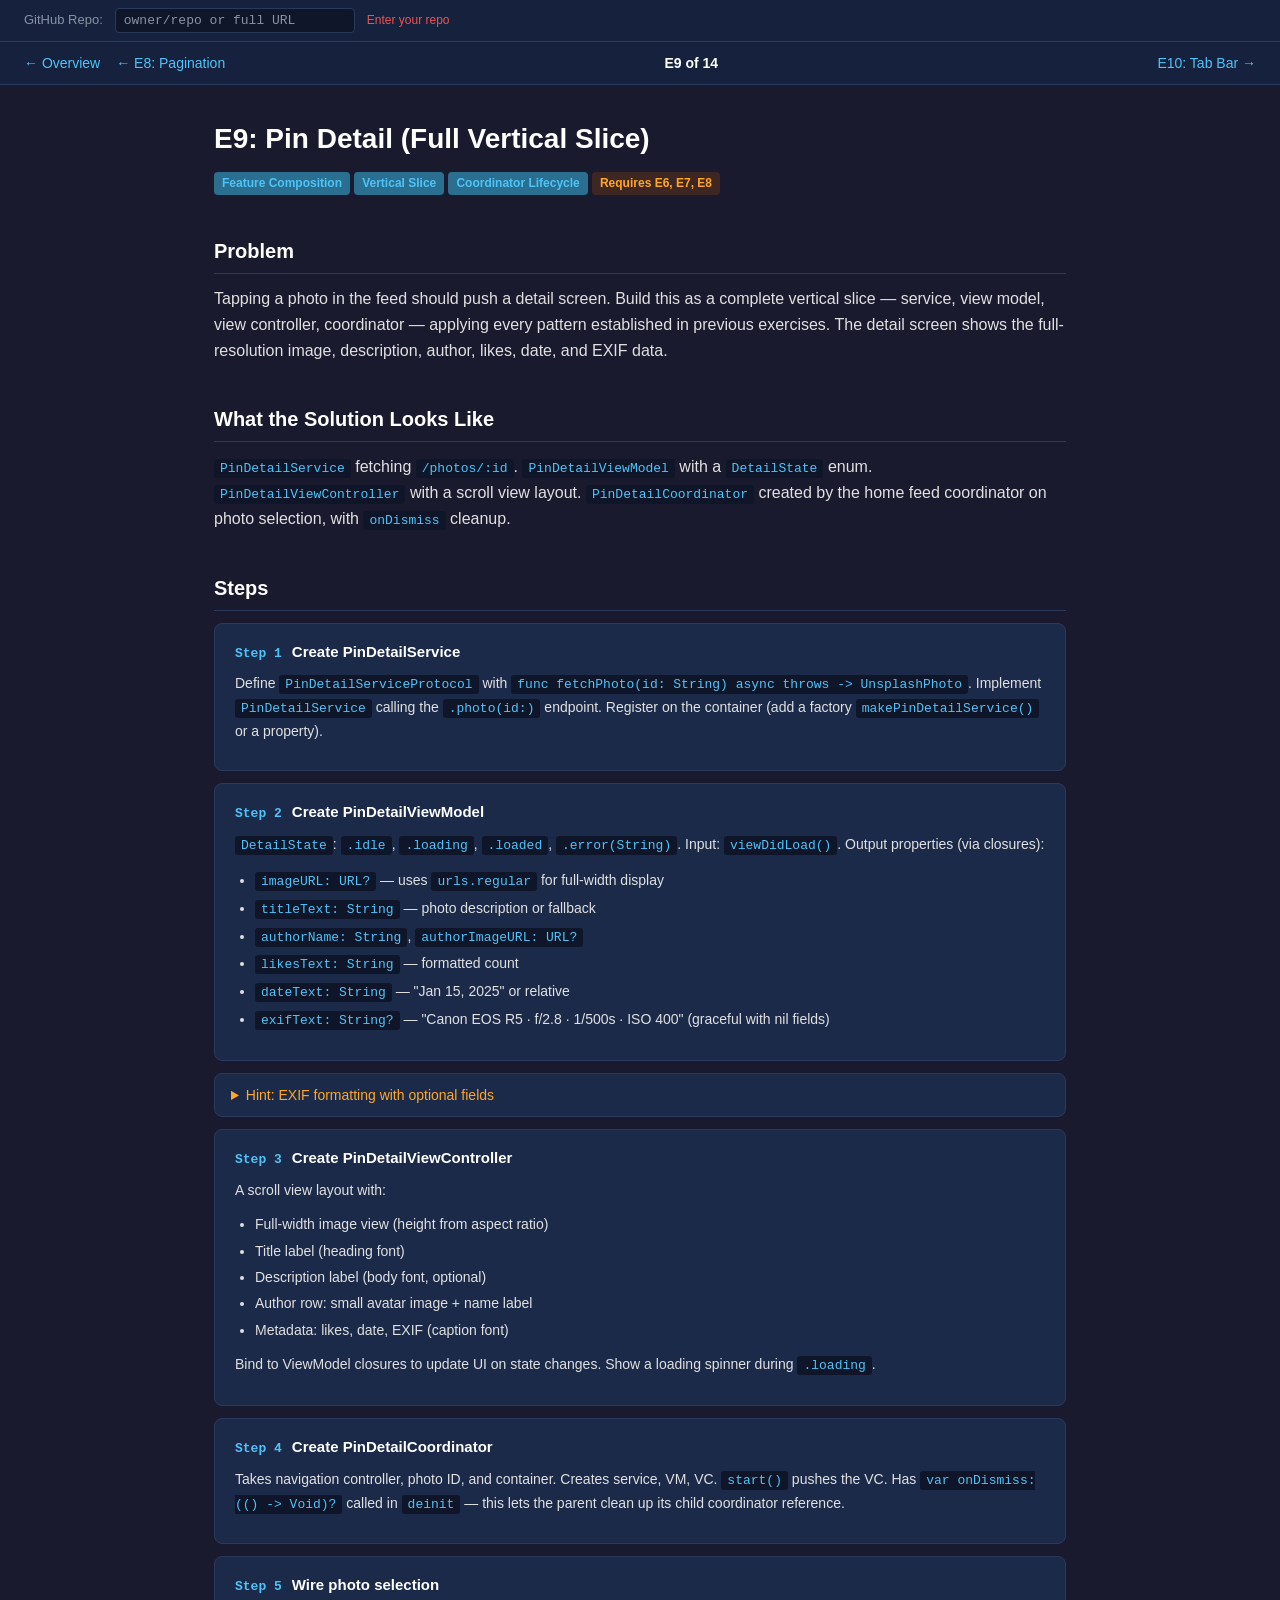
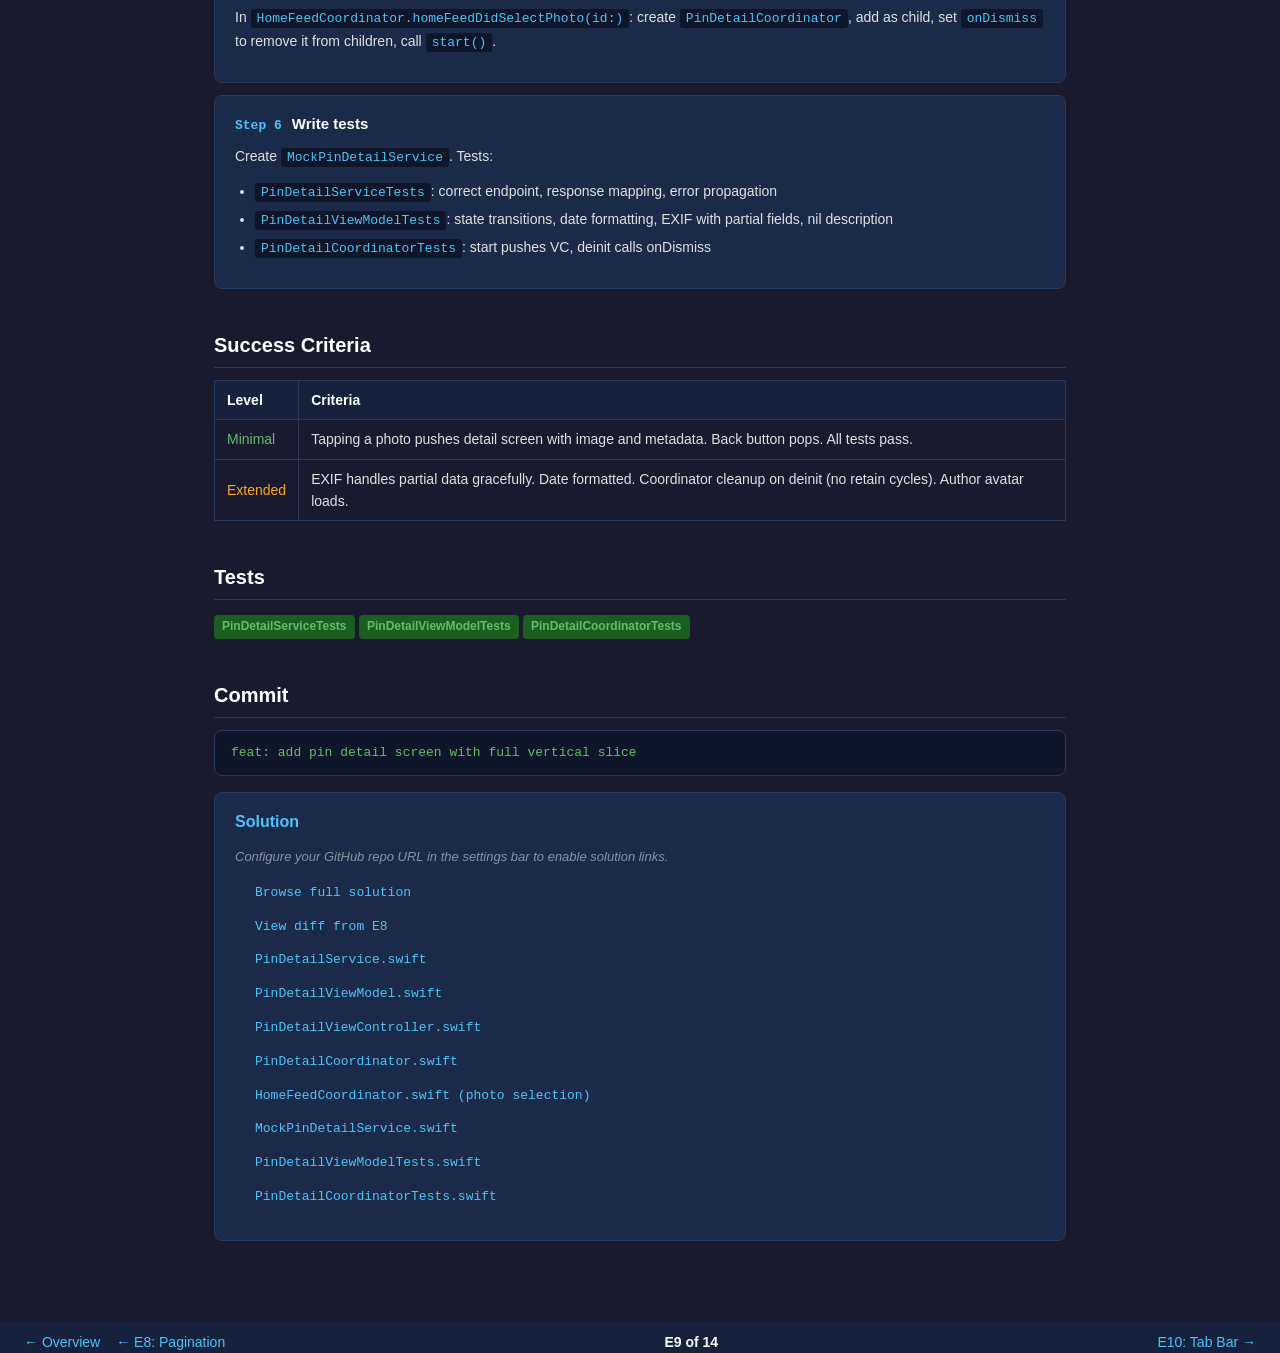
<file: exercises/e09-pin-detail.html>
<!DOCTYPE html>
<html lang="en">
<head>
  <meta charset="UTF-8">
  <meta name="viewport" content="width=device-width, initial-scale=1.0">
  <title>E9: Pin Detail (Full Vertical Slice) — PinBoard Course</title>
  <link rel="stylesheet" href="shared.css">
</head>
<body>

<div class="settings-bar">
  <label>GitHub Repo:</label>
  <input type="text" placeholder="owner/repo or full URL">
  <span class="status error">Enter your repo</span>
</div>

<nav class="nav-bar">
  <div class="nav-group">
    <a href="index.html">← Overview</a>
    <a href="e08-pagination.html">← E8: Pagination</a>
  </div>
  <span class="nav-title">E9 of 14</span>
  <div class="nav-group">
    <a href="e10-tab-bar.html">E10: Tab Bar →</a>
  </div>
</nav>

<div class="container">

  <h1>E9: Pin Detail (Full Vertical Slice)</h1>
  <p class="subtitle">
    <span class="tag tag-topic">Feature Composition</span>
    <span class="tag tag-topic">Vertical Slice</span>
    <span class="tag tag-topic">Coordinator Lifecycle</span>
    <span class="tag tag-prereq">Requires E6, E7, E8</span>
  </p>

  <h2>Problem</h2>
  <p>Tapping a photo in the feed should push a detail screen. Build this as a complete vertical slice — service, view model, view controller, coordinator — applying every pattern established in previous exercises. The detail screen shows the full-resolution image, description, author, likes, date, and EXIF data.</p>

  <h2>What the Solution Looks Like</h2>
  <p><code>PinDetailService</code> fetching <code>/photos/:id</code>. <code>PinDetailViewModel</code> with a <code>DetailState</code> enum. <code>PinDetailViewController</code> with a scroll view layout. <code>PinDetailCoordinator</code> created by the home feed coordinator on photo selection, with <code>onDismiss</code> cleanup.</p>

  <h2>Steps</h2>

  <div class="step">
    <div class="step-header">
      <span class="step-num">Step 1</span>
      <span class="step-title">Create PinDetailService</span>
    </div>
    <p>Define <code>PinDetailServiceProtocol</code> with <code>func fetchPhoto(id: String) async throws -> UnsplashPhoto</code>. Implement <code>PinDetailService</code> calling the <code>.photo(id:)</code> endpoint. Register on the container (add a factory <code>makePinDetailService()</code> or a property).</p>
  </div>

  <div class="step">
    <div class="step-header">
      <span class="step-num">Step 2</span>
      <span class="step-title">Create PinDetailViewModel</span>
    </div>
    <p><code>DetailState</code>: <code>.idle</code>, <code>.loading</code>, <code>.loaded</code>, <code>.error(String)</code>. Input: <code>viewDidLoad()</code>. Output properties (via closures):</p>
    <ul>
      <li><code>imageURL: URL?</code> — uses <code>urls.regular</code> for full-width display</li>
      <li><code>titleText: String</code> — photo description or fallback</li>
      <li><code>authorName: String</code>, <code>authorImageURL: URL?</code></li>
      <li><code>likesText: String</code> — formatted count</li>
      <li><code>dateText: String</code> — "Jan 15, 2025" or relative</li>
      <li><code>exifText: String?</code> — "Canon EOS R5 · f/2.8 · 1/500s · ISO 400" (graceful with nil fields)</li>
    </ul>
  </div>

  <details>
    <summary>Hint: EXIF formatting with optional fields</summary>
    <div class="hint-body">
<pre><code>func formatExif(_ exif: UnsplashPhoto.Exif?) -> String? {
    guard let exif = exif else { return nil }
    let parts = [
        exif.make.flatMap { m in exif.model.map { "\(m) \($0)" } ?? m },
        exif.aperture.map { "f/\($0)" },
        exif.exposureTime.map { "\($0)s" },
        exif.iso.map { "ISO \($0)" }
    ].compactMap { $0 }
    return parts.isEmpty ? nil : parts.joined(separator: " · ")
}</code></pre>
    </div>
  </details>

  <div class="step">
    <div class="step-header">
      <span class="step-num">Step 3</span>
      <span class="step-title">Create PinDetailViewController</span>
    </div>
    <p>A scroll view layout with:</p>
    <ul>
      <li>Full-width image view (height from aspect ratio)</li>
      <li>Title label (heading font)</li>
      <li>Description label (body font, optional)</li>
      <li>Author row: small avatar image + name label</li>
      <li>Metadata: likes, date, EXIF (caption font)</li>
    </ul>
    <p>Bind to ViewModel closures to update UI on state changes. Show a loading spinner during <code>.loading</code>.</p>
  </div>

  <div class="step">
    <div class="step-header">
      <span class="step-num">Step 4</span>
      <span class="step-title">Create PinDetailCoordinator</span>
    </div>
    <p>Takes navigation controller, photo ID, and container. Creates service, VM, VC. <code>start()</code> pushes the VC. Has <code>var onDismiss: (() -> Void)?</code> called in <code>deinit</code> — this lets the parent clean up its child coordinator reference.</p>
  </div>

  <div class="step">
    <div class="step-header">
      <span class="step-num">Step 5</span>
      <span class="step-title">Wire photo selection</span>
    </div>
    <p>In <code>HomeFeedCoordinator.homeFeedDidSelectPhoto(id:)</code>: create <code>PinDetailCoordinator</code>, add as child, set <code>onDismiss</code> to remove it from children, call <code>start()</code>.</p>
  </div>

  <div class="step">
    <div class="step-header">
      <span class="step-num">Step 6</span>
      <span class="step-title">Write tests</span>
    </div>
    <p>Create <code>MockPinDetailService</code>. Tests:</p>
    <ul>
      <li><code>PinDetailServiceTests</code>: correct endpoint, response mapping, error propagation</li>
      <li><code>PinDetailViewModelTests</code>: state transitions, date formatting, EXIF with partial fields, nil description</li>
      <li><code>PinDetailCoordinatorTests</code>: start pushes VC, deinit calls onDismiss</li>
    </ul>
  </div>

  <h2>Success Criteria</h2>
  <table class="rubric">
    <thead><tr><th>Level</th><th>Criteria</th></tr></thead>
    <tbody>
      <tr><td class="label-min">Minimal</td><td>Tapping a photo pushes detail screen with image and metadata. Back button pops. All tests pass.</td></tr>
      <tr><td class="label-ext">Extended</td><td>EXIF handles partial data gracefully. Date formatted. Coordinator cleanup on deinit (no retain cycles). Author avatar loads.</td></tr>
    </tbody>
  </table>

  <h2>Tests</h2>
  <p><span class="tag tag-test">PinDetailServiceTests</span> <span class="tag tag-test">PinDetailViewModelTests</span> <span class="tag tag-test">PinDetailCoordinatorTests</span></p>

  <h2>Commit</h2>
  <div class="commit-msg">feat: add pin detail screen with full vertical slice</div>

  <div class="solution-links">
    <h3>Solution</h3>
    <p class="no-repo">Configure your GitHub repo URL in the settings bar to enable solution links.</p>
    <ul>
      <li><a data-branch="e09" target="_blank">Browse full solution</a></li>
      <li><a data-diff="e08..e09" target="_blank">View diff from E8</a></li>
      <li><a data-branch="e09" data-path="PinBoard/Features/PinDetail/PinDetailService.swift" target="_blank">PinDetailService.swift</a></li>
      <li><a data-branch="e09" data-path="PinBoard/Features/PinDetail/PinDetailViewModel.swift" target="_blank">PinDetailViewModel.swift</a></li>
      <li><a data-branch="e09" data-path="PinBoard/Features/PinDetail/PinDetailViewController.swift" target="_blank">PinDetailViewController.swift</a></li>
      <li><a data-branch="e09" data-path="PinBoard/Features/PinDetail/PinDetailCoordinator.swift" target="_blank">PinDetailCoordinator.swift</a></li>
      <li><a data-branch="e09" data-path="PinBoard/Features/HomeFeed/HomeFeedCoordinator.swift" target="_blank">HomeFeedCoordinator.swift (photo selection)</a></li>
      <li><a data-branch="e09" data-path="PinBoardTests/Mocks/MockPinDetailService.swift" target="_blank">MockPinDetailService.swift</a></li>
      <li><a data-branch="e09" data-path="PinBoardTests/Features/PinDetail/PinDetailViewModelTests.swift" target="_blank">PinDetailViewModelTests.swift</a></li>
      <li><a data-branch="e09" data-path="PinBoardTests/Features/PinDetail/PinDetailCoordinatorTests.swift" target="_blank">PinDetailCoordinatorTests.swift</a></li>
    </ul>
  </div>

</div>

<nav class="nav-bar">
  <div class="nav-group">
    <a href="index.html">← Overview</a>
    <a href="e08-pagination.html">← E8: Pagination</a>
  </div>
  <span class="nav-title">E9 of 14</span>
  <div class="nav-group">
    <a href="e10-tab-bar.html">E10: Tab Bar →</a>
  </div>
</nav>

<script src="shared.js"></script>
</body>
</html>
</file>
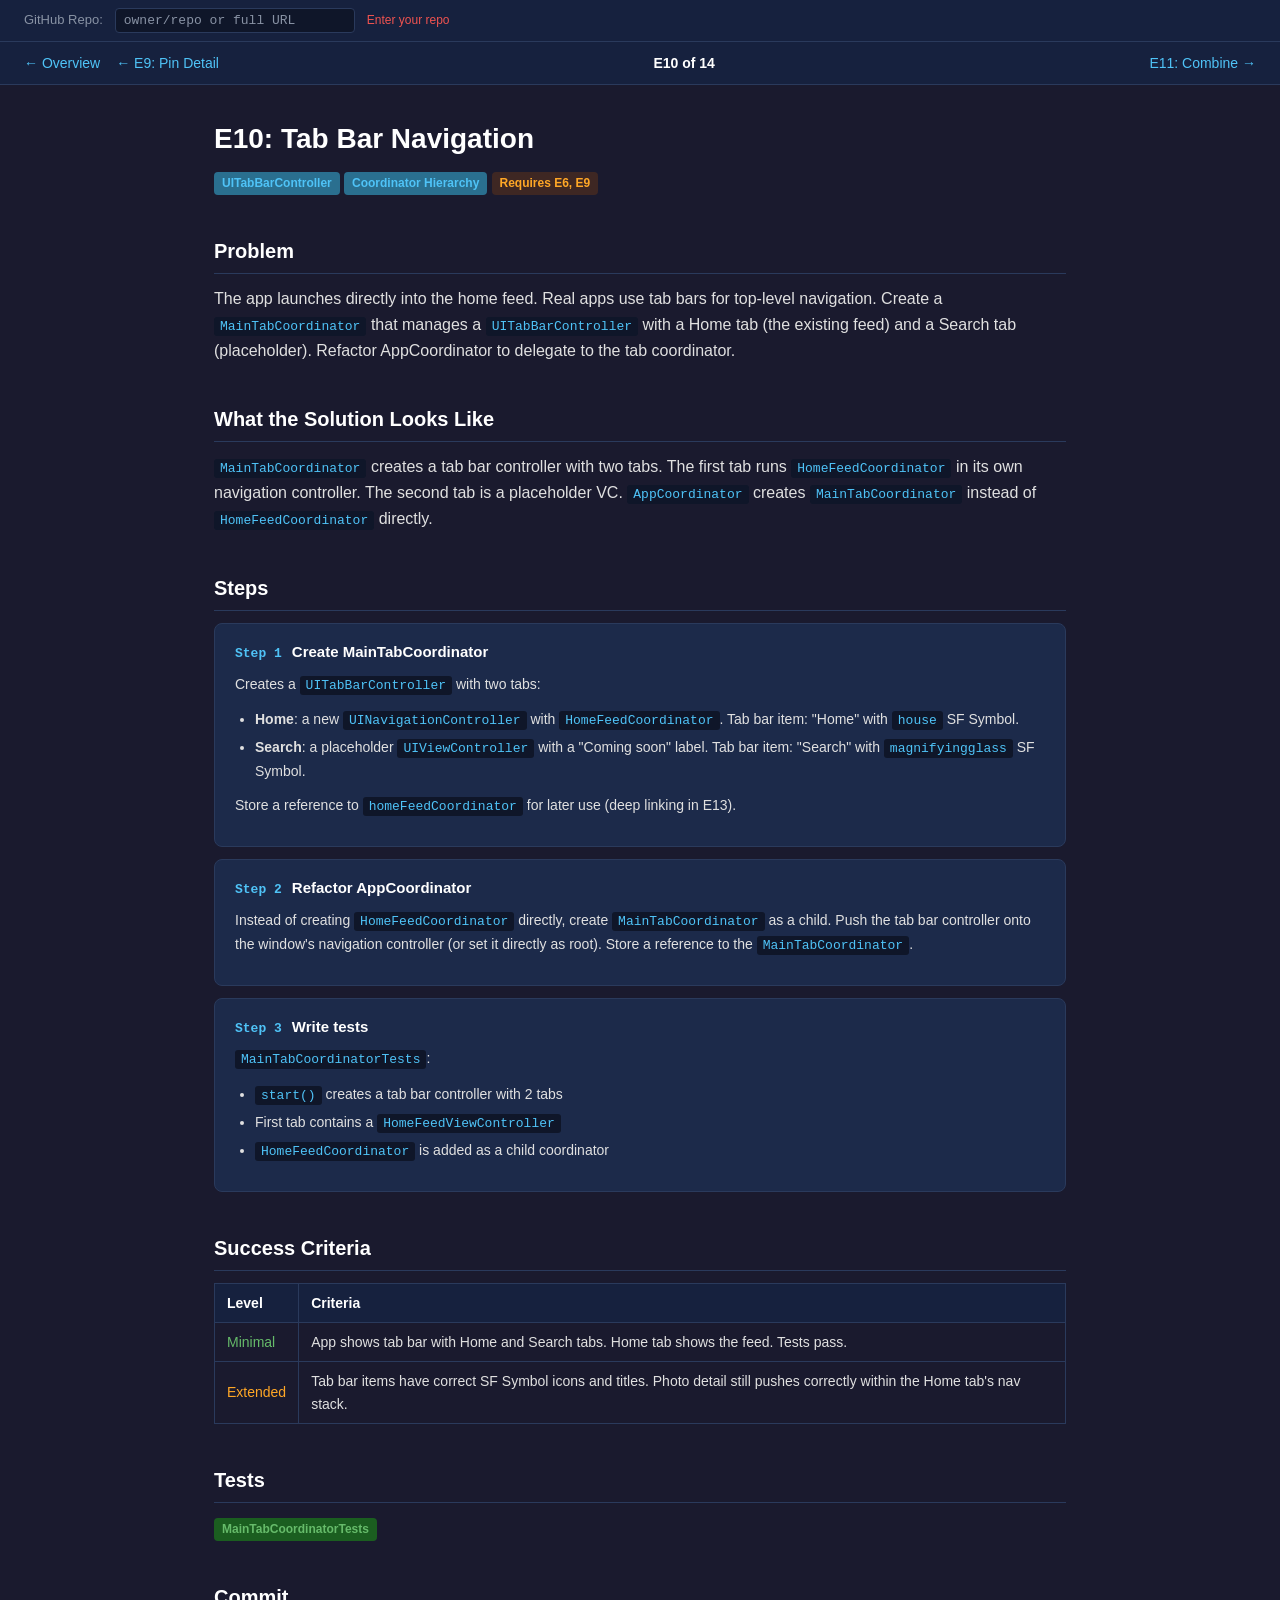
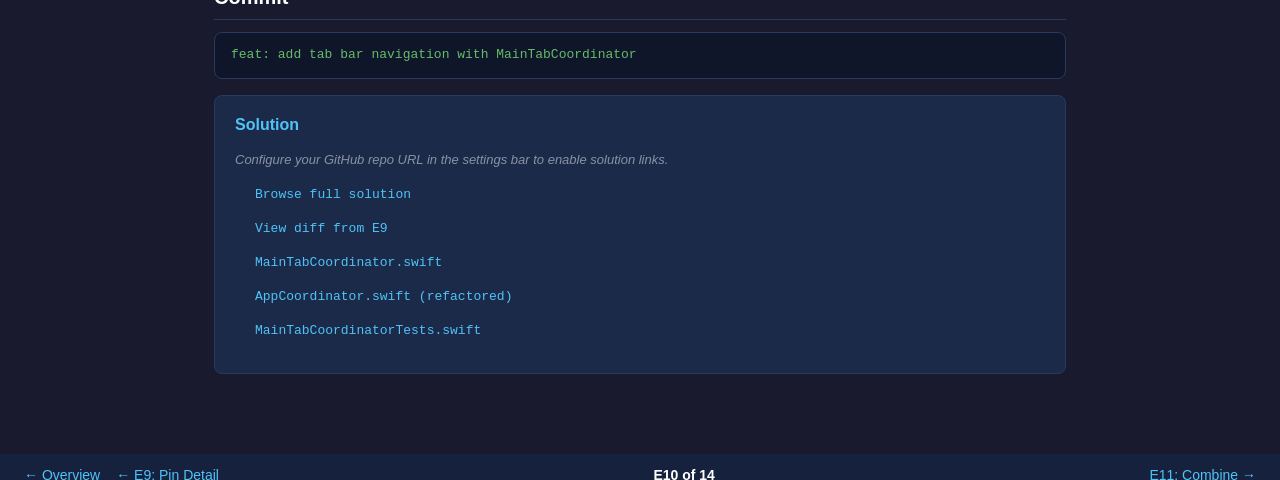
<file: exercises/e10-tab-bar.html>
<!DOCTYPE html>
<html lang="en">
<head>
  <meta charset="UTF-8">
  <meta name="viewport" content="width=device-width, initial-scale=1.0">
  <title>E10: Tab Bar Navigation — PinBoard Course</title>
  <link rel="stylesheet" href="shared.css">
</head>
<body>

<div class="settings-bar">
  <label>GitHub Repo:</label>
  <input type="text" placeholder="owner/repo or full URL">
  <span class="status error">Enter your repo</span>
</div>

<nav class="nav-bar">
  <div class="nav-group">
    <a href="index.html">← Overview</a>
    <a href="e09-pin-detail.html">← E9: Pin Detail</a>
  </div>
  <span class="nav-title">E10 of 14</span>
  <div class="nav-group">
    <a href="e11-combine.html">E11: Combine →</a>
  </div>
</nav>

<div class="container">

  <h1>E10: Tab Bar Navigation</h1>
  <p class="subtitle">
    <span class="tag tag-topic">UITabBarController</span>
    <span class="tag tag-topic">Coordinator Hierarchy</span>
    <span class="tag tag-prereq">Requires E6, E9</span>
  </p>

  <h2>Problem</h2>
  <p>The app launches directly into the home feed. Real apps use tab bars for top-level navigation. Create a <code>MainTabCoordinator</code> that manages a <code>UITabBarController</code> with a Home tab (the existing feed) and a Search tab (placeholder). Refactor AppCoordinator to delegate to the tab coordinator.</p>

  <h2>What the Solution Looks Like</h2>
  <p><code>MainTabCoordinator</code> creates a tab bar controller with two tabs. The first tab runs <code>HomeFeedCoordinator</code> in its own navigation controller. The second tab is a placeholder VC. <code>AppCoordinator</code> creates <code>MainTabCoordinator</code> instead of <code>HomeFeedCoordinator</code> directly.</p>

  <h2>Steps</h2>

  <div class="step">
    <div class="step-header">
      <span class="step-num">Step 1</span>
      <span class="step-title">Create MainTabCoordinator</span>
    </div>
    <p>Creates a <code>UITabBarController</code> with two tabs:</p>
    <ul>
      <li><strong>Home</strong>: a new <code>UINavigationController</code> with <code>HomeFeedCoordinator</code>. Tab bar item: "Home" with <code>house</code> SF Symbol.</li>
      <li><strong>Search</strong>: a placeholder <code>UIViewController</code> with a "Coming soon" label. Tab bar item: "Search" with <code>magnifyingglass</code> SF Symbol.</li>
    </ul>
    <p>Store a reference to <code>homeFeedCoordinator</code> for later use (deep linking in E13).</p>
  </div>

  <div class="step">
    <div class="step-header">
      <span class="step-num">Step 2</span>
      <span class="step-title">Refactor AppCoordinator</span>
    </div>
    <p>Instead of creating <code>HomeFeedCoordinator</code> directly, create <code>MainTabCoordinator</code> as a child. Push the tab bar controller onto the window's navigation controller (or set it directly as root). Store a reference to the <code>MainTabCoordinator</code>.</p>
  </div>

  <div class="step">
    <div class="step-header">
      <span class="step-num">Step 3</span>
      <span class="step-title">Write tests</span>
    </div>
    <p><code>MainTabCoordinatorTests</code>:</p>
    <ul>
      <li><code>start()</code> creates a tab bar controller with 2 tabs</li>
      <li>First tab contains a <code>HomeFeedViewController</code></li>
      <li><code>HomeFeedCoordinator</code> is added as a child coordinator</li>
    </ul>
  </div>

  <h2>Success Criteria</h2>
  <table class="rubric">
    <thead><tr><th>Level</th><th>Criteria</th></tr></thead>
    <tbody>
      <tr><td class="label-min">Minimal</td><td>App shows tab bar with Home and Search tabs. Home tab shows the feed. Tests pass.</td></tr>
      <tr><td class="label-ext">Extended</td><td>Tab bar items have correct SF Symbol icons and titles. Photo detail still pushes correctly within the Home tab's nav stack.</td></tr>
    </tbody>
  </table>

  <h2>Tests</h2>
  <p><span class="tag tag-test">MainTabCoordinatorTests</span></p>

  <h2>Commit</h2>
  <div class="commit-msg">feat: add tab bar navigation with MainTabCoordinator</div>

  <div class="solution-links">
    <h3>Solution</h3>
    <p class="no-repo">Configure your GitHub repo URL in the settings bar to enable solution links.</p>
    <ul>
      <li><a data-branch="e10" target="_blank">Browse full solution</a></li>
      <li><a data-diff="e09..e10" target="_blank">View diff from E9</a></li>
      <li><a data-branch="e10" data-path="PinBoard/App/Coordinators/MainTabCoordinator.swift" target="_blank">MainTabCoordinator.swift</a></li>
      <li><a data-branch="e10" data-path="PinBoard/App/Coordinators/AppCoordinator.swift" target="_blank">AppCoordinator.swift (refactored)</a></li>
      <li><a data-branch="e10" data-path="PinBoardTests/App/MainTabCoordinatorTests.swift" target="_blank">MainTabCoordinatorTests.swift</a></li>
    </ul>
  </div>

</div>

<nav class="nav-bar">
  <div class="nav-group">
    <a href="index.html">← Overview</a>
    <a href="e09-pin-detail.html">← E9: Pin Detail</a>
  </div>
  <span class="nav-title">E10 of 14</span>
  <div class="nav-group">
    <a href="e11-combine.html">E11: Combine →</a>
  </div>
</nav>

<script src="shared.js"></script>
</body>
</html>
</file>
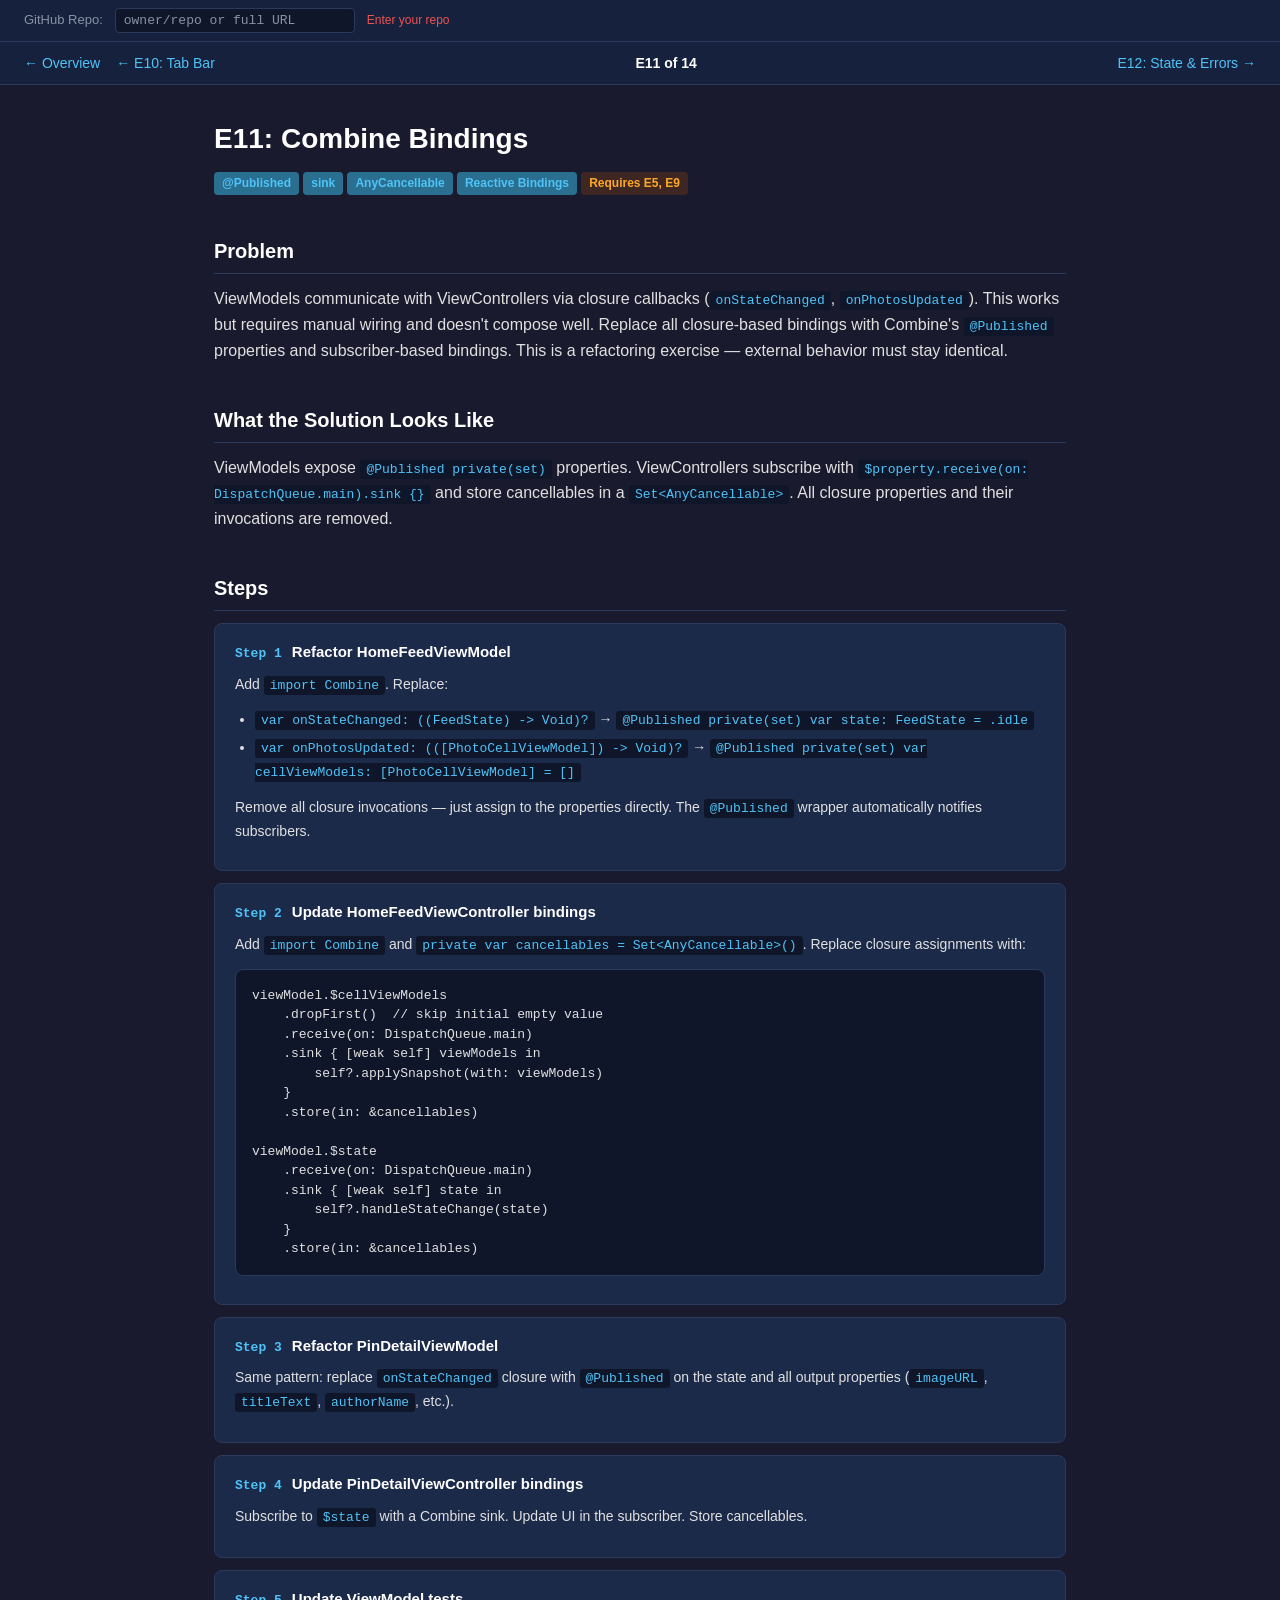
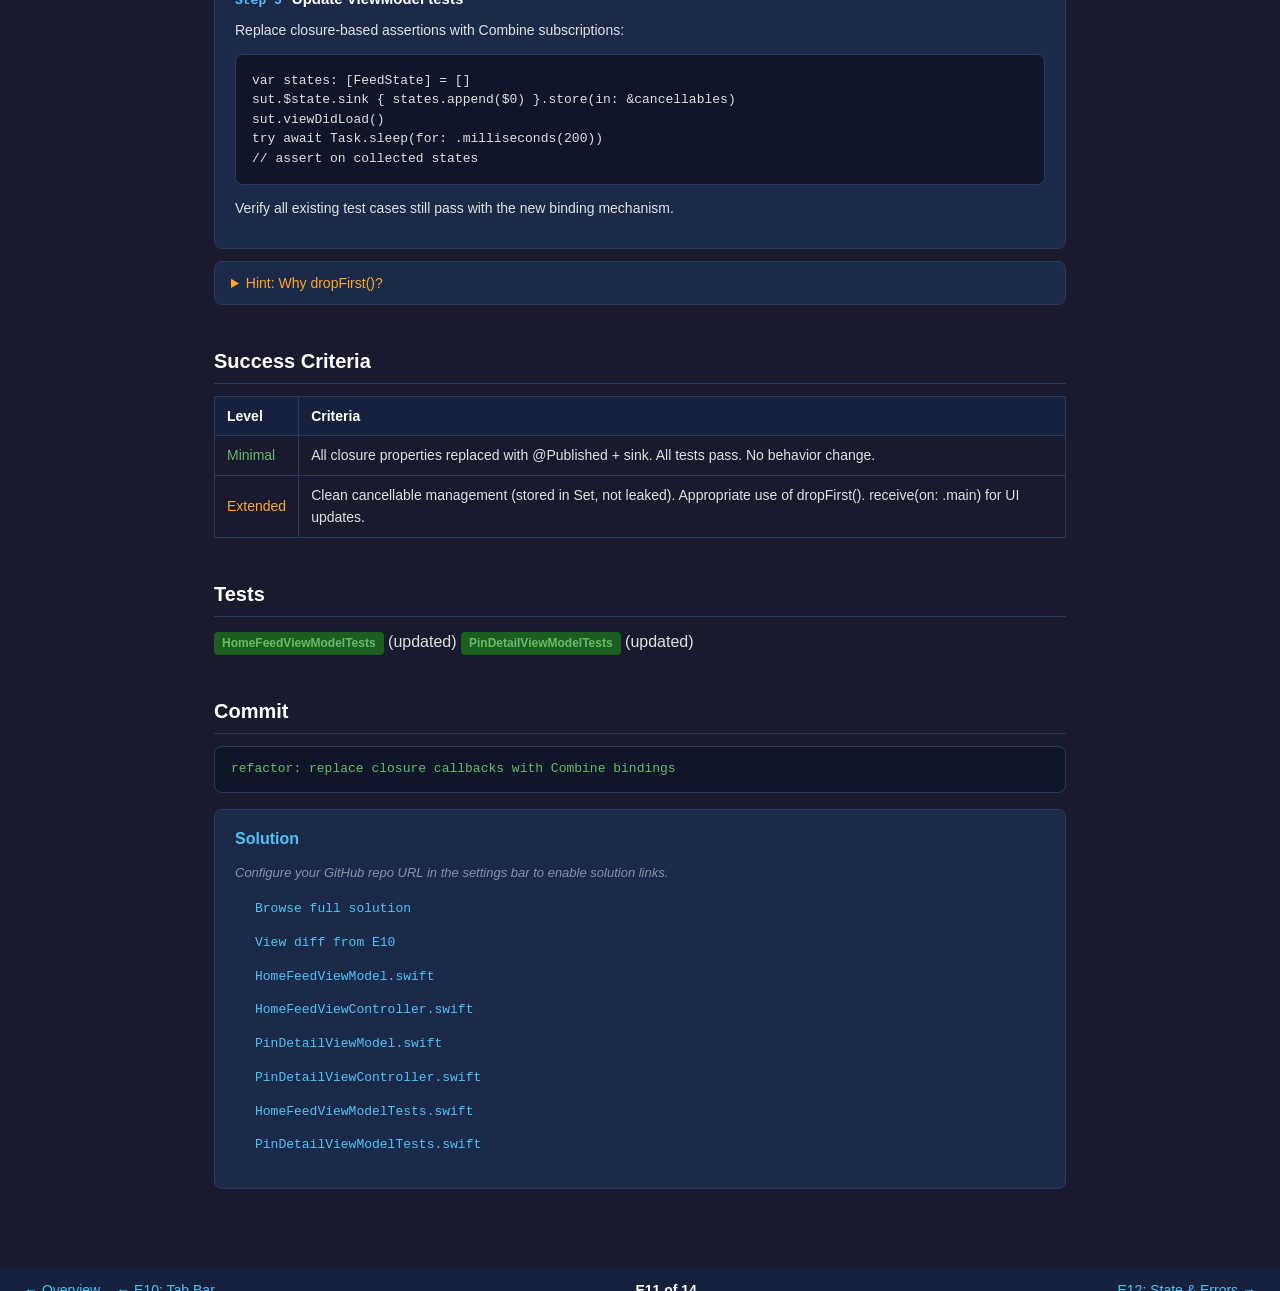
<file: exercises/e11-combine.html>
<!DOCTYPE html>
<html lang="en">
<head>
  <meta charset="UTF-8">
  <meta name="viewport" content="width=device-width, initial-scale=1.0">
  <title>E11: Combine Bindings — PinBoard Course</title>
  <link rel="stylesheet" href="shared.css">
</head>
<body>

<div class="settings-bar">
  <label>GitHub Repo:</label>
  <input type="text" placeholder="owner/repo or full URL">
  <span class="status error">Enter your repo</span>
</div>

<nav class="nav-bar">
  <div class="nav-group">
    <a href="index.html">← Overview</a>
    <a href="e10-tab-bar.html">← E10: Tab Bar</a>
  </div>
  <span class="nav-title">E11 of 14</span>
  <div class="nav-group">
    <a href="e12-state-errors.html">E12: State & Errors →</a>
  </div>
</nav>

<div class="container">

  <h1>E11: Combine Bindings</h1>
  <p class="subtitle">
    <span class="tag tag-topic">@Published</span>
    <span class="tag tag-topic">sink</span>
    <span class="tag tag-topic">AnyCancellable</span>
    <span class="tag tag-topic">Reactive Bindings</span>
    <span class="tag tag-prereq">Requires E5, E9</span>
  </p>

  <h2>Problem</h2>
  <p>ViewModels communicate with ViewControllers via closure callbacks (<code>onStateChanged</code>, <code>onPhotosUpdated</code>). This works but requires manual wiring and doesn't compose well. Replace all closure-based bindings with Combine's <code>@Published</code> properties and subscriber-based bindings. This is a refactoring exercise — external behavior must stay identical.</p>

  <h2>What the Solution Looks Like</h2>
  <p>ViewModels expose <code>@Published private(set)</code> properties. ViewControllers subscribe with <code>$property.receive(on: DispatchQueue.main).sink {}</code> and store cancellables in a <code>Set&lt;AnyCancellable&gt;</code>. All closure properties and their invocations are removed.</p>

  <h2>Steps</h2>

  <div class="step">
    <div class="step-header">
      <span class="step-num">Step 1</span>
      <span class="step-title">Refactor HomeFeedViewModel</span>
    </div>
    <p>Add <code>import Combine</code>. Replace:</p>
    <ul>
      <li><code>var onStateChanged: ((FeedState) -> Void)?</code> → <code>@Published private(set) var state: FeedState = .idle</code></li>
      <li><code>var onPhotosUpdated: (([PhotoCellViewModel]) -> Void)?</code> → <code>@Published private(set) var cellViewModels: [PhotoCellViewModel] = []</code></li>
    </ul>
    <p>Remove all closure invocations — just assign to the properties directly. The <code>@Published</code> wrapper automatically notifies subscribers.</p>
  </div>

  <div class="step">
    <div class="step-header">
      <span class="step-num">Step 2</span>
      <span class="step-title">Update HomeFeedViewController bindings</span>
    </div>
    <p>Add <code>import Combine</code> and <code>private var cancellables = Set&lt;AnyCancellable&gt;()</code>. Replace closure assignments with:</p>
<pre><code>viewModel.$cellViewModels
    .dropFirst()  // skip initial empty value
    .receive(on: DispatchQueue.main)
    .sink { [weak self] viewModels in
        self?.applySnapshot(with: viewModels)
    }
    .store(in: &amp;cancellables)

viewModel.$state
    .receive(on: DispatchQueue.main)
    .sink { [weak self] state in
        self?.handleStateChange(state)
    }
    .store(in: &amp;cancellables)</code></pre>
  </div>

  <div class="step">
    <div class="step-header">
      <span class="step-num">Step 3</span>
      <span class="step-title">Refactor PinDetailViewModel</span>
    </div>
    <p>Same pattern: replace <code>onStateChanged</code> closure with <code>@Published</code> on the state and all output properties (<code>imageURL</code>, <code>titleText</code>, <code>authorName</code>, etc.).</p>
  </div>

  <div class="step">
    <div class="step-header">
      <span class="step-num">Step 4</span>
      <span class="step-title">Update PinDetailViewController bindings</span>
    </div>
    <p>Subscribe to <code>$state</code> with a Combine sink. Update UI in the subscriber. Store cancellables.</p>
  </div>

  <div class="step">
    <div class="step-header">
      <span class="step-num">Step 5</span>
      <span class="step-title">Update ViewModel tests</span>
    </div>
    <p>Replace closure-based assertions with Combine subscriptions:</p>
<pre><code>var states: [FeedState] = []
sut.$state.sink { states.append($0) }.store(in: &amp;cancellables)
sut.viewDidLoad()
try await Task.sleep(for: .milliseconds(200))
// assert on collected states</code></pre>
    <p>Verify all existing test cases still pass with the new binding mechanism.</p>
  </div>

  <details>
    <summary>Hint: Why dropFirst()?</summary>
    <div class="hint-body">
      <p><code>@Published</code> emits the current value immediately upon subscription. If your VC subscribes in <code>viewDidLoad()</code>, it'll get the initial <code>.idle</code> state or empty array right away. Use <code>.dropFirst()</code> when you only want to react to <strong>changes</strong> after the initial value.</p>
      <p>For state, you might <strong>not</strong> want to drop first (to handle initial state). For cell view models, you usually <strong>do</strong> want to drop first (to avoid an empty snapshot apply).</p>
    </div>
  </details>

  <h2>Success Criteria</h2>
  <table class="rubric">
    <thead><tr><th>Level</th><th>Criteria</th></tr></thead>
    <tbody>
      <tr><td class="label-min">Minimal</td><td>All closure properties replaced with @Published + sink. All tests pass. No behavior change.</td></tr>
      <tr><td class="label-ext">Extended</td><td>Clean cancellable management (stored in Set, not leaked). Appropriate use of dropFirst(). receive(on: .main) for UI updates.</td></tr>
    </tbody>
  </table>

  <h2>Tests</h2>
  <p><span class="tag tag-test">HomeFeedViewModelTests</span> (updated) <span class="tag tag-test">PinDetailViewModelTests</span> (updated)</p>

  <h2>Commit</h2>
  <div class="commit-msg">refactor: replace closure callbacks with Combine bindings</div>

  <div class="solution-links">
    <h3>Solution</h3>
    <p class="no-repo">Configure your GitHub repo URL in the settings bar to enable solution links.</p>
    <ul>
      <li><a data-branch="e11" target="_blank">Browse full solution</a></li>
      <li><a data-diff="e10..e11" target="_blank">View diff from E10</a></li>
      <li><a data-branch="e11" data-path="PinBoard/Features/HomeFeed/HomeFeedViewModel.swift" target="_blank">HomeFeedViewModel.swift</a></li>
      <li><a data-branch="e11" data-path="PinBoard/Features/HomeFeed/HomeFeedViewController.swift" target="_blank">HomeFeedViewController.swift</a></li>
      <li><a data-branch="e11" data-path="PinBoard/Features/PinDetail/PinDetailViewModel.swift" target="_blank">PinDetailViewModel.swift</a></li>
      <li><a data-branch="e11" data-path="PinBoard/Features/PinDetail/PinDetailViewController.swift" target="_blank">PinDetailViewController.swift</a></li>
      <li><a data-branch="e11" data-path="PinBoardTests/Features/HomeFeed/HomeFeedViewModelTests.swift" target="_blank">HomeFeedViewModelTests.swift</a></li>
      <li><a data-branch="e11" data-path="PinBoardTests/Features/PinDetail/PinDetailViewModelTests.swift" target="_blank">PinDetailViewModelTests.swift</a></li>
    </ul>
  </div>

</div>

<nav class="nav-bar">
  <div class="nav-group">
    <a href="index.html">← Overview</a>
    <a href="e10-tab-bar.html">← E10: Tab Bar</a>
  </div>
  <span class="nav-title">E11 of 14</span>
  <div class="nav-group">
    <a href="e12-state-errors.html">E12: State & Errors →</a>
  </div>
</nav>

<script src="shared.js"></script>
</body>
</html>
</file>
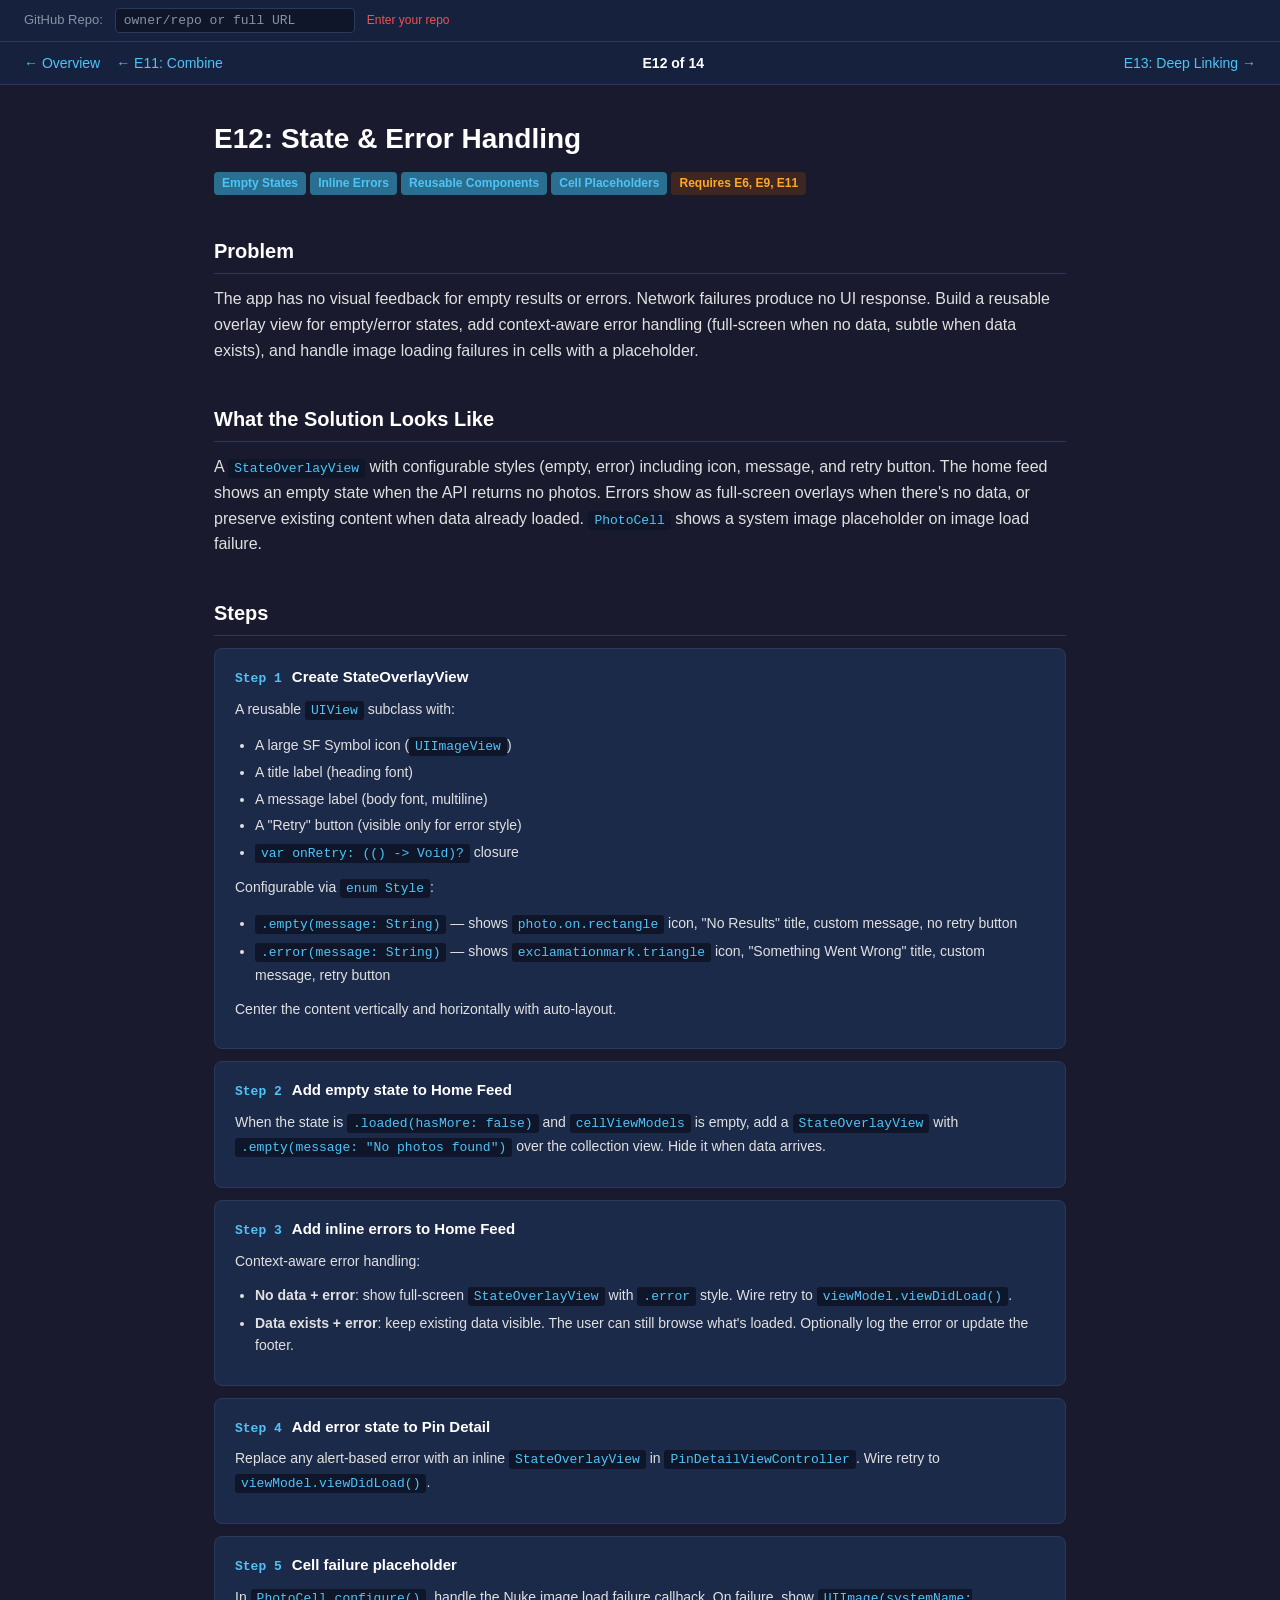
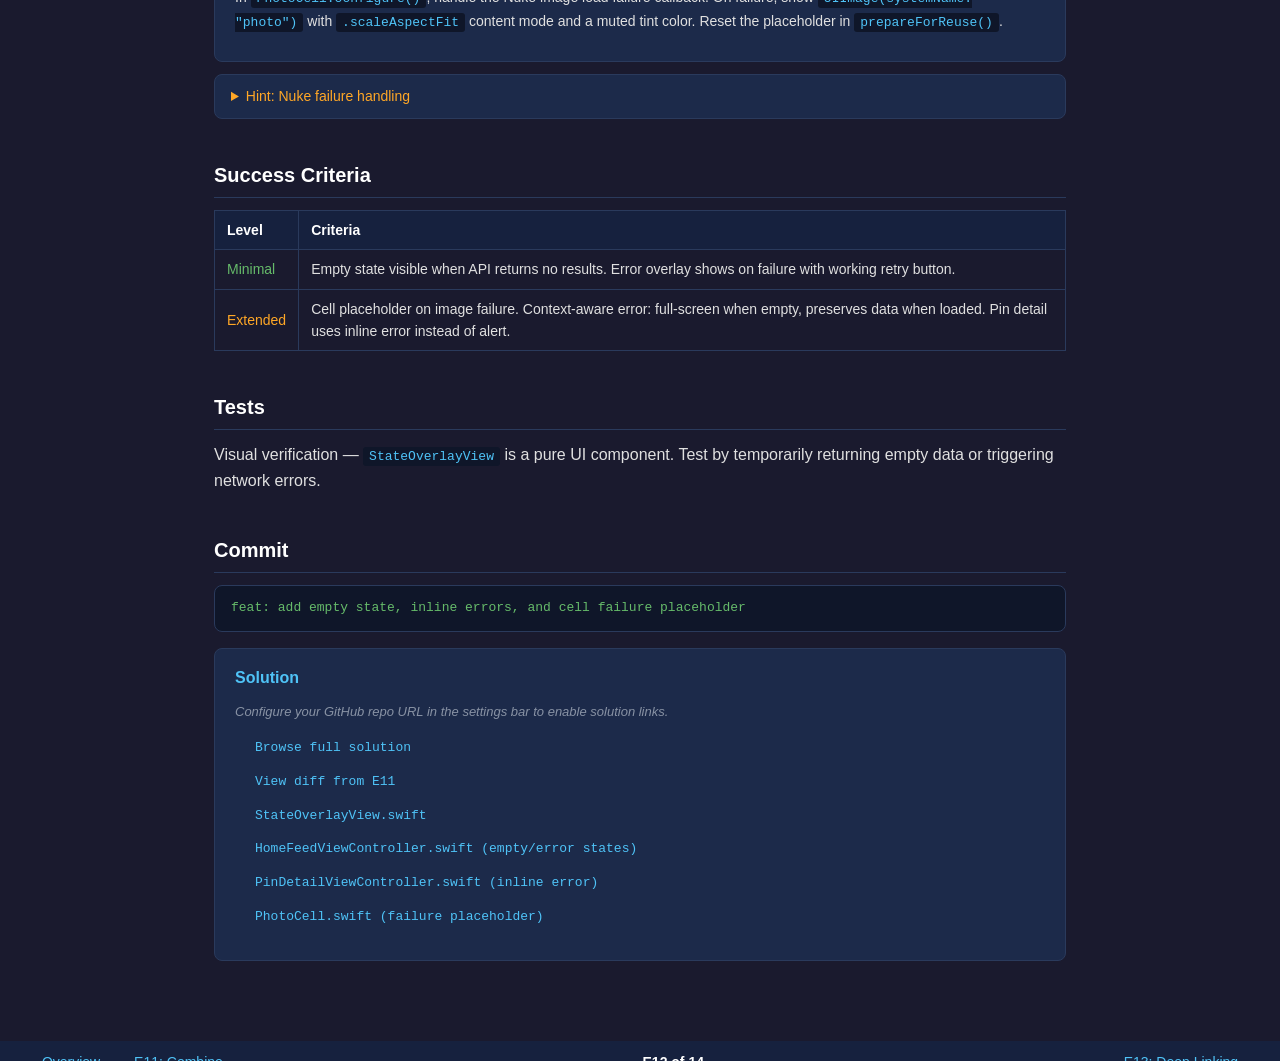
<file: exercises/e12-state-errors.html>
<!DOCTYPE html>
<html lang="en">
<head>
  <meta charset="UTF-8">
  <meta name="viewport" content="width=device-width, initial-scale=1.0">
  <title>E12: State & Error Handling — PinBoard Course</title>
  <link rel="stylesheet" href="shared.css">
</head>
<body>

<div class="settings-bar">
  <label>GitHub Repo:</label>
  <input type="text" placeholder="owner/repo or full URL">
  <span class="status error">Enter your repo</span>
</div>

<nav class="nav-bar">
  <div class="nav-group">
    <a href="index.html">← Overview</a>
    <a href="e11-combine.html">← E11: Combine</a>
  </div>
  <span class="nav-title">E12 of 14</span>
  <div class="nav-group">
    <a href="e13-deep-linking.html">E13: Deep Linking →</a>
  </div>
</nav>

<div class="container">

  <h1>E12: State &amp; Error Handling</h1>
  <p class="subtitle">
    <span class="tag tag-topic">Empty States</span>
    <span class="tag tag-topic">Inline Errors</span>
    <span class="tag tag-topic">Reusable Components</span>
    <span class="tag tag-topic">Cell Placeholders</span>
    <span class="tag tag-prereq">Requires E6, E9, E11</span>
  </p>

  <h2>Problem</h2>
  <p>The app has no visual feedback for empty results or errors. Network failures produce no UI response. Build a reusable overlay view for empty/error states, add context-aware error handling (full-screen when no data, subtle when data exists), and handle image loading failures in cells with a placeholder.</p>

  <h2>What the Solution Looks Like</h2>
  <p>A <code>StateOverlayView</code> with configurable styles (empty, error) including icon, message, and retry button. The home feed shows an empty state when the API returns no photos. Errors show as full-screen overlays when there's no data, or preserve existing content when data already loaded. <code>PhotoCell</code> shows a system image placeholder on image load failure.</p>

  <h2>Steps</h2>

  <div class="step">
    <div class="step-header">
      <span class="step-num">Step 1</span>
      <span class="step-title">Create StateOverlayView</span>
    </div>
    <p>A reusable <code>UIView</code> subclass with:</p>
    <ul>
      <li>A large SF Symbol icon (<code>UIImageView</code>)</li>
      <li>A title label (heading font)</li>
      <li>A message label (body font, multiline)</li>
      <li>A "Retry" button (visible only for error style)</li>
      <li><code>var onRetry: (() -> Void)?</code> closure</li>
    </ul>
    <p>Configurable via <code>enum Style</code>:</p>
    <ul>
      <li><code>.empty(message: String)</code> — shows <code>photo.on.rectangle</code> icon, "No Results" title, custom message, no retry button</li>
      <li><code>.error(message: String)</code> — shows <code>exclamationmark.triangle</code> icon, "Something Went Wrong" title, custom message, retry button</li>
    </ul>
    <p>Center the content vertically and horizontally with auto-layout.</p>
  </div>

  <div class="step">
    <div class="step-header">
      <span class="step-num">Step 2</span>
      <span class="step-title">Add empty state to Home Feed</span>
    </div>
    <p>When the state is <code>.loaded(hasMore: false)</code> and <code>cellViewModels</code> is empty, add a <code>StateOverlayView</code> with <code>.empty(message: "No photos found")</code> over the collection view. Hide it when data arrives.</p>
  </div>

  <div class="step">
    <div class="step-header">
      <span class="step-num">Step 3</span>
      <span class="step-title">Add inline errors to Home Feed</span>
    </div>
    <p>Context-aware error handling:</p>
    <ul>
      <li><strong>No data + error</strong>: show full-screen <code>StateOverlayView</code> with <code>.error</code> style. Wire retry to <code>viewModel.viewDidLoad()</code>.</li>
      <li><strong>Data exists + error</strong>: keep existing data visible. The user can still browse what's loaded. Optionally log the error or update the footer.</li>
    </ul>
  </div>

  <div class="step">
    <div class="step-header">
      <span class="step-num">Step 4</span>
      <span class="step-title">Add error state to Pin Detail</span>
    </div>
    <p>Replace any alert-based error with an inline <code>StateOverlayView</code> in <code>PinDetailViewController</code>. Wire retry to <code>viewModel.viewDidLoad()</code>.</p>
  </div>

  <div class="step">
    <div class="step-header">
      <span class="step-num">Step 5</span>
      <span class="step-title">Cell failure placeholder</span>
    </div>
    <p>In <code>PhotoCell.configure()</code>, handle the Nuke image load failure callback. On failure, show <code>UIImage(systemName: "photo")</code> with <code>.scaleAspectFit</code> content mode and a muted tint color. Reset the placeholder in <code>prepareForReuse()</code>.</p>
  </div>

  <details>
    <summary>Hint: Nuke failure handling</summary>
    <div class="hint-body">
<pre><code>NukeExtensions.loadImage(with: url, into: imageView) { [weak self] result in
    if case .failure = result {
        self?.imageView.contentMode = .scaleAspectFit
        self?.imageView.tintColor = AppColors.onSurfaceSecondary
        self?.imageView.image = UIImage(systemName: "photo")
    }
}</code></pre>
    </div>
  </details>

  <h2>Success Criteria</h2>
  <table class="rubric">
    <thead><tr><th>Level</th><th>Criteria</th></tr></thead>
    <tbody>
      <tr><td class="label-min">Minimal</td><td>Empty state visible when API returns no results. Error overlay shows on failure with working retry button.</td></tr>
      <tr><td class="label-ext">Extended</td><td>Cell placeholder on image failure. Context-aware error: full-screen when empty, preserves data when loaded. Pin detail uses inline error instead of alert.</td></tr>
    </tbody>
  </table>

  <h2>Tests</h2>
  <p>Visual verification — <code>StateOverlayView</code> is a pure UI component. Test by temporarily returning empty data or triggering network errors.</p>

  <h2>Commit</h2>
  <div class="commit-msg">feat: add empty state, inline errors, and cell failure placeholder</div>

  <div class="solution-links">
    <h3>Solution</h3>
    <p class="no-repo">Configure your GitHub repo URL in the settings bar to enable solution links.</p>
    <ul>
      <li><a data-branch="e12" target="_blank">Browse full solution</a></li>
      <li><a data-diff="e11..e12" target="_blank">View diff from E11</a></li>
      <li><a data-branch="e12" data-path="PinBoard/DesignSystem/StateOverlayView.swift" target="_blank">StateOverlayView.swift</a></li>
      <li><a data-branch="e12" data-path="PinBoard/Features/HomeFeed/HomeFeedViewController.swift" target="_blank">HomeFeedViewController.swift (empty/error states)</a></li>
      <li><a data-branch="e12" data-path="PinBoard/Features/PinDetail/PinDetailViewController.swift" target="_blank">PinDetailViewController.swift (inline error)</a></li>
      <li><a data-branch="e12" data-path="PinBoard/Features/HomeFeed/PhotoCell.swift" target="_blank">PhotoCell.swift (failure placeholder)</a></li>
    </ul>
  </div>

</div>

<nav class="nav-bar">
  <div class="nav-group">
    <a href="index.html">← Overview</a>
    <a href="e11-combine.html">← E11: Combine</a>
  </div>
  <span class="nav-title">E12 of 14</span>
  <div class="nav-group">
    <a href="e13-deep-linking.html">E13: Deep Linking →</a>
  </div>
</nav>

<script src="shared.js"></script>
</body>
</html>
</file>
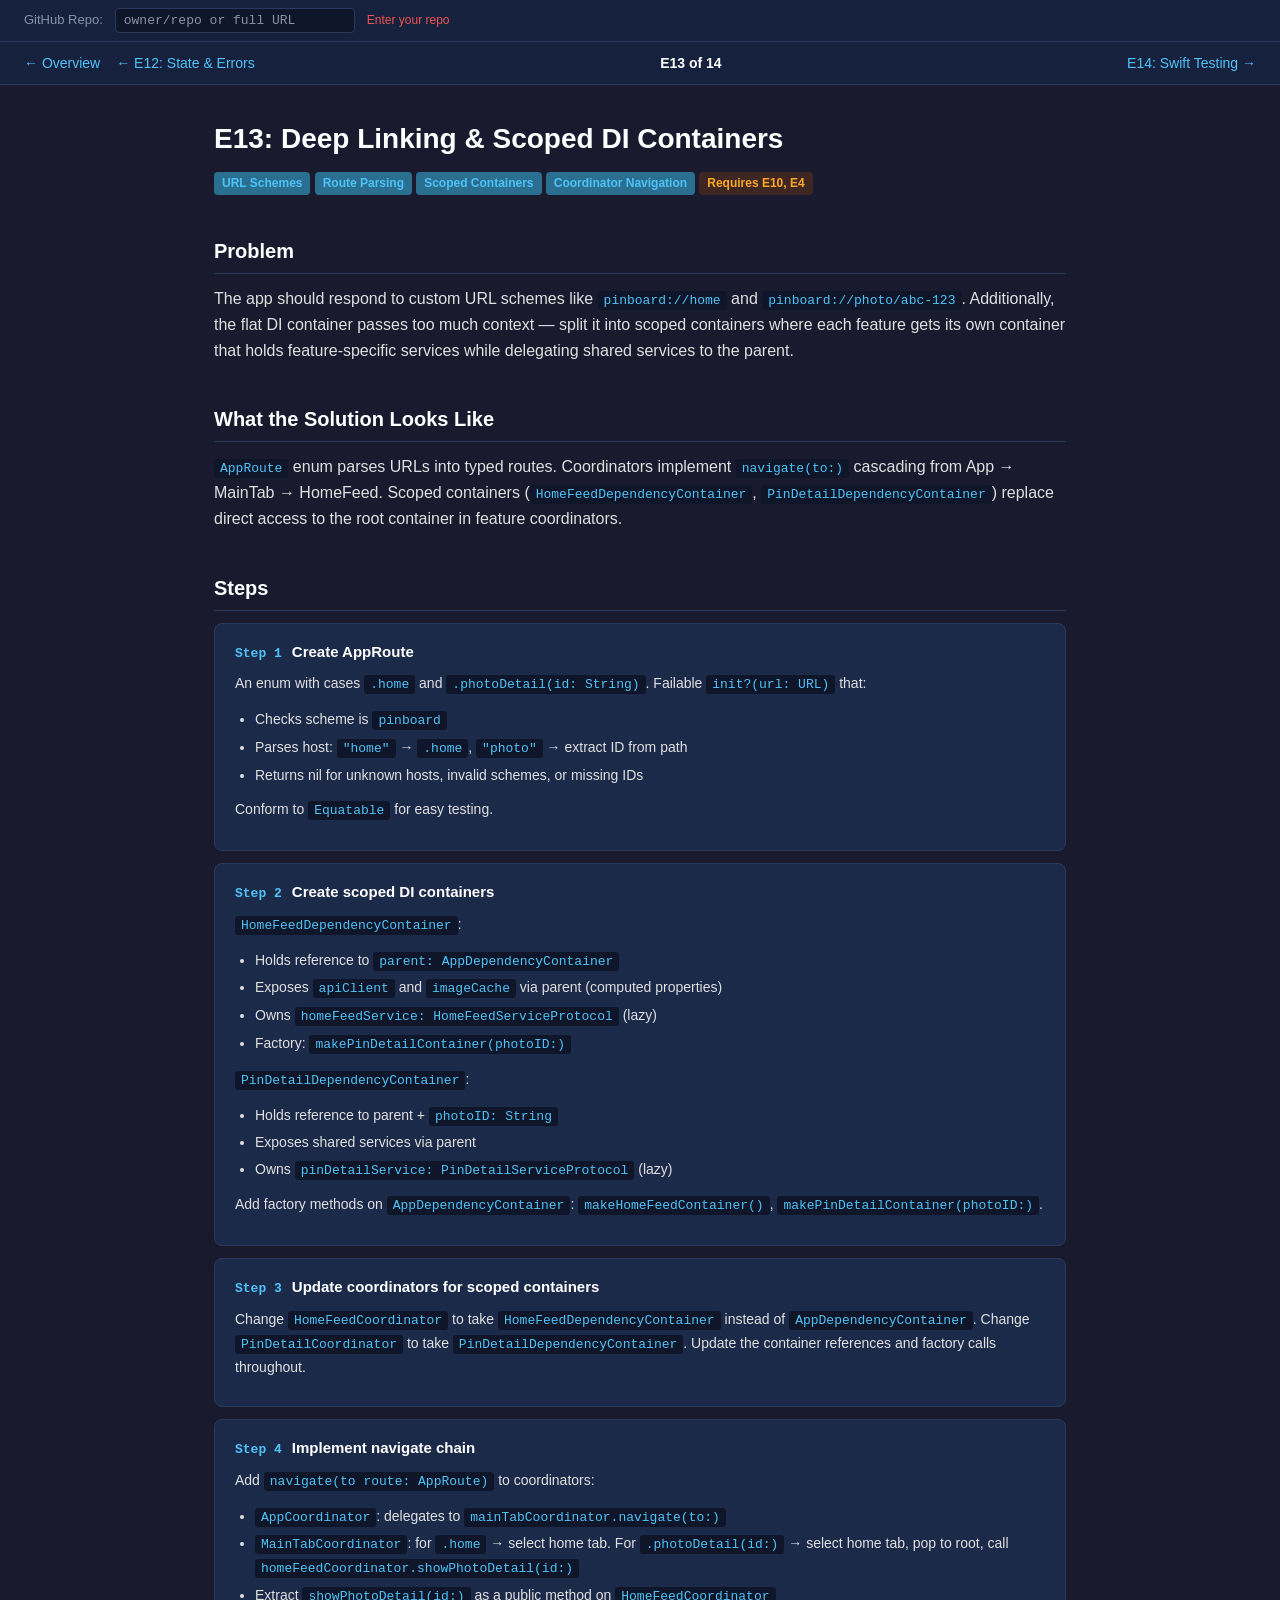
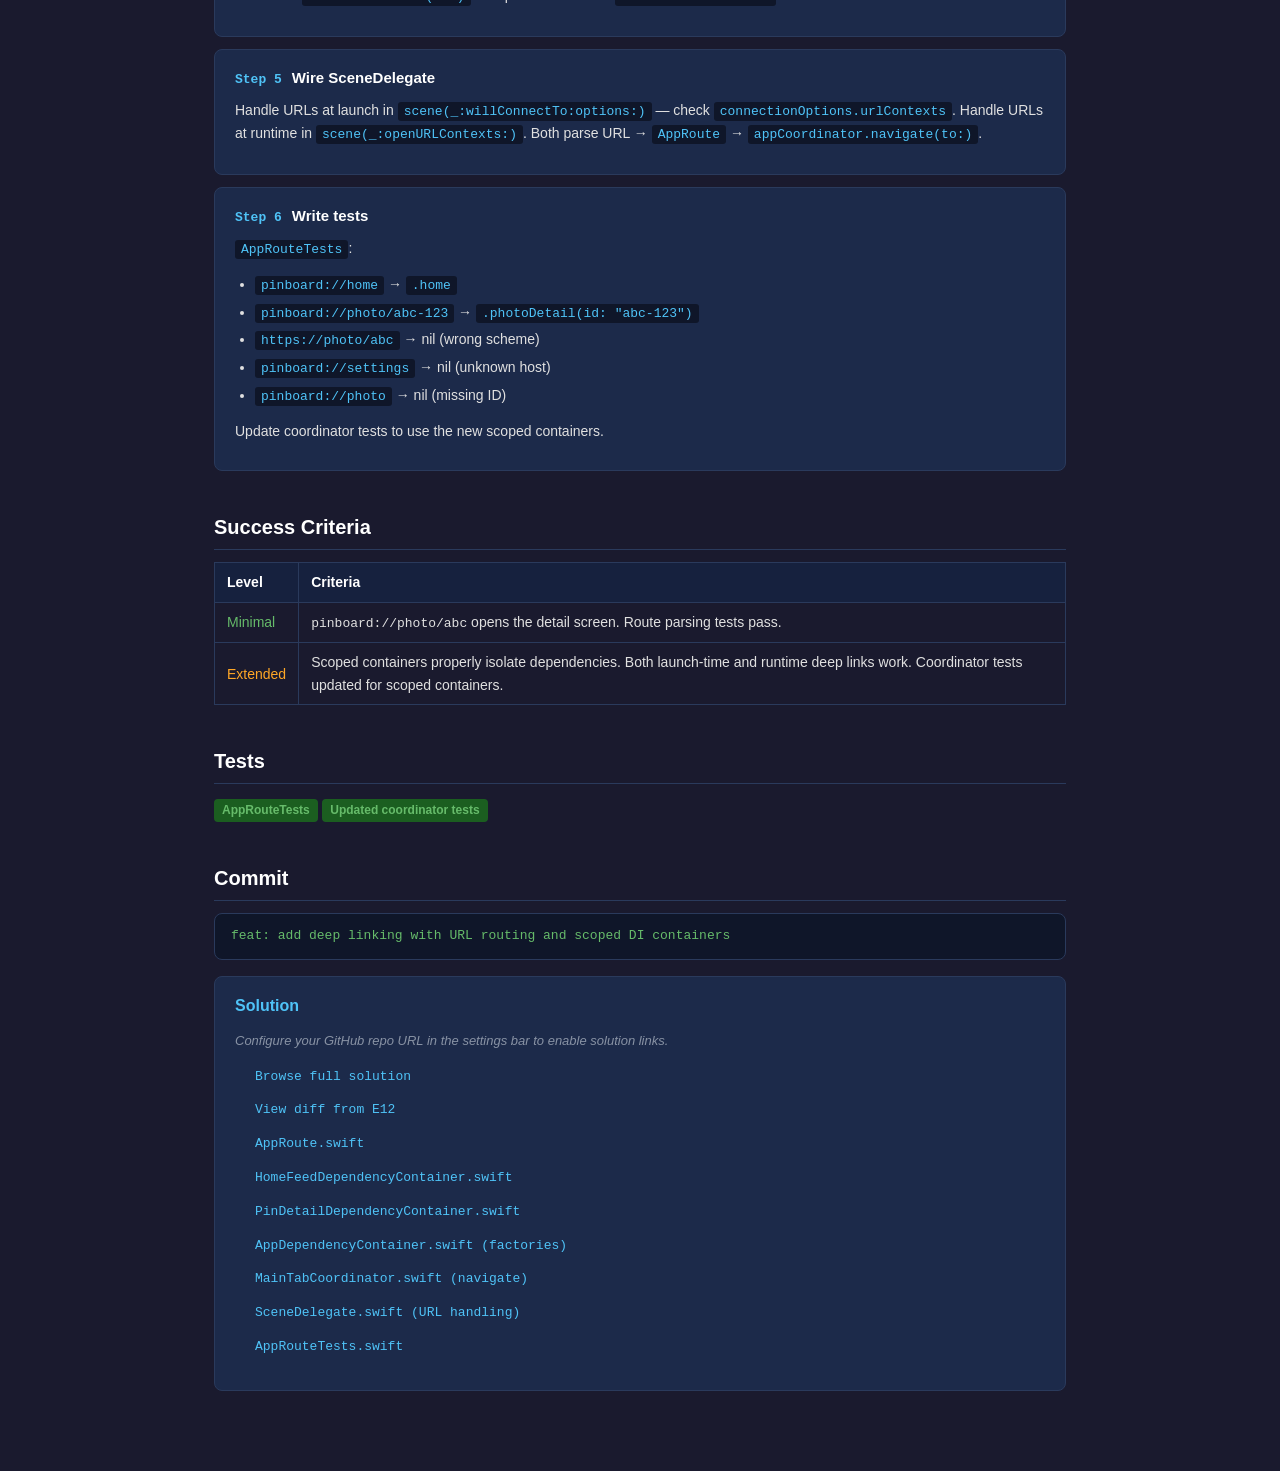
<file: exercises/e13-deep-linking.html>
<!DOCTYPE html>
<html lang="en">
<head>
  <meta charset="UTF-8">
  <meta name="viewport" content="width=device-width, initial-scale=1.0">
  <title>E13: Deep Linking & Scoped DI — PinBoard Course</title>
  <link rel="stylesheet" href="shared.css">
</head>
<body>

<div class="settings-bar">
  <label>GitHub Repo:</label>
  <input type="text" placeholder="owner/repo or full URL">
  <span class="status error">Enter your repo</span>
</div>

<nav class="nav-bar">
  <div class="nav-group">
    <a href="index.html">← Overview</a>
    <a href="e12-state-errors.html">← E12: State & Errors</a>
  </div>
  <span class="nav-title">E13 of 14</span>
  <div class="nav-group">
    <a href="e14-swift-testing.html">E14: Swift Testing →</a>
  </div>
</nav>

<div class="container">

  <h1>E13: Deep Linking &amp; Scoped DI Containers</h1>
  <p class="subtitle">
    <span class="tag tag-topic">URL Schemes</span>
    <span class="tag tag-topic">Route Parsing</span>
    <span class="tag tag-topic">Scoped Containers</span>
    <span class="tag tag-topic">Coordinator Navigation</span>
    <span class="tag tag-prereq">Requires E10, E4</span>
  </p>

  <h2>Problem</h2>
  <p>The app should respond to custom URL schemes like <code>pinboard://home</code> and <code>pinboard://photo/abc-123</code>. Additionally, the flat DI container passes too much context — split it into scoped containers where each feature gets its own container that holds feature-specific services while delegating shared services to the parent.</p>

  <h2>What the Solution Looks Like</h2>
  <p><code>AppRoute</code> enum parses URLs into typed routes. Coordinators implement <code>navigate(to:)</code> cascading from App → MainTab → HomeFeed. Scoped containers (<code>HomeFeedDependencyContainer</code>, <code>PinDetailDependencyContainer</code>) replace direct access to the root container in feature coordinators.</p>

  <h2>Steps</h2>

  <div class="step">
    <div class="step-header">
      <span class="step-num">Step 1</span>
      <span class="step-title">Create AppRoute</span>
    </div>
    <p>An enum with cases <code>.home</code> and <code>.photoDetail(id: String)</code>. Failable <code>init?(url: URL)</code> that:</p>
    <ul>
      <li>Checks scheme is <code>pinboard</code></li>
      <li>Parses host: <code>"home"</code> → <code>.home</code>, <code>"photo"</code> → extract ID from path</li>
      <li>Returns nil for unknown hosts, invalid schemes, or missing IDs</li>
    </ul>
    <p>Conform to <code>Equatable</code> for easy testing.</p>
  </div>

  <div class="step">
    <div class="step-header">
      <span class="step-num">Step 2</span>
      <span class="step-title">Create scoped DI containers</span>
    </div>
    <p><code>HomeFeedDependencyContainer</code>:</p>
    <ul>
      <li>Holds reference to <code>parent: AppDependencyContainer</code></li>
      <li>Exposes <code>apiClient</code> and <code>imageCache</code> via parent (computed properties)</li>
      <li>Owns <code>homeFeedService: HomeFeedServiceProtocol</code> (lazy)</li>
      <li>Factory: <code>makePinDetailContainer(photoID:)</code></li>
    </ul>
    <p><code>PinDetailDependencyContainer</code>:</p>
    <ul>
      <li>Holds reference to parent + <code>photoID: String</code></li>
      <li>Exposes shared services via parent</li>
      <li>Owns <code>pinDetailService: PinDetailServiceProtocol</code> (lazy)</li>
    </ul>
    <p>Add factory methods on <code>AppDependencyContainer</code>: <code>makeHomeFeedContainer()</code>, <code>makePinDetailContainer(photoID:)</code>.</p>
  </div>

  <div class="step">
    <div class="step-header">
      <span class="step-num">Step 3</span>
      <span class="step-title">Update coordinators for scoped containers</span>
    </div>
    <p>Change <code>HomeFeedCoordinator</code> to take <code>HomeFeedDependencyContainer</code> instead of <code>AppDependencyContainer</code>. Change <code>PinDetailCoordinator</code> to take <code>PinDetailDependencyContainer</code>. Update the container references and factory calls throughout.</p>
  </div>

  <div class="step">
    <div class="step-header">
      <span class="step-num">Step 4</span>
      <span class="step-title">Implement navigate chain</span>
    </div>
    <p>Add <code>navigate(to route: AppRoute)</code> to coordinators:</p>
    <ul>
      <li><code>AppCoordinator</code>: delegates to <code>mainTabCoordinator.navigate(to:)</code></li>
      <li><code>MainTabCoordinator</code>: for <code>.home</code> → select home tab. For <code>.photoDetail(id:)</code> → select home tab, pop to root, call <code>homeFeedCoordinator.showPhotoDetail(id:)</code></li>
      <li>Extract <code>showPhotoDetail(id:)</code> as a public method on <code>HomeFeedCoordinator</code></li>
    </ul>
  </div>

  <div class="step">
    <div class="step-header">
      <span class="step-num">Step 5</span>
      <span class="step-title">Wire SceneDelegate</span>
    </div>
    <p>Handle URLs at launch in <code>scene(_:willConnectTo:options:)</code> — check <code>connectionOptions.urlContexts</code>. Handle URLs at runtime in <code>scene(_:openURLContexts:)</code>. Both parse URL → <code>AppRoute</code> → <code>appCoordinator.navigate(to:)</code>.</p>
  </div>

  <div class="step">
    <div class="step-header">
      <span class="step-num">Step 6</span>
      <span class="step-title">Write tests</span>
    </div>
    <p><code>AppRouteTests</code>:</p>
    <ul>
      <li><code>pinboard://home</code> → <code>.home</code></li>
      <li><code>pinboard://photo/abc-123</code> → <code>.photoDetail(id: "abc-123")</code></li>
      <li><code>https://photo/abc</code> → nil (wrong scheme)</li>
      <li><code>pinboard://settings</code> → nil (unknown host)</li>
      <li><code>pinboard://photo</code> → nil (missing ID)</li>
    </ul>
    <p>Update coordinator tests to use the new scoped containers.</p>
  </div>

  <h2>Success Criteria</h2>
  <table class="rubric">
    <thead><tr><th>Level</th><th>Criteria</th></tr></thead>
    <tbody>
      <tr><td class="label-min">Minimal</td><td><code>pinboard://photo/abc</code> opens the detail screen. Route parsing tests pass.</td></tr>
      <tr><td class="label-ext">Extended</td><td>Scoped containers properly isolate dependencies. Both launch-time and runtime deep links work. Coordinator tests updated for scoped containers.</td></tr>
    </tbody>
  </table>

  <h2>Tests</h2>
  <p><span class="tag tag-test">AppRouteTests</span> <span class="tag tag-test">Updated coordinator tests</span></p>

  <h2>Commit</h2>
  <div class="commit-msg">feat: add deep linking with URL routing and scoped DI containers</div>

  <div class="solution-links">
    <h3>Solution</h3>
    <p class="no-repo">Configure your GitHub repo URL in the settings bar to enable solution links.</p>
    <ul>
      <li><a data-branch="e13" target="_blank">Browse full solution</a></li>
      <li><a data-diff="e12..e13" target="_blank">View diff from E12</a></li>
      <li><a data-branch="e13" data-path="PinBoard/App/AppRoute.swift" target="_blank">AppRoute.swift</a></li>
      <li><a data-branch="e13" data-path="PinBoard/App/HomeFeedDependencyContainer.swift" target="_blank">HomeFeedDependencyContainer.swift</a></li>
      <li><a data-branch="e13" data-path="PinBoard/App/PinDetailDependencyContainer.swift" target="_blank">PinDetailDependencyContainer.swift</a></li>
      <li><a data-branch="e13" data-path="PinBoard/App/AppDependencyContainer.swift" target="_blank">AppDependencyContainer.swift (factories)</a></li>
      <li><a data-branch="e13" data-path="PinBoard/App/Coordinators/MainTabCoordinator.swift" target="_blank">MainTabCoordinator.swift (navigate)</a></li>
      <li><a data-branch="e13" data-path="PinBoard/App/SceneDelegate.swift" target="_blank">SceneDelegate.swift (URL handling)</a></li>
      <li><a data-branch="e13" data-path="PinBoardTests/App/AppRouteTests.swift" target="_blank">AppRouteTests.swift</a></li>
    </ul>
  </div>

</div>

<nav class="nav-bar">
  <div class="nav-group">
    <a href="index.html">← Overview</a>
    <a href="e12-state-errors.html">← E12: State & Errors</a>
  </div>
  <span class="nav-title">E13 of 14</span>
  <div class="nav-group">
    <a href="e14-swift-testing.html">E14: Swift Testing →</a>
  </div>
</nav>

<script src="shared.js"></script>
</body>
</html>
</file>
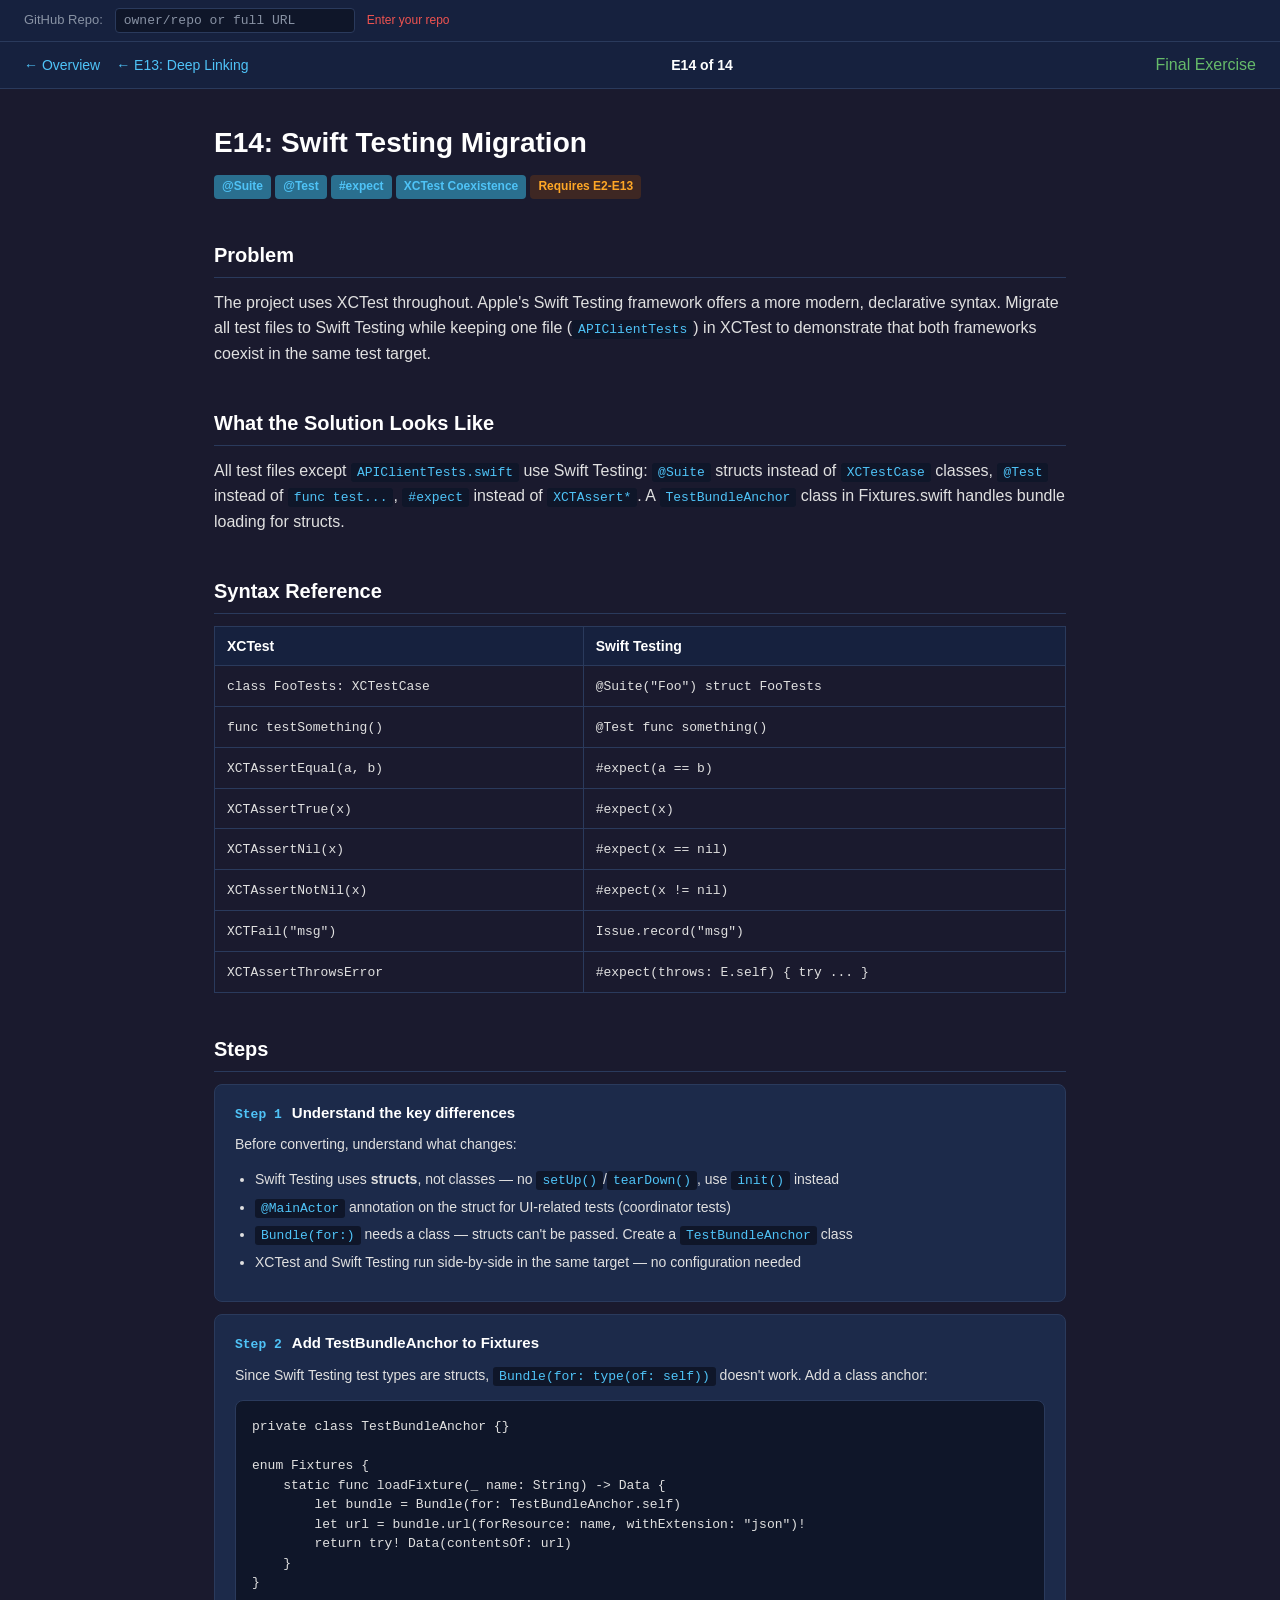
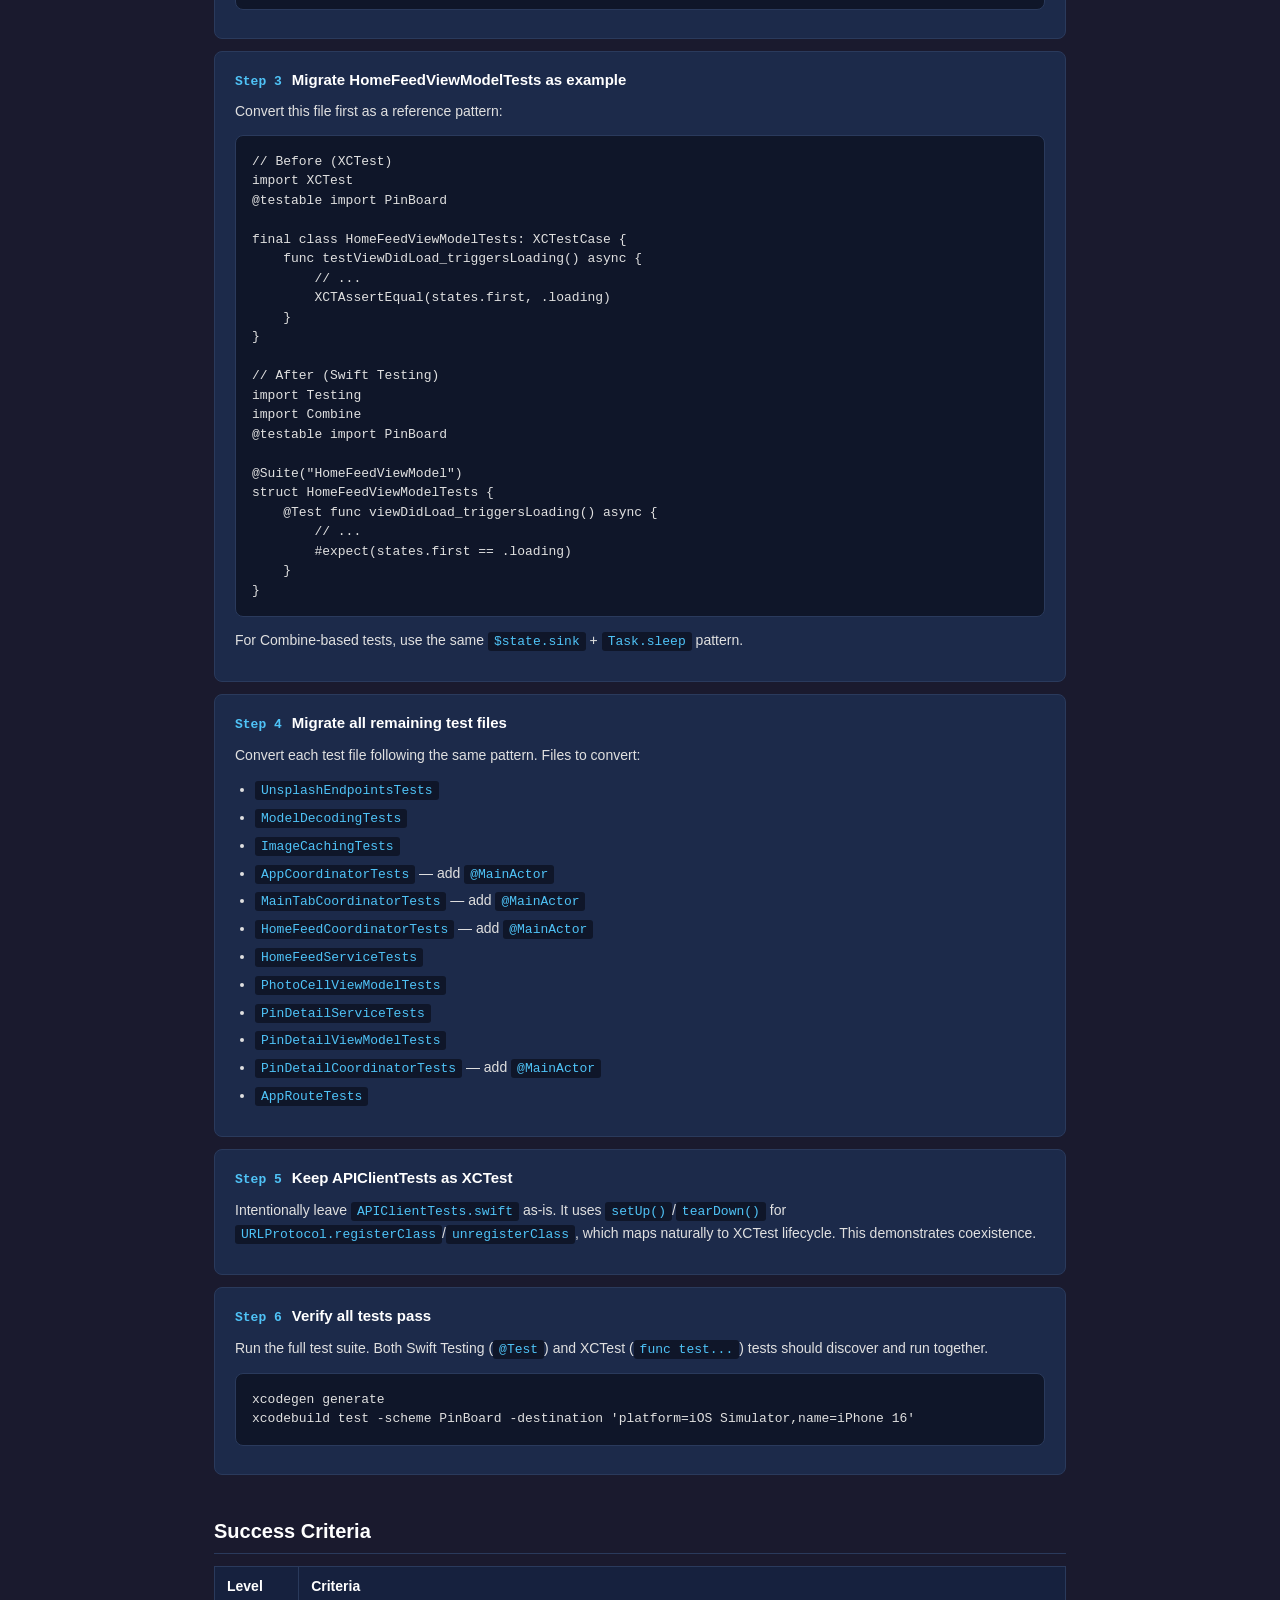
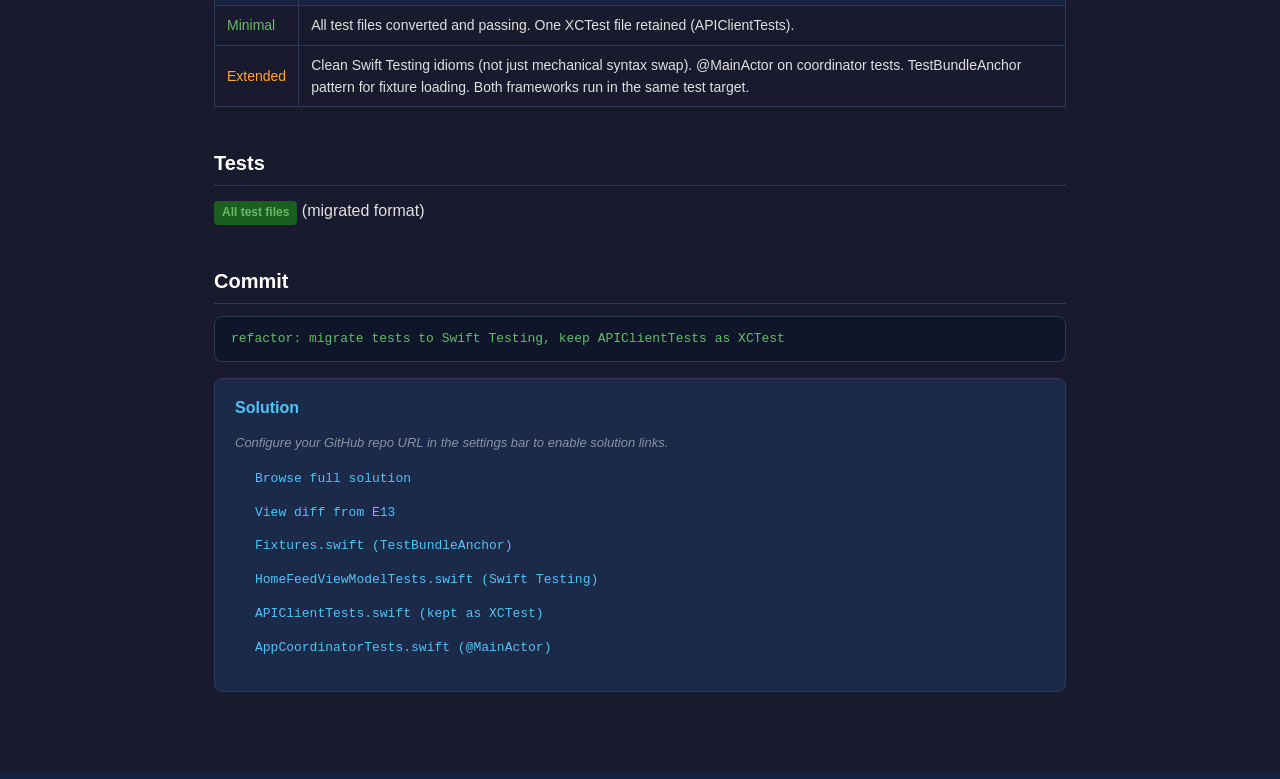
<file: exercises/e14-swift-testing.html>
<!DOCTYPE html>
<html lang="en">
<head>
  <meta charset="UTF-8">
  <meta name="viewport" content="width=device-width, initial-scale=1.0">
  <title>E14: Swift Testing Migration — PinBoard Course</title>
  <link rel="stylesheet" href="shared.css">
</head>
<body>

<div class="settings-bar">
  <label>GitHub Repo:</label>
  <input type="text" placeholder="owner/repo or full URL">
  <span class="status error">Enter your repo</span>
</div>

<nav class="nav-bar">
  <div class="nav-group">
    <a href="index.html">← Overview</a>
    <a href="e13-deep-linking.html">← E13: Deep Linking</a>
  </div>
  <span class="nav-title">E14 of 14</span>
  <div class="nav-group">
    <span style="color: var(--green);">Final Exercise</span>
  </div>
</nav>

<div class="container">

  <h1>E14: Swift Testing Migration</h1>
  <p class="subtitle">
    <span class="tag tag-topic">@Suite</span>
    <span class="tag tag-topic">@Test</span>
    <span class="tag tag-topic">#expect</span>
    <span class="tag tag-topic">XCTest Coexistence</span>
    <span class="tag tag-prereq">Requires E2-E13</span>
  </p>

  <h2>Problem</h2>
  <p>The project uses XCTest throughout. Apple's Swift Testing framework offers a more modern, declarative syntax. Migrate all test files to Swift Testing while keeping one file (<code>APIClientTests</code>) in XCTest to demonstrate that both frameworks coexist in the same test target.</p>

  <h2>What the Solution Looks Like</h2>
  <p>All test files except <code>APIClientTests.swift</code> use Swift Testing: <code>@Suite</code> structs instead of <code>XCTestCase</code> classes, <code>@Test</code> instead of <code>func test...</code>, <code>#expect</code> instead of <code>XCTAssert*</code>. A <code>TestBundleAnchor</code> class in Fixtures.swift handles bundle loading for structs.</p>

  <h2>Syntax Reference</h2>
  <table class="rubric">
    <thead><tr><th>XCTest</th><th>Swift Testing</th></tr></thead>
    <tbody>
      <tr><td><code>class FooTests: XCTestCase</code></td><td><code>@Suite("Foo") struct FooTests</code></td></tr>
      <tr><td><code>func testSomething()</code></td><td><code>@Test func something()</code></td></tr>
      <tr><td><code>XCTAssertEqual(a, b)</code></td><td><code>#expect(a == b)</code></td></tr>
      <tr><td><code>XCTAssertTrue(x)</code></td><td><code>#expect(x)</code></td></tr>
      <tr><td><code>XCTAssertNil(x)</code></td><td><code>#expect(x == nil)</code></td></tr>
      <tr><td><code>XCTAssertNotNil(x)</code></td><td><code>#expect(x != nil)</code></td></tr>
      <tr><td><code>XCTFail("msg")</code></td><td><code>Issue.record("msg")</code></td></tr>
      <tr><td><code>XCTAssertThrowsError</code></td><td><code>#expect(throws: E.self) { try ... }</code></td></tr>
    </tbody>
  </table>

  <h2>Steps</h2>

  <div class="step">
    <div class="step-header">
      <span class="step-num">Step 1</span>
      <span class="step-title">Understand the key differences</span>
    </div>
    <p>Before converting, understand what changes:</p>
    <ul>
      <li>Swift Testing uses <strong>structs</strong>, not classes — no <code>setUp()</code>/<code>tearDown()</code>, use <code>init()</code> instead</li>
      <li><code>@MainActor</code> annotation on the struct for UI-related tests (coordinator tests)</li>
      <li><code>Bundle(for:)</code> needs a class — structs can't be passed. Create a <code>TestBundleAnchor</code> class</li>
      <li>XCTest and Swift Testing run side-by-side in the same target — no configuration needed</li>
    </ul>
  </div>

  <div class="step">
    <div class="step-header">
      <span class="step-num">Step 2</span>
      <span class="step-title">Add TestBundleAnchor to Fixtures</span>
    </div>
    <p>Since Swift Testing test types are structs, <code>Bundle(for: type(of: self))</code> doesn't work. Add a class anchor:</p>
<pre><code>private class TestBundleAnchor {}

enum Fixtures {
    static func loadFixture(_ name: String) -> Data {
        let bundle = Bundle(for: TestBundleAnchor.self)
        let url = bundle.url(forResource: name, withExtension: "json")!
        return try! Data(contentsOf: url)
    }
}</code></pre>
  </div>

  <div class="step">
    <div class="step-header">
      <span class="step-num">Step 3</span>
      <span class="step-title">Migrate HomeFeedViewModelTests as example</span>
    </div>
    <p>Convert this file first as a reference pattern:</p>
<pre><code>// Before (XCTest)
import XCTest
@testable import PinBoard

final class HomeFeedViewModelTests: XCTestCase {
    func testViewDidLoad_triggersLoading() async {
        // ...
        XCTAssertEqual(states.first, .loading)
    }
}

// After (Swift Testing)
import Testing
import Combine
@testable import PinBoard

@Suite("HomeFeedViewModel")
struct HomeFeedViewModelTests {
    @Test func viewDidLoad_triggersLoading() async {
        // ...
        #expect(states.first == .loading)
    }
}</code></pre>
    <p>For Combine-based tests, use the same <code>$state.sink</code> + <code>Task.sleep</code> pattern.</p>
  </div>

  <div class="step">
    <div class="step-header">
      <span class="step-num">Step 4</span>
      <span class="step-title">Migrate all remaining test files</span>
    </div>
    <p>Convert each test file following the same pattern. Files to convert:</p>
    <ul>
      <li><code>UnsplashEndpointsTests</code></li>
      <li><code>ModelDecodingTests</code></li>
      <li><code>ImageCachingTests</code></li>
      <li><code>AppCoordinatorTests</code> — add <code>@MainActor</code></li>
      <li><code>MainTabCoordinatorTests</code> — add <code>@MainActor</code></li>
      <li><code>HomeFeedCoordinatorTests</code> — add <code>@MainActor</code></li>
      <li><code>HomeFeedServiceTests</code></li>
      <li><code>PhotoCellViewModelTests</code></li>
      <li><code>PinDetailServiceTests</code></li>
      <li><code>PinDetailViewModelTests</code></li>
      <li><code>PinDetailCoordinatorTests</code> — add <code>@MainActor</code></li>
      <li><code>AppRouteTests</code></li>
    </ul>
  </div>

  <div class="step">
    <div class="step-header">
      <span class="step-num">Step 5</span>
      <span class="step-title">Keep APIClientTests as XCTest</span>
    </div>
    <p>Intentionally leave <code>APIClientTests.swift</code> as-is. It uses <code>setUp()</code>/<code>tearDown()</code> for <code>URLProtocol.registerClass</code>/<code>unregisterClass</code>, which maps naturally to XCTest lifecycle. This demonstrates coexistence.</p>
  </div>

  <div class="step">
    <div class="step-header">
      <span class="step-num">Step 6</span>
      <span class="step-title">Verify all tests pass</span>
    </div>
    <p>Run the full test suite. Both Swift Testing (<code>@Test</code>) and XCTest (<code>func test...</code>) tests should discover and run together.</p>
<pre><code>xcodegen generate
xcodebuild test -scheme PinBoard -destination 'platform=iOS Simulator,name=iPhone 16'</code></pre>
  </div>

  <h2>Success Criteria</h2>
  <table class="rubric">
    <thead><tr><th>Level</th><th>Criteria</th></tr></thead>
    <tbody>
      <tr><td class="label-min">Minimal</td><td>All test files converted and passing. One XCTest file retained (APIClientTests).</td></tr>
      <tr><td class="label-ext">Extended</td><td>Clean Swift Testing idioms (not just mechanical syntax swap). @MainActor on coordinator tests. TestBundleAnchor pattern for fixture loading. Both frameworks run in the same test target.</td></tr>
    </tbody>
  </table>

  <h2>Tests</h2>
  <p><span class="tag tag-test">All test files</span> (migrated format)</p>

  <h2>Commit</h2>
  <div class="commit-msg">refactor: migrate tests to Swift Testing, keep APIClientTests as XCTest</div>

  <div class="solution-links">
    <h3>Solution</h3>
    <p class="no-repo">Configure your GitHub repo URL in the settings bar to enable solution links.</p>
    <ul>
      <li><a data-branch="e14" target="_blank">Browse full solution</a></li>
      <li><a data-diff="e13..e14" target="_blank">View diff from E13</a></li>
      <li><a data-branch="e14" data-path="PinBoardTests/Mocks/Fixtures.swift" target="_blank">Fixtures.swift (TestBundleAnchor)</a></li>
      <li><a data-branch="e14" data-path="PinBoardTests/Features/HomeFeed/HomeFeedViewModelTests.swift" target="_blank">HomeFeedViewModelTests.swift (Swift Testing)</a></li>
      <li><a data-branch="e14" data-path="PinBoardTests/Core/APIClientTests.swift" target="_blank">APIClientTests.swift (kept as XCTest)</a></li>
      <li><a data-branch="e14" data-path="PinBoardTests/App/AppCoordinatorTests.swift" target="_blank">AppCoordinatorTests.swift (@MainActor)</a></li>
    </ul>
  </div>

</div>

<nav class="nav-bar">
  <div class="nav-group">
    <a href="index.html">← Overview</a>
    <a href="e13-deep-linking.html">← E13: Deep Linking</a>
  </div>
  <span class="nav-title">E14 of 14</span>
  <div class="nav-group">
    <span style="color: var(--green);">Final Exercise</span>
  </div>
</nav>

<script src="shared.js"></script>
</body>
</html>
</file>
<file: exercises/shared.css>
/* PinBoard Course — Shared Styles */
:root {
  --bg: #1a1a2e;
  --bg-surface: #16213e;
  --bg-card: #1c2a4a;
  --bg-code: #0f1629;
  --text: #e0e0e0;
  --text-muted: #8892a4;
  --text-heading: #ffffff;
  --accent: #4fc3f7;
  --accent-hover: #81d4fa;
  --accent-dim: #2a6f8f;
  --green: #66bb6a;
  --green-dim: #1b5e20;
  --orange: #ffa726;
  --red: #ef5350;
  --border: #2a3a5c;
  --radius: 8px;
}

* { box-sizing: border-box; margin: 0; padding: 0; }

body {
  font-family: -apple-system, BlinkMacSystemFont, 'SF Pro Text', 'Helvetica Neue', sans-serif;
  background: var(--bg);
  color: var(--text);
  line-height: 1.6;
  min-height: 100vh;
}

/* Settings Bar */
.settings-bar {
  position: sticky;
  top: 0;
  z-index: 100;
  background: var(--bg-surface);
  border-bottom: 1px solid var(--border);
  padding: 8px 24px;
  display: flex;
  align-items: center;
  gap: 12px;
  font-size: 13px;
}

.settings-bar label {
  color: var(--text-muted);
  white-space: nowrap;
}

.settings-bar input[type="text"] {
  background: var(--bg-code);
  border: 1px solid var(--border);
  border-radius: 4px;
  color: var(--text);
  padding: 4px 8px;
  font-size: 13px;
  font-family: 'SF Mono', Menlo, monospace;
  width: 240px;
}

.settings-bar input[type="text"]::placeholder {
  color: var(--text-muted);
}

.settings-bar .status {
  color: var(--green);
  font-size: 12px;
}

.settings-bar .status.error {
  color: var(--red);
}

/* Navigation */
.nav-bar {
  background: var(--bg-surface);
  border-bottom: 1px solid var(--border);
  padding: 10px 24px;
  display: flex;
  align-items: center;
  justify-content: space-between;
  gap: 16px;
}

.nav-bar a {
  color: var(--accent);
  text-decoration: none;
  font-size: 14px;
}

.nav-bar a:hover { color: var(--accent-hover); }

.nav-bar .nav-title {
  color: var(--text-heading);
  font-weight: 600;
  font-size: 14px;
}

.nav-bar .nav-group {
  display: flex;
  gap: 16px;
  align-items: center;
}

/* Main Content */
.container {
  max-width: 900px;
  margin: 0 auto;
  padding: 32px 24px 64px;
}

h1 {
  color: var(--text-heading);
  font-size: 28px;
  font-weight: 700;
  margin-bottom: 8px;
}

h2 {
  color: var(--text-heading);
  font-size: 20px;
  font-weight: 600;
  margin-top: 40px;
  margin-bottom: 12px;
  padding-bottom: 6px;
  border-bottom: 1px solid var(--border);
}

h3 {
  color: var(--accent);
  font-size: 16px;
  font-weight: 600;
  margin-top: 24px;
  margin-bottom: 8px;
}

p { margin-bottom: 12px; }

.subtitle {
  color: var(--text-muted);
  font-size: 15px;
  margin-bottom: 32px;
}

/* Exercise List (overview page) */
.exercise-list {
  list-style: none;
  display: flex;
  flex-direction: column;
  gap: 8px;
}

.exercise-item {
  background: var(--bg-card);
  border: 1px solid var(--border);
  border-radius: var(--radius);
  padding: 16px 20px;
  display: flex;
  align-items: center;
  gap: 16px;
  transition: border-color 0.15s;
}

.exercise-item:hover { border-color: var(--accent-dim); }

.exercise-item a {
  color: var(--text-heading);
  text-decoration: none;
  font-weight: 500;
  flex: 1;
}

.exercise-item a:hover { color: var(--accent); }

.exercise-item .number {
  color: var(--accent);
  font-weight: 700;
  font-size: 14px;
  font-family: 'SF Mono', Menlo, monospace;
  min-width: 32px;
}

.exercise-item .topic {
  color: var(--text-muted);
  font-size: 13px;
  margin-left: auto;
  white-space: nowrap;
}

.exercise-item .check {
  width: 20px;
  height: 20px;
  border: 2px solid var(--border);
  border-radius: 4px;
  cursor: pointer;
  flex-shrink: 0;
  display: flex;
  align-items: center;
  justify-content: center;
  color: transparent;
  font-size: 14px;
  transition: all 0.15s;
}

.exercise-item .check.done {
  background: var(--green-dim);
  border-color: var(--green);
  color: var(--green);
}

/* Step Cards */
.step {
  background: var(--bg-card);
  border: 1px solid var(--border);
  border-radius: var(--radius);
  padding: 16px 20px;
  margin-bottom: 12px;
}

.step-header {
  display: flex;
  align-items: baseline;
  gap: 10px;
  margin-bottom: 8px;
}

.step-num {
  color: var(--accent);
  font-family: 'SF Mono', Menlo, monospace;
  font-weight: 700;
  font-size: 13px;
}

.step-title {
  color: var(--text-heading);
  font-weight: 600;
  font-size: 15px;
}

.step p { font-size: 14px; }

/* Code Blocks */
pre {
  background: var(--bg-code);
  border: 1px solid var(--border);
  border-radius: var(--radius);
  padding: 16px;
  overflow-x: auto;
  margin: 12px 0;
  font-size: 13px;
  line-height: 1.5;
  position: relative;
}

/* Copy Button */
.copy-btn {
  position: absolute;
  top: 6px;
  right: 6px;
  background: var(--bg-surface);
  border: 1px solid var(--border);
  border-radius: 4px;
  color: var(--text-muted);
  font-size: 11px;
  font-family: -apple-system, BlinkMacSystemFont, 'SF Pro Text', sans-serif;
  padding: 2px 8px;
  cursor: pointer;
  opacity: 0;
  transition: opacity 0.15s, color 0.15s, border-color 0.15s;
}

pre:hover .copy-btn { opacity: 1; }

.copy-btn:hover {
  color: var(--accent);
  border-color: var(--accent-dim);
}

.copy-btn.copied {
  color: var(--green);
  border-color: var(--green-dim);
  opacity: 1;
}

/* Copy filename button on solution summaries */
.copy-name {
  display: inline-block;
  margin-left: 6px;
  background: var(--bg-code);
  border: 1px solid var(--border);
  border-radius: 3px;
  color: var(--text-muted);
  font-size: 10px;
  font-family: -apple-system, BlinkMacSystemFont, 'SF Pro Text', sans-serif;
  padding: 0 5px;
  cursor: pointer;
  vertical-align: middle;
  line-height: 18px;
  transition: color 0.15s, border-color 0.15s;
}

.copy-name:hover {
  color: var(--accent);
  border-color: var(--accent-dim);
}

.copy-name.copied {
  color: var(--green);
  border-color: var(--green-dim);
}

code {
  font-family: 'SF Mono', Menlo, monospace;
  font-size: 13px;
}

p code, li code {
  background: var(--bg-code);
  padding: 2px 6px;
  border-radius: 3px;
  color: var(--accent);
}

/* Rubric Table */
.rubric {
  width: 100%;
  border-collapse: collapse;
  margin: 12px 0;
  font-size: 14px;
}

.rubric th {
  text-align: left;
  padding: 8px 12px;
  background: var(--bg-surface);
  color: var(--text-heading);
  border: 1px solid var(--border);
  font-weight: 600;
}

.rubric td {
  padding: 8px 12px;
  border: 1px solid var(--border);
}

.rubric .label-min { color: var(--green); }
.rubric .label-ext { color: var(--orange); }

/* Hint (collapsible) */
details {
  background: var(--bg-card);
  border: 1px solid var(--border);
  border-radius: var(--radius);
  margin: 12px 0;
  padding: 0;
}

details summary {
  padding: 10px 16px;
  cursor: pointer;
  color: var(--orange);
  font-size: 14px;
  font-weight: 500;
  user-select: none;
}

details summary:hover { color: var(--accent-hover); }

details[open] summary { border-bottom: 1px solid var(--border); }

details .hint-body {
  padding: 12px 16px;
  font-size: 14px;
}

/* Solution Links */
.solution-links {
  background: var(--bg-card);
  border: 1px solid var(--border);
  border-radius: var(--radius);
  padding: 16px 20px;
  margin: 16px 0;
}

.solution-links h3 {
  margin-top: 0;
  margin-bottom: 12px;
}

.solution-links ul {
  list-style: none;
  display: flex;
  flex-direction: column;
  gap: 6px;
}

.solution-links a {
  color: var(--accent);
  text-decoration: none;
  font-family: 'SF Mono', Menlo, monospace;
  font-size: 13px;
}

.solution-links a:hover { color: var(--accent-hover); }

.solution-links .no-repo {
  color: var(--text-muted);
  font-style: italic;
  font-size: 13px;
}

/* Commit Message */
.commit-msg {
  background: var(--bg-code);
  border: 1px solid var(--border);
  border-radius: var(--radius);
  padding: 12px 16px;
  font-family: 'SF Mono', Menlo, monospace;
  font-size: 13px;
  color: var(--green);
  margin: 8px 0;
}

/* Tags */
.tag {
  display: inline-block;
  padding: 2px 8px;
  border-radius: 4px;
  font-size: 12px;
  font-weight: 600;
}

.tag-topic { background: var(--accent-dim); color: var(--accent); }
.tag-prereq { background: #3e2723; color: var(--orange); }
.tag-test { background: var(--green-dim); color: var(--green); }

/* Lists */
ul, ol {
  margin: 8px 0 12px 20px;
  font-size: 14px;
}

li { margin-bottom: 4px; }

/* Topic Map Table (overview) */
.topic-map {
  width: 100%;
  border-collapse: collapse;
  margin: 12px 0;
  font-size: 14px;
}

.topic-map th {
  text-align: left;
  padding: 10px 12px;
  background: var(--bg-surface);
  color: var(--text-heading);
  border: 1px solid var(--border);
}

.topic-map td {
  padding: 10px 12px;
  border: 1px solid var(--border);
}

.topic-map td:first-child {
  font-family: 'SF Mono', Menlo, monospace;
  color: var(--accent);
  font-weight: 600;
  white-space: nowrap;
}

/* Responsive */
@media (max-width: 640px) {
  .container { padding: 20px 16px 48px; }
  .settings-bar { flex-wrap: wrap; }
  .exercise-item .topic { display: none; }
  .nav-bar { flex-wrap: wrap; gap: 8px; }
}
</file>
